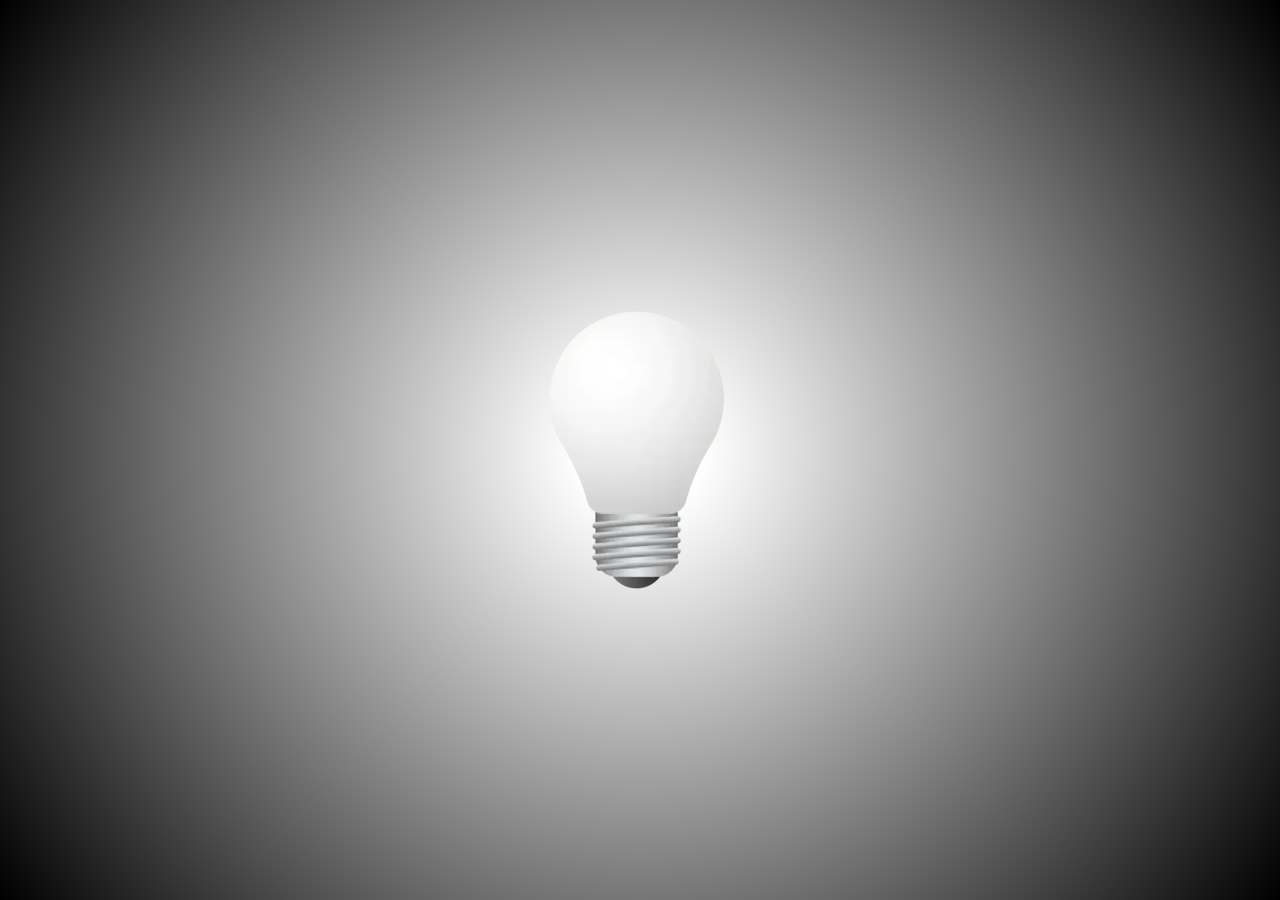
<file: Lampada - Atividade/index.html>
<!DOCTYPE html>
<html lang="pt-BR">
<head>
    <meta charset="UTF-8">
    <meta name="viewport" content="width=device-width, initial-scale=1.0">
    <title>Lâmpada</title>
    <link rel="stylesheet" href="style.css">
    <script src="script.js" defer></script>
</head>
<body>
    <div class="container">
        <img id="lamp" src="assets/lamp_off.png" alt="Lâmpada apagada">     
    </div>
</body>
</html>
</file>
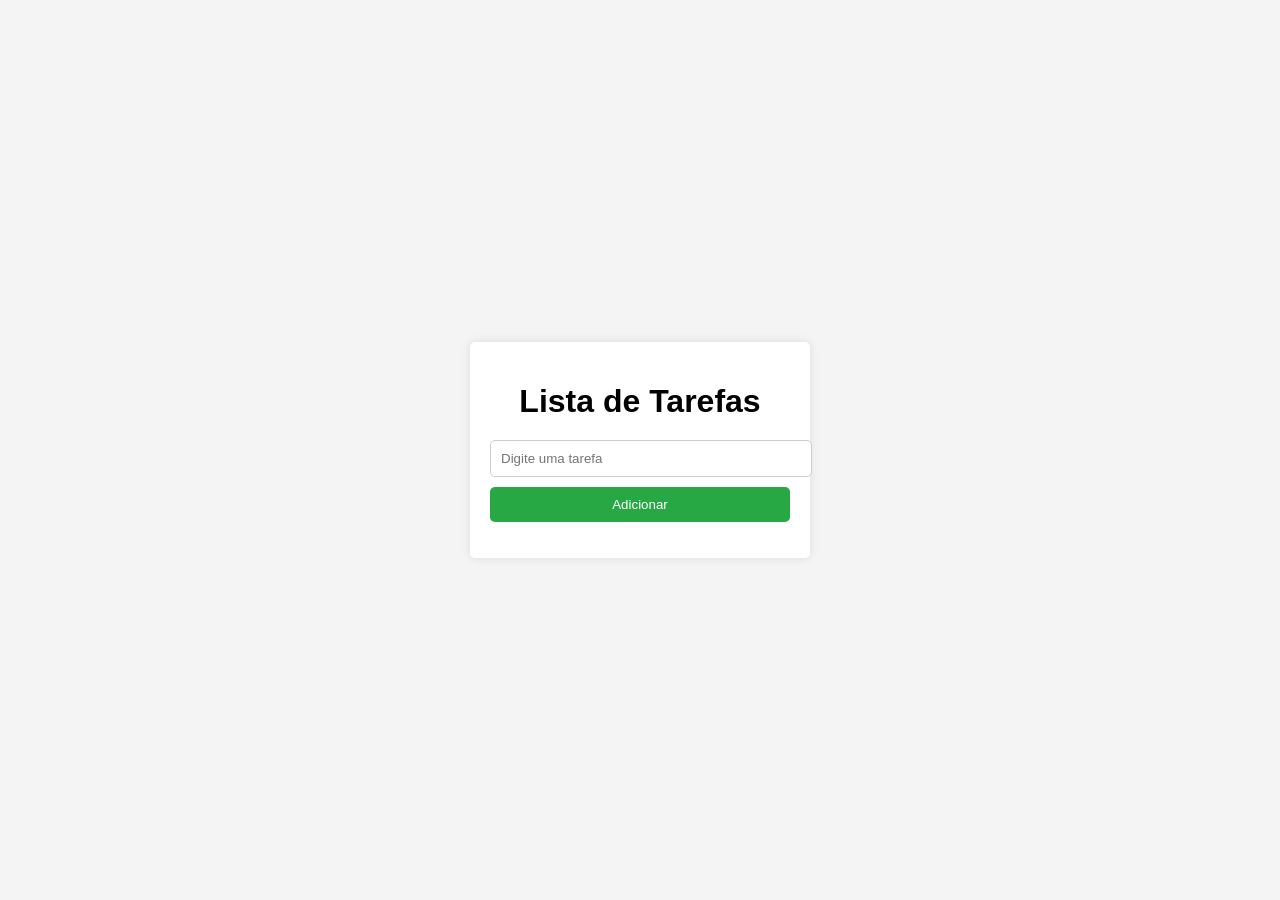
<file: Lista - Atividade/index.html>
<!DOCTYPE html>
<html lang="pt-BR">
<head>
    <meta charset="UTF-8">
    <meta name="viewport" content="width=device-width, initial-scale=1.0">
    <title>Lista de tarefas</title>
    <link rel="stylesheet" href="style.css">
    <script src="script.js" defer></script>
</head>
<body>
    <div class="container">
        <h1>Lista de Tarefas</h1>
        <input type="text" id="taskInput" placeholder="Digite uma tarefa">
        <button id="addTaskButton">Adicionar</button>
        <ul id="taskList"></ul>
    </div>
</body>
</html>
</file>
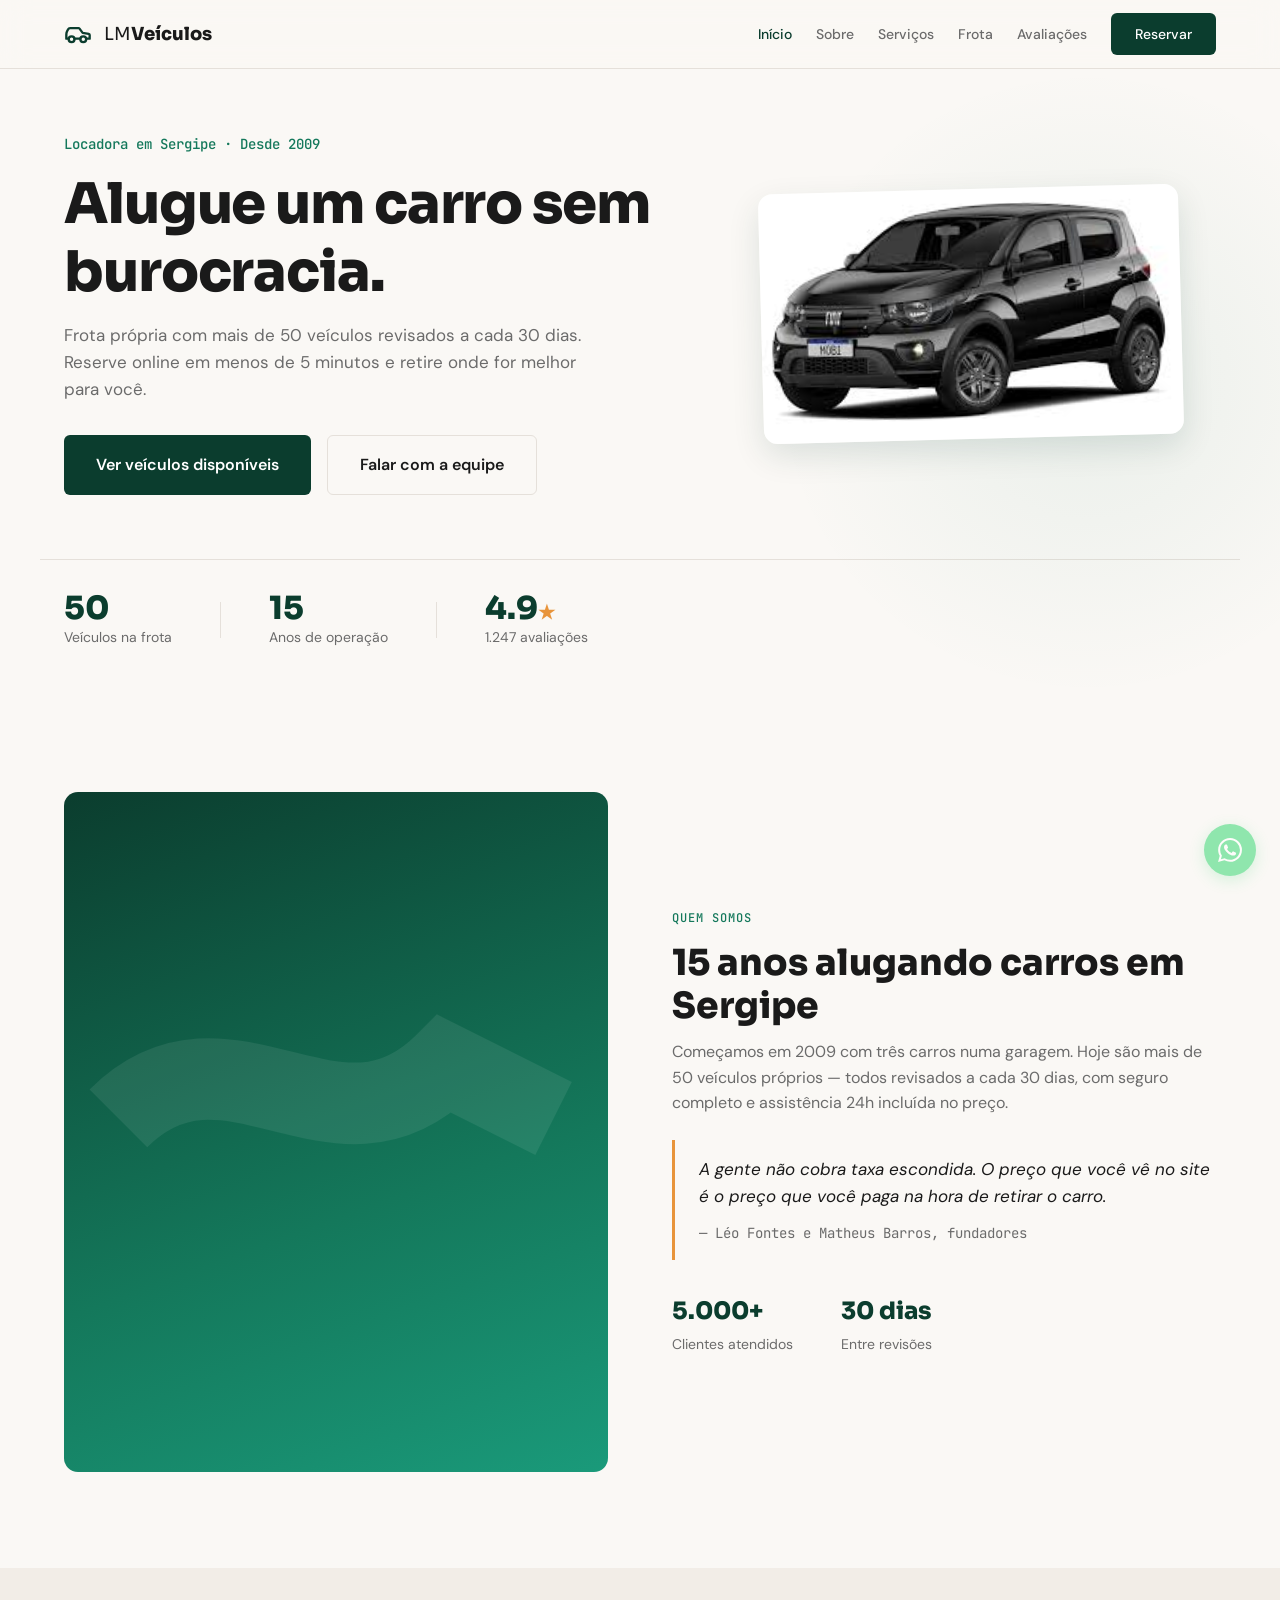
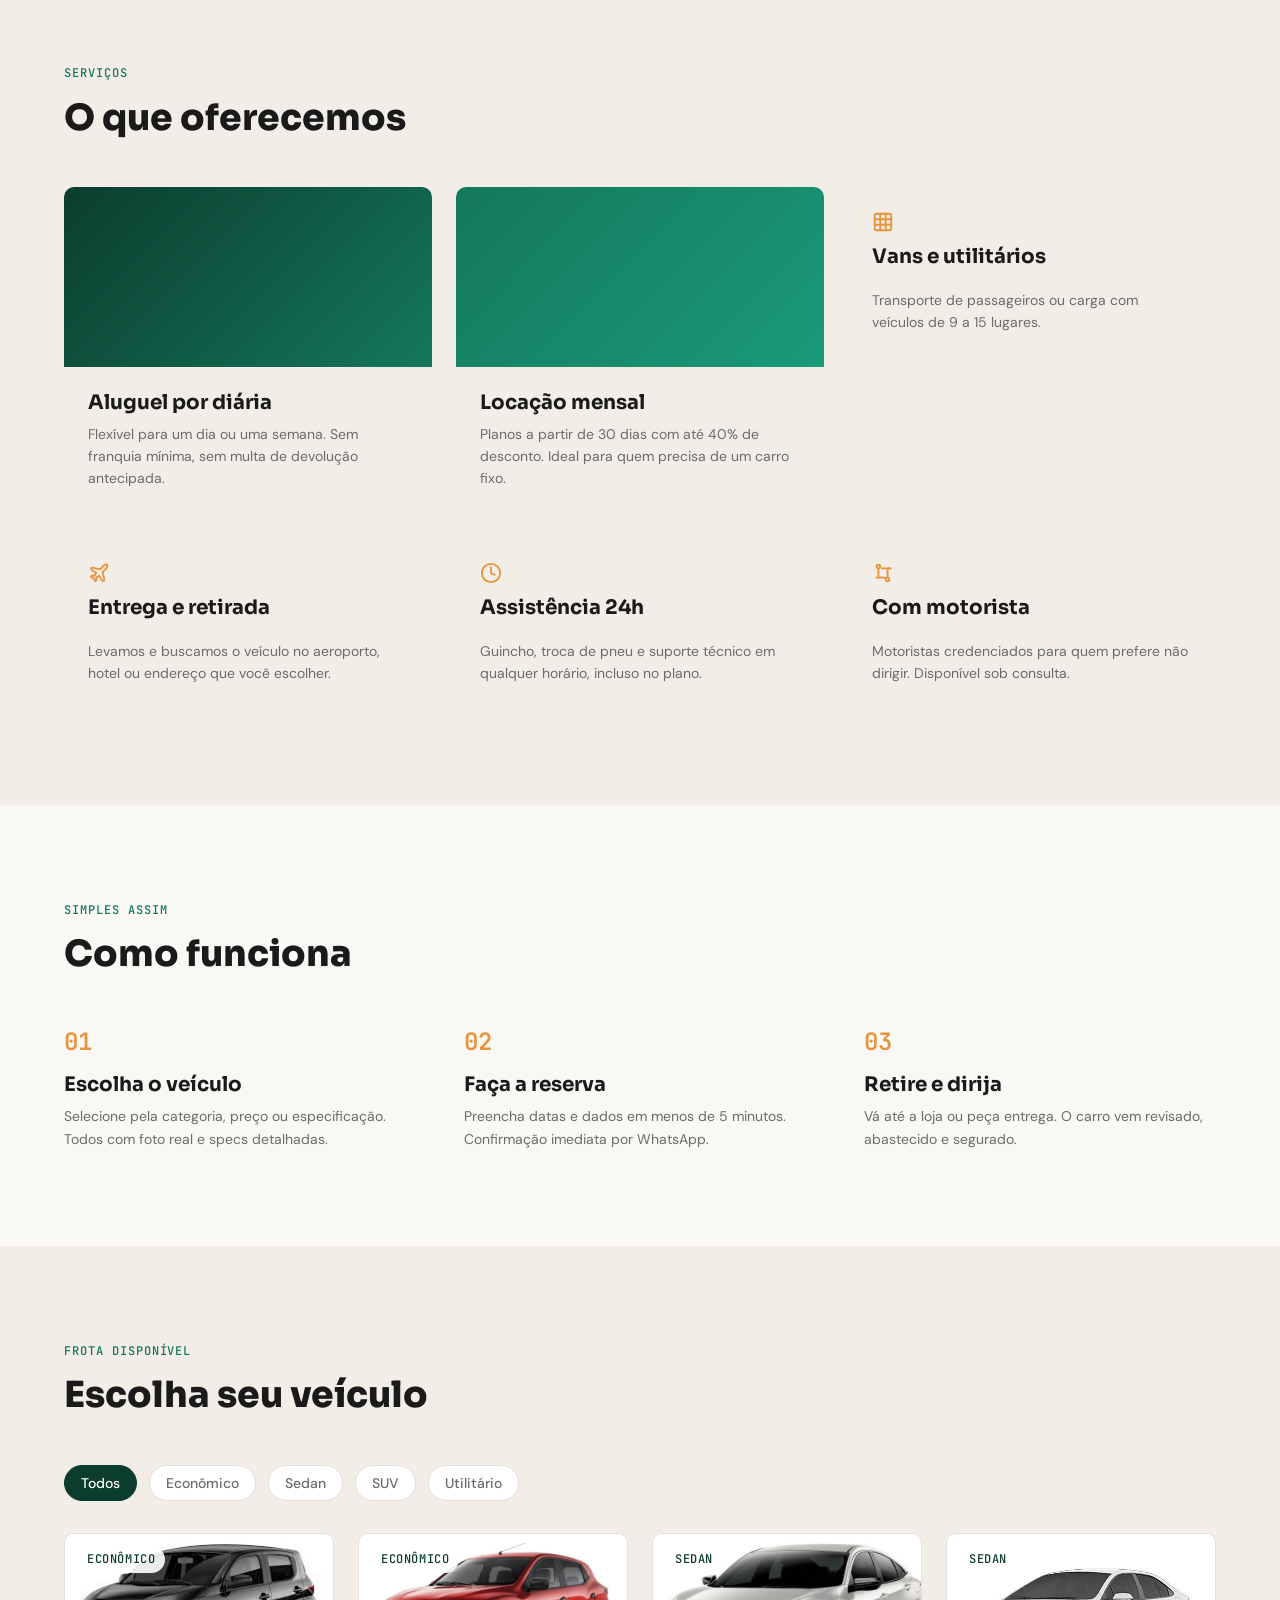
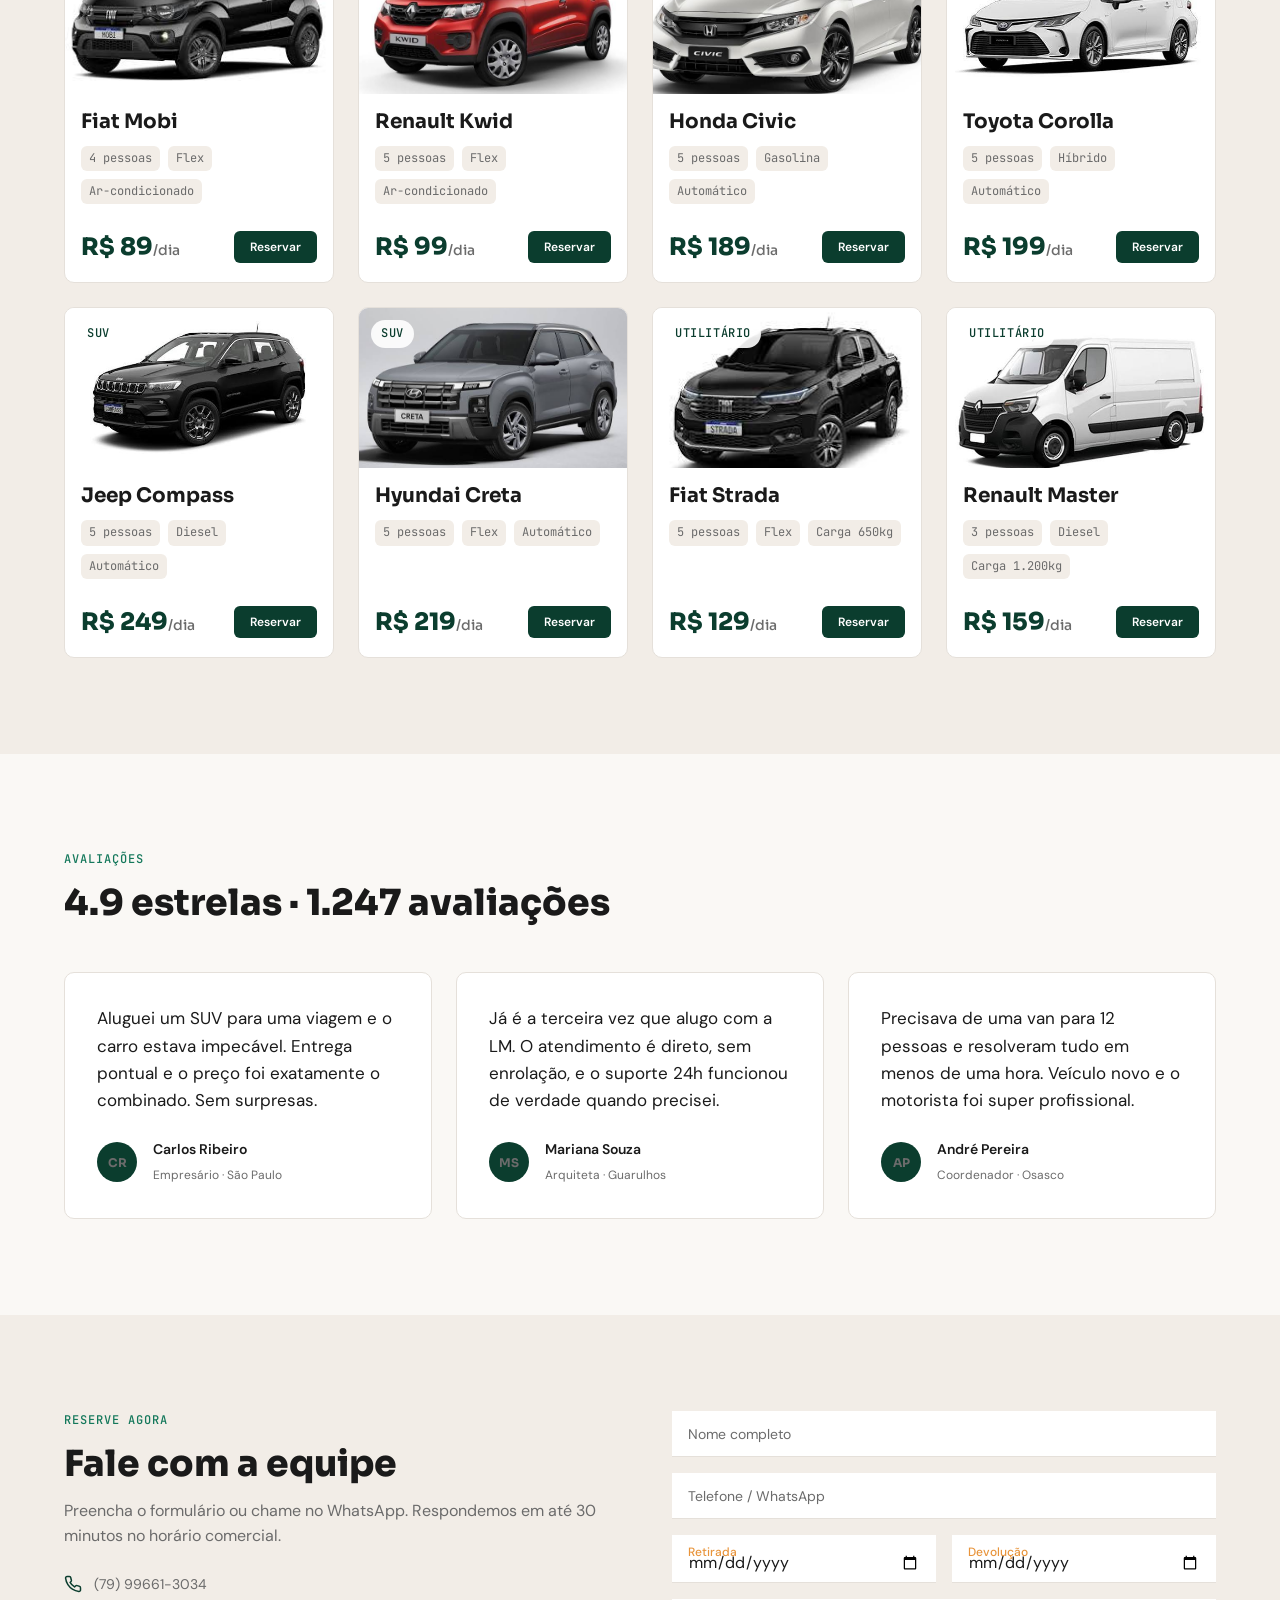
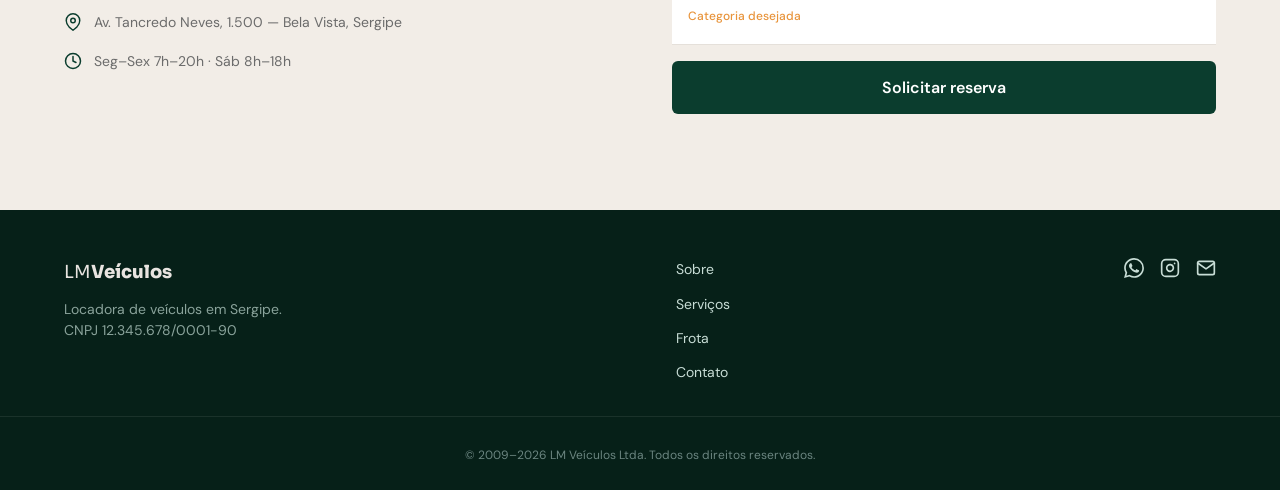
<file: lm veiculos/index.html>
<!DOCTYPE html>
<html lang="pt-BR" data-theme="light">
<head>
  <meta charset="UTF-8" />
  <meta name="viewport" content="width=device-width, initial-scale=1.0" />
  <meta name="description" content="LM Veículos — Locadora de veículos em São Paulo. Frota revisada, preços justos e atendimento direto. Reserve em minutos." />
  <title>LM Veículos — Locadora em Sergipe</title>
  <link rel="preconnect" href="https://fonts.googleapis.com" />
  <link rel="preconnect" href="https://fonts.gstatic.com" crossorigin />
  <link href="https://fonts.googleapis.com/css2?family=Sora:wght@400;600;700;800&family=DM+Sans:wght@400;500;600&family=JetBrains+Mono:wght@500;600&display=swap" rel="stylesheet" />
  <link rel="stylesheet" href="assets/css/tokens.css" />
  <link rel="stylesheet" href="assets/css/base.css" />
  <link rel="stylesheet" href="assets/css/layout.css" />
  <link rel="stylesheet" href="assets/css/components.css" />
</head>
<body>

  <!-- HEADER -->
  <header class="header" id="header">
    <div class="container header__inner">
      <a href="#hero" class="logo" aria-label="LM Veículos">
        <svg class="logo__icon" width="28" height="28" viewBox="0 0 24 24" fill="none" stroke="currentColor" stroke-width="2" stroke-linecap="round" stroke-linejoin="round" aria-hidden="true">
          <path d="M14 16H9m10 0h3v-3.15a1 1 0 0 0-.84-.99L16 11l-2.7-3.6a1 1 0 0 0-.8-.4H5.24a2 2 0 0 0-1.8 1.1l-.8 1.63A6 6 0 0 0 2 12.42V16h2"/>
          <circle cx="6.5" cy="16.5" r="2.5"/>
          <circle cx="16.5" cy="16.5" r="2.5"/>
        </svg>
        <span class="logo__text">LM<strong>Veículos</strong></span>
      </a>

      <nav class="nav" id="nav" aria-label="Navegação principal">
        <button class="nav__toggle" id="navToggle" aria-label="Abrir menu" aria-expanded="false" aria-controls="navList">
          <span></span><span></span><span></span>
        </button>
        <ul class="nav__list" id="navList">
          <li><a href="#hero"        class="nav__link">Início</a></li>
          <li><a href="#sobre"       class="nav__link">Sobre</a></li>
          <li><a href="#servicos"    class="nav__link">Serviços</a></li>
          <li><a href="#frota"       class="nav__link">Frota</a></li>
          <li><a href="#depoimentos" class="nav__link">Avaliações</a></li>
          <li><a href="#contato"     class="nav__link nav__link--cta">Reservar</a></li>
        </ul>
      </nav>
    </div>
  </header>

  <main>

    <!-- HERO -->
    <section class="hero" id="hero">
      <div class="container hero__inner">
        <div class="hero__text reveal">
          <p class="hero__eyebrow">Locadora em Sergipe · Desde 2009</p>
          <h1 class="hero__title">Alugue um carro sem burocracia.</h1>
          <p class="hero__desc">
            Frota própria com mais de 50 veículos revisados a cada 30 dias.
            Reserve online em menos de 5 minutos e retire onde for melhor para você.
          </p>
          <div class="hero__actions">
            <a href="#frota" class="btn btn--primary btn--lg">Ver veículos disponíveis</a>
            <a href="#contato" class="btn btn--outline btn--lg">Falar com a equipe</a>
          </div>
        </div>
        <div class="hero__visual reveal" aria-hidden="true">
          <div class="hero__visual-card">
            <div class="hero__visual-img"></div>
            <div class="hero__visual-info">
              <span class="hero__visual-tag">Disponível agora</span>
              <span class="hero__visual-price">R$ 89/dia</span>
            </div>
          </div>
        </div>
      </div>

      <div class="container hero__stats reveal">
        <div class="hero__stat">
          <span class="hero__stat-num" data-count="50">0</span>
          <span class="hero__stat-label">Veículos na frota</span>
        </div>
        <span class="hero__stat-divider"></span>
        <div class="hero__stat">
          <span class="hero__stat-num" data-count="15">0</span>
          <span class="hero__stat-label">Anos de operação</span>
        </div>
        <span class="hero__stat-divider"></span>
        <div class="hero__stat">
          <span class="hero__stat-num">4.9<small>★</small></span>
          <span class="hero__stat-label">1.247 avaliações</span>
        </div>
      </div>
    </section>

    <!-- SOBRE -->
    <section class="section sobre" id="sobre">
      <div class="container sobre__grid">
        <div class="sobre__img reveal" aria-hidden="true"></div>
        <div class="sobre__text reveal">
          <p class="eyebrow">Quem somos</p>
          <h2 class="section__title">15 anos alugando carros em Sergipe</h2>
          <p class="section__text">
            Começamos em 2009 com três carros numa garagem. Hoje são mais de 50
            veículos próprios — todos revisados a cada 30 dias, com seguro completo
            e assistência 24h incluída no preço.
          </p>
          <blockquote class="sobre__quote">
            A gente não cobra taxa escondida. O preço que você vê no site é o
            preço que você paga na hora de retirar o carro.
            <cite>— Léo Fontes e Matheus Barros, fundadores</cite>
          </blockquote>
          <div class="sobre__metrics">
            <div class="sobre__metric">
              <span class="sobre__metric-num">5.000+</span>
              <span class="sobre__metric-label">Clientes atendidos</span>
            </div>
            <div class="sobre__metric">
              <span class="sobre__metric-num">30 dias</span>
              <span class="sobre__metric-label">Entre revisões</span>
            </div>
          </div>
        </div>
      </div>
    </section>

    <!-- SERVIÇOS -->
    <section class="section section--alt servicos" id="servicos">
      <div class="container">
        <div class="section__head reveal">
          <p class="eyebrow">Serviços</p>
          <h2 class="section__title">O que oferecemos</h2>
        </div>
        <div class="servicos__grid reveal">
          <article class="servico servico--lg">
            <div class="servico__img servico__img--1"></div>
            <div class="servico__body">
              <h3 class="servico__title">Aluguel por diária</h3>
              <p class="servico__text">Flexível para um dia ou uma semana. Sem franquia mínima, sem multa de devolução antecipada.</p>
            </div>
          </article>
          <article class="servico servico--lg">
            <div class="servico__img servico__img--2"></div>
            <div class="servico__body">
              <h3 class="servico__title">Locação mensal</h3>
              <p class="servico__text">Planos a partir de 30 dias com até 40% de desconto. Ideal para quem precisa de um carro fixo.</p>
            </div>
          </article>
          <article class="servico">
            <div class="servico__body servico__body--sm">
              <svg width="22" height="22" viewBox="0 0 24 24" fill="none" stroke="currentColor" stroke-width="2" stroke-linecap="round" stroke-linejoin="round"><rect x="3" y="3" width="18" height="18" rx="2"/><path d="M9 3v18M15 3v18M3 9h18M3 15h18"/></svg>
              <h3 class="servico__title">Vans e utilitários</h3>
              <p class="servico__text">Transporte de passageiros ou carga com veículos de 9 a 15 lugares.</p>
            </div>
          </article>
          <article class="servico">
            <div class="servico__body servico__body--sm">
              <svg width="22" height="22" viewBox="0 0 24 24" fill="none" stroke="currentColor" stroke-width="2" stroke-linecap="round" stroke-linejoin="round"><path d="M17.8 19.2 16 11l3.5-3.5C21 6 21.5 4 21 3c-1-.5-3 0-4.5 1.5L13 8 4.8 6.2c-.5-.1-.9.1-1.1.5l-.3.5c-.2.5-.1 1 .3 1.3L9 12l-2 3H4l-1 1 3 2 2 3 1-1v-3l3-2 3.5 5.3c.3.4.8.5 1.3.3l.5-.2c.4-.3.6-.7.5-1.2z"/></svg>
              <h3 class="servico__title">Entrega e retirada</h3>
              <p class="servico__text">Levamos e buscamos o veículo no aeroporto, hotel ou endereço que você escolher.</p>
            </div>
          </article>
          <article class="servico">
            <div class="servico__body servico__body--sm">
              <svg width="22" height="22" viewBox="0 0 24 24" fill="none" stroke="currentColor" stroke-width="2" stroke-linecap="round" stroke-linejoin="round"><circle cx="12" cy="12" r="10"/><path d="M12 6v6l4 2"/></svg>
              <h3 class="servico__title">Assistência 24h</h3>
              <p class="servico__text">Guincho, troca de pneu e suporte técnico em qualquer horário, incluso no plano.</p>
            </div>
          </article>
          <article class="servico">
            <div class="servico__body servico__body--sm">
              <svg width="22" height="22" viewBox="0 0 24 24" fill="none" stroke="currentColor" stroke-width="2" stroke-linecap="round" stroke-linejoin="round"><path d="M20 7h-9M14 17H5M17 17a2 2 0 1 0 0 4 2 2 0 0 0 0-4zM7 3a2 2 0 1 0 0 4 2 2 0 0 0 0-4z"/><path d="M7 7v10M17 17V7h3"/></svg>
              <h3 class="servico__title">Com motorista</h3>
              <p class="servico__text">Motoristas credenciados para quem prefere não dirigir. Disponível sob consulta.</p>
            </div>
          </article>
        </div>
      </div>
    </section>

    <!-- COMO FUNCIONA -->
    <section class="section como-funciona" id="como-funciona">
      <div class="container">
        <div class="section__head reveal">
          <p class="eyebrow">Simples assim</p>
          <h2 class="section__title">Como funciona</h2>
        </div>
        <div class="passos reveal">
          <div class="passo">
            <span class="passo__num">01</span>
            <h3 class="passo__title">Escolha o veículo</h3>
            <p class="passo__text">Selecione pela categoria, preço ou especificação. Todos com foto real e specs detalhadas.</p>
          </div>
          <div class="passo">
            <span class="passo__num">02</span>
            <h3 class="passo__title">Faça a reserva</h3>
            <p class="passo__text">Preencha datas e dados em menos de 5 minutos. Confirmação imediata por WhatsApp.</p>
          </div>
          <div class="passo">
            <span class="passo__num">03</span>
            <h3 class="passo__title">Retire e dirija</h3>
            <p class="passo__text">Vá até a loja ou peça entrega. O carro vem revisado, abastecido e segurado.</p>
          </div>
        </div>
      </div>
    </section>

    <!-- FROTA -->
    <section class="section section--alt frota" id="frota">
      <div class="container">
        <div class="section__head reveal">
          <p class="eyebrow">Frota disponível</p>
          <h2 class="section__title">Escolha seu veículo</h2>
        </div>
        <div class="frota__filtros reveal" id="frotaFiltros">
          <button class="chip chip--active" data-filter="todos">Todos</button>
          <button class="chip" data-filter="economico">Econômico</button>
          <button class="chip" data-filter="sedan">Sedan</button>
          <button class="chip" data-filter="suv">SUV</button>
          <button class="chip" data-filter="utilitario">Utilitário</button>
        </div>
        <div class="frota__grid reveal" id="frotaGrid">

          <article class="card veiculo" data-categoria="economico">
            <div class="veiculo__img veiculo__img--1"><span class="veiculo__tag">Econômico</span></div>
            <div class="veiculo__body">
              <h3 class="veiculo__name">Fiat Mobi</h3>
              <div class="veiculo__specs">
                <span>4 pessoas</span><span>Flex</span><span>Ar-condicionado</span>
              </div>
              <div class="veiculo__footer">
                <span class="veiculo__price">R$ 89<span>/dia</span></span>
                <button class="btn btn--primary btn--sm js-reservar" data-veiculo="Fiat Mobi">Reservar</button>
              </div>
            </div>
          </article>

          <article class="card veiculo" data-categoria="economico">
            <div class="veiculo__img veiculo__img--2"><span class="veiculo__tag">Econômico</span></div>
            <div class="veiculo__body">
              <h3 class="veiculo__name">Renault Kwid</h3>
              <div class="veiculo__specs">
                <span>5 pessoas</span><span>Flex</span><span>Ar-condicionado</span>
              </div>
              <div class="veiculo__footer">
                <span class="veiculo__price">R$ 99<span>/dia</span></span>
                <button class="btn btn--primary btn--sm js-reservar" data-veiculo="Renault Kwid">Reservar</button>
              </div>
            </div>
          </article>

          <article class="card veiculo" data-categoria="sedan">
            <div class="veiculo__img veiculo__img--3"><span class="veiculo__tag">Sedan</span></div>
            <div class="veiculo__body">
              <h3 class="veiculo__name">Honda Civic</h3>
              <div class="veiculo__specs">
                <span>5 pessoas</span><span>Gasolina</span><span>Automático</span>
              </div>
              <div class="veiculo__footer">
                <span class="veiculo__price">R$ 189<span>/dia</span></span>
                <button class="btn btn--primary btn--sm js-reservar" data-veiculo="Honda Civic">Reservar</button>
              </div>
            </div>
          </article>

          <article class="card veiculo" data-categoria="sedan">
            <div class="veiculo__img veiculo__img--4"><span class="veiculo__tag">Sedan</span></div>
            <div class="veiculo__body">
              <h3 class="veiculo__name">Toyota Corolla</h3>
              <div class="veiculo__specs">
                <span>5 pessoas</span><span>Híbrido</span><span>Automático</span>
              </div>
              <div class="veiculo__footer">
                <span class="veiculo__price">R$ 199<span>/dia</span></span>
                <button class="btn btn--primary btn--sm js-reservar" data-veiculo="Toyota Corolla">Reservar</button>
              </div>
            </div>
          </article>

          <article class="card veiculo" data-categoria="suv">
            <div class="veiculo__img veiculo__img--5"><span class="veiculo__tag">SUV</span></div>
            <div class="veiculo__body">
              <h3 class="veiculo__name">Jeep Compass</h3>
              <div class="veiculo__specs">
                <span>5 pessoas</span><span>Diesel</span><span>Automático</span>
              </div>
              <div class="veiculo__footer">
                <span class="veiculo__price">R$ 249<span>/dia</span></span>
                <button class="btn btn--primary btn--sm js-reservar" data-veiculo="Jeep Compass">Reservar</button>
              </div>
            </div>
          </article>

          <article class="card veiculo" data-categoria="suv">
            <div class="veiculo__img veiculo__img--6"><span class="veiculo__tag">SUV</span></div>
            <div class="veiculo__body">
              <h3 class="veiculo__name">Hyundai Creta</h3>
              <div class="veiculo__specs">
                <span>5 pessoas</span><span>Flex</span><span>Automático</span>
              </div>
              <div class="veiculo__footer">
                <span class="veiculo__price">R$ 219<span>/dia</span></span>
                <button class="btn btn--primary btn--sm js-reservar" data-veiculo="Hyundai Creta">Reservar</button>
              </div>
            </div>
          </article>

          <article class="card veiculo" data-categoria="utilitario">
            <div class="veiculo__img veiculo__img--7"><span class="veiculo__tag">Utilitário</span></div>
            <div class="veiculo__body">
              <h3 class="veiculo__name">Fiat Strada</h3>
              <div class="veiculo__specs">
                <span>5 pessoas</span><span>Flex</span><span>Carga 650kg</span>
              </div>
              <div class="veiculo__footer">
                <span class="veiculo__price">R$ 129<span>/dia</span></span>
                <button class="btn btn--primary btn--sm js-reservar" data-veiculo="Fiat Strada">Reservar</button>
              </div>
            </div>
          </article>

          <article class="card veiculo" data-categoria="utilitario">
            <div class="veiculo__img veiculo__img--8"><span class="veiculo__tag">Utilitário</span></div>
            <div class="veiculo__body">
              <h3 class="veiculo__name">Renault Master</h3>
              <div class="veiculo__specs">
                <span>3 pessoas</span><span>Diesel</span><span>Carga 1.200kg</span>
              </div>
              <div class="veiculo__footer">
                <span class="veiculo__price">R$ 159<span>/dia</span></span>
                <button class="btn btn--primary btn--sm js-reservar" data-veiculo="Renault Master">Reservar</button>
              </div>
            </div>
          </article>
        </div>
        <p class="frota__empty" id="frotaEmpty" hidden>Nenhum veículo nesta categoria no momento.</p>
      </div>
    </section>

    <!-- DEPOIMENTOS -->
    <section class="section depoimentos" id="depoimentos">
      <div class="container">
        <div class="section__head reveal">
          <p class="eyebrow">Avaliações</p>
          <h2 class="section__title">4.9 estrelas · 1.247 avaliações</h2>
        </div>
        <div class="depoimentos__grid reveal">
          <article class="depoimento">
            <p class="depoimento__text">Aluguei um SUV para uma viagem e o carro estava impecável. Entrega pontual e o preço foi exatamente o combinado. Sem surpresas.</p>
            <div class="depoimento__author">
              <span class="depoimento__avatar">CR</span>
              <div><strong>Carlos Ribeiro</strong><span>Empresário · São Paulo</span></div>
            </div>
          </article>
          <article class="depoimento">
            <p class="depoimento__text">Já é a terceira vez que alugo com a LM. O atendimento é direto, sem enrolação, e o suporte 24h funcionou de verdade quando precisei.</p>
            <div class="depoimento__author">
              <span class="depoimento__avatar">MS</span>
              <div><strong>Mariana Souza</strong><span>Arquiteta · Guarulhos</span></div>
            </div>
          </article>
          <article class="depoimento">
            <p class="depoimento__text">Precisava de uma van para 12 pessoas e resolveram tudo em menos de uma hora. Veículo novo e o motorista foi super profissional.</p>
            <div class="depoimento__author">
              <span class="depoimento__avatar">AP</span>
              <div><strong>André Pereira</strong><span>Coordenador · Osasco</span></div>
            </div>
          </article>
        </div>
      </div>
    </section>

    <!-- CONTATO -->
    <section class="section section--alt contato" id="contato">
      <div class="container contato__grid">
        <div class="contato__info reveal">
          <p class="eyebrow">Reserve agora</p>
          <h2 class="section__title">Fale com a equipe</h2>
          <p class="section__text">Preencha o formulário ou chame no WhatsApp. Respondemos em até 30 minutos no horário comercial.</p>
          <div class="contato__detalhes">
            <a href="#" class="contato__item">
              <svg width="18" height="18" viewBox="0 0 24 24" fill="none" stroke="currentColor" stroke-width="2" stroke-linecap="round" stroke-linejoin="round"><path d="M22 16.92v3a2 2 0 0 1-2.18 2 19.79 19.79 0 0 1-8.63-3.07 19.5 19.5 0 0 1-6-6 19.79 19.79 0 0 1-3.07-8.67A2 2 0 0 1 4.11 2h3a2 2 0 0 1 2 1.72c.127.96.361 1.903.7 2.81a2 2 0 0 1-.45 2.11L8.09 9.91a16 16 0 0 0 6 6l1.27-1.27a2 2 0 0 1 2.11-.45c.907.339 1.85.573 2.81.7A2 2 0 0 1 22 16.92z"/></svg>
              (79) 99661-3034
            </a>
            <a href="#" class="contato__item">
              <svg width="18" height="18" viewBox="0 0 24 24" fill="none" stroke="currentColor" stroke-width="2" stroke-linecap="round" stroke-linejoin="round"><path d="M21 10c0 7-9 13-9 13s-9-6-9-13a9 9 0 0 1 18 0z"/><circle cx="12" cy="10" r="3"/></svg>
              Av. Tancredo Neves, 1.500 — Bela Vista, Sergipe
            </a>
            <span class="contato__item">
              <svg width="18" height="18" viewBox="0 0 24 24" fill="none" stroke="currentColor" stroke-width="2" stroke-linecap="round" stroke-linejoin="round"><circle cx="12" cy="12" r="10"/><path d="M12 6v6l4 2"/></svg>
              Seg–Sex 7h–20h · Sáb 8h–18h
            </span>
          </div>
        </div>
        <form class="form contato__form reveal" id="formContato" novalidate>
          <div class="form__group">
            <input type="text" id="nome" class="form__input" placeholder=" " required />
            <label for="nome" class="form__label">Nome completo</label>
          </div>
          <div class="form__group">
            <input type="tel" id="telefone" class="form__input" placeholder=" " required />
            <label for="telefone" class="form__label">Telefone / WhatsApp</label>
          </div>
          <div class="form__row">
            <div class="form__group">
              <input type="date" id="dataRetirada" class="form__input" placeholder=" " required />
              <label for="dataRetirada" class="form__label">Retirada</label>
            </div>
            <div class="form__group">
              <input type="date" id="dataDevolucao" class="form__input" placeholder=" " required />
              <label for="dataDevolucao" class="form__label">Devolução</label>
            </div>
          </div>
          <div class="form__group">
            <select id="categoria" class="form__input form__input--select" required>
              <option value="" disabled selected></option>
              <option value="economico">Econômico</option>
              <option value="sedan">Sedan</option>
              <option value="suv">SUV</option>
              <option value="utilitario">Utilitário</option>
            </select>
            <label for="categoria" class="form__label">Categoria desejada</label>
          </div>
          <button type="submit" class="btn btn--primary btn--block btn--lg">Solicitar reserva</button>
          <p class="form__feedback" id="formFeedback" hidden>Recebemos sua solicitação. Entraremos em contato em até 30 minutos.</p>
        </form>
      </div>
    </section>
  </main>

  <!-- FOOTER -->
  <footer class="footer">
    <div class="container footer__inner">
      <div class="footer__brand">
        <span class="logo__text logo__text--light">LM<strong>Veículos</strong></span>
        <p class="footer__copy">Locadora de veículos em Sergipe.<br>CNPJ 12.345.678/0001-90</p>
      </div>
      <div class="footer__links">
        <a href="#sobre">Sobre</a>
        <a href="#servicos">Serviços</a>
        <a href="#frota">Frota</a>
        <a href="#contato">Contato</a>
      </div>
      <div class="footer__social">
        <a href="#" aria-label="WhatsApp"><svg width="20" height="20" viewBox="0 0 24 24" fill="currentColor"><path d="M17.472 14.382c-.297-.149-1.758-.867-2.03-.967-.273-.099-.471-.148-.67.15-.197.297-.767.966-.94 1.164-.173.199-.347.223-.644.075-.297-.15-1.255-.463-2.39-1.475-.883-.788-1.48-1.761-1.653-2.059-.173-.297-.018-.458.13-.606.134-.133.298-.347.446-.52.149-.174.198-.298.298-.497.099-.198.05-.371-.025-.52-.075-.149-.669-1.612-.916-2.207-.242-.579-.487-.5-.669-.51l-.57-.01c-.198 0-.52.074-.792.372-.272.297-1.04 1.016-1.04 2.479 0 1.462 1.065 2.875 1.213 3.074.149.198 2.096 3.2 5.077 4.487.709.306 1.262.489 1.694.625.712.227 1.36.195 1.872.118.571-.085 1.758-.719 2.006-1.413.248-.694.248-1.289.173-1.413-.074-.124-.272-.198-.57-.347m-5.421 7.403h-.004a9.87 9.87 0 0 1-5.031-1.378l-.361-.214-3.741.982.998-3.648-.235-.374a9.86 9.86 0 0 1-1.51-5.26c.002-5.45 4.436-9.884 9.888-9.884 2.64 0 5.122 1.03 6.988 2.898a9.825 9.825 0 0 1 2.893 6.994c-.003 5.45-4.437 9.884-9.885 9.884m8.413-18.297A11.815 11.815 0 0 0 12.05 0C5.495 0 .16 5.335.157 11.892c0 2.096.547 4.142 1.588 5.945L.057 24l6.305-1.654a11.882 11.882 0 0 0 5.683 1.448h.005c6.554 0 11.89-5.335 11.893-11.893a11.821 11.821 0 0 0-3.48-8.413Z"/></svg></a>
        <a href="#" aria-label="Instagram"><svg width="20" height="20" viewBox="0 0 24 24" fill="none" stroke="currentColor" stroke-width="2" stroke-linecap="round" stroke-linejoin="round"><rect x="2" y="2" width="20" height="20" rx="5"/><path d="M16 11.37A4 4 0 1 1 12.63 8 4 4 0 0 1 16 11.37z"/><line x1="17.5" y1="6.5" x2="17.5" y2="6.5"/></svg></a>
        <a href="#" aria-label="E-mail"><svg width="20" height="20" viewBox="0 0 24 24" fill="none" stroke="currentColor" stroke-width="2" stroke-linecap="round" stroke-linejoin="round"><path d="M4 4h16c1.1 0 2 .9 2 2v12c0 1.1-.9 2-2 2H4c-1.1 0-2-.9-2-2V6c0-1.1.9-2 2-2z"/><polyline points="22,6 12,13 2,6"/></svg></a>
      </div>
    </div>
    <div class="footer__bottom">
      <span>© 2009–2026 LM Veículos Ltda. Todos os direitos reservados.</span>
    </div>
  </footer>

  <!-- WHATSAPP FLOAT -->
  <a href="#" class="whatsapp-float" aria-label="Falar no WhatsApp" id="whatsappFloat">
    <svg width="24" height="24" viewBox="0 0 24 24" fill="currentColor"><path d="M17.472 14.382c-.297-.149-1.758-.867-2.03-.967-.273-.099-.471-.148-.67.15-.197.297-.767.966-.94 1.164-.173.199-.347.223-.644.075-.297-.15-1.255-.463-2.39-1.475-.883-.788-1.48-1.761-1.653-2.059-.173-.297-.018-.458.13-.606.134-.133.298-.347.446-.52.149-.174.198-.298.298-.497.099-.198.05-.371-.025-.52-.075-.149-.669-1.612-.916-2.207-.242-.579-.487-.5-.669-.51l-.57-.01c-.198 0-.52.074-.792.372-.272.297-1.04 1.016-1.04 2.479 0 1.462 1.065 2.875 1.213 3.074.149.198 2.096 3.2 5.077 4.487.709.306 1.262.489 1.694.625.712.227 1.36.195 1.872.118.571-.085 1.758-.719 2.006-1.413.248-.694.248-1.289.173-1.413-.074-.124-.272-.198-.57-.347m-5.421 7.403h-.004a9.87 9.87 0 0 1-5.031-1.378l-.361-.214-3.741.982.998-3.648-.235-.374a9.86 9.86 0 0 1-1.51-5.26c.002-5.45 4.436-9.884 9.888-9.884 2.64 0 5.122 1.03 6.988 2.898a9.825 9.825 0 0 1 2.893 6.994c-.003 5.45-4.437 9.884-9.885 9.884m8.413-18.297A11.815 11.815 0 0 0 12.05 0C5.495 0 .16 5.335.157 11.892c0 2.096.547 4.142 1.588 5.945L.057 24l6.305-1.654a11.882 11.882 0 0 0 5.683 1.448h.005c6.554 0 11.89-5.335 11.893-11.893a11.821 11.821 0 0 0-3.48-8.413Z"/></svg>
  </a>

  <script src="assets/js/main.js"></script>
</body>
</html>
</file>
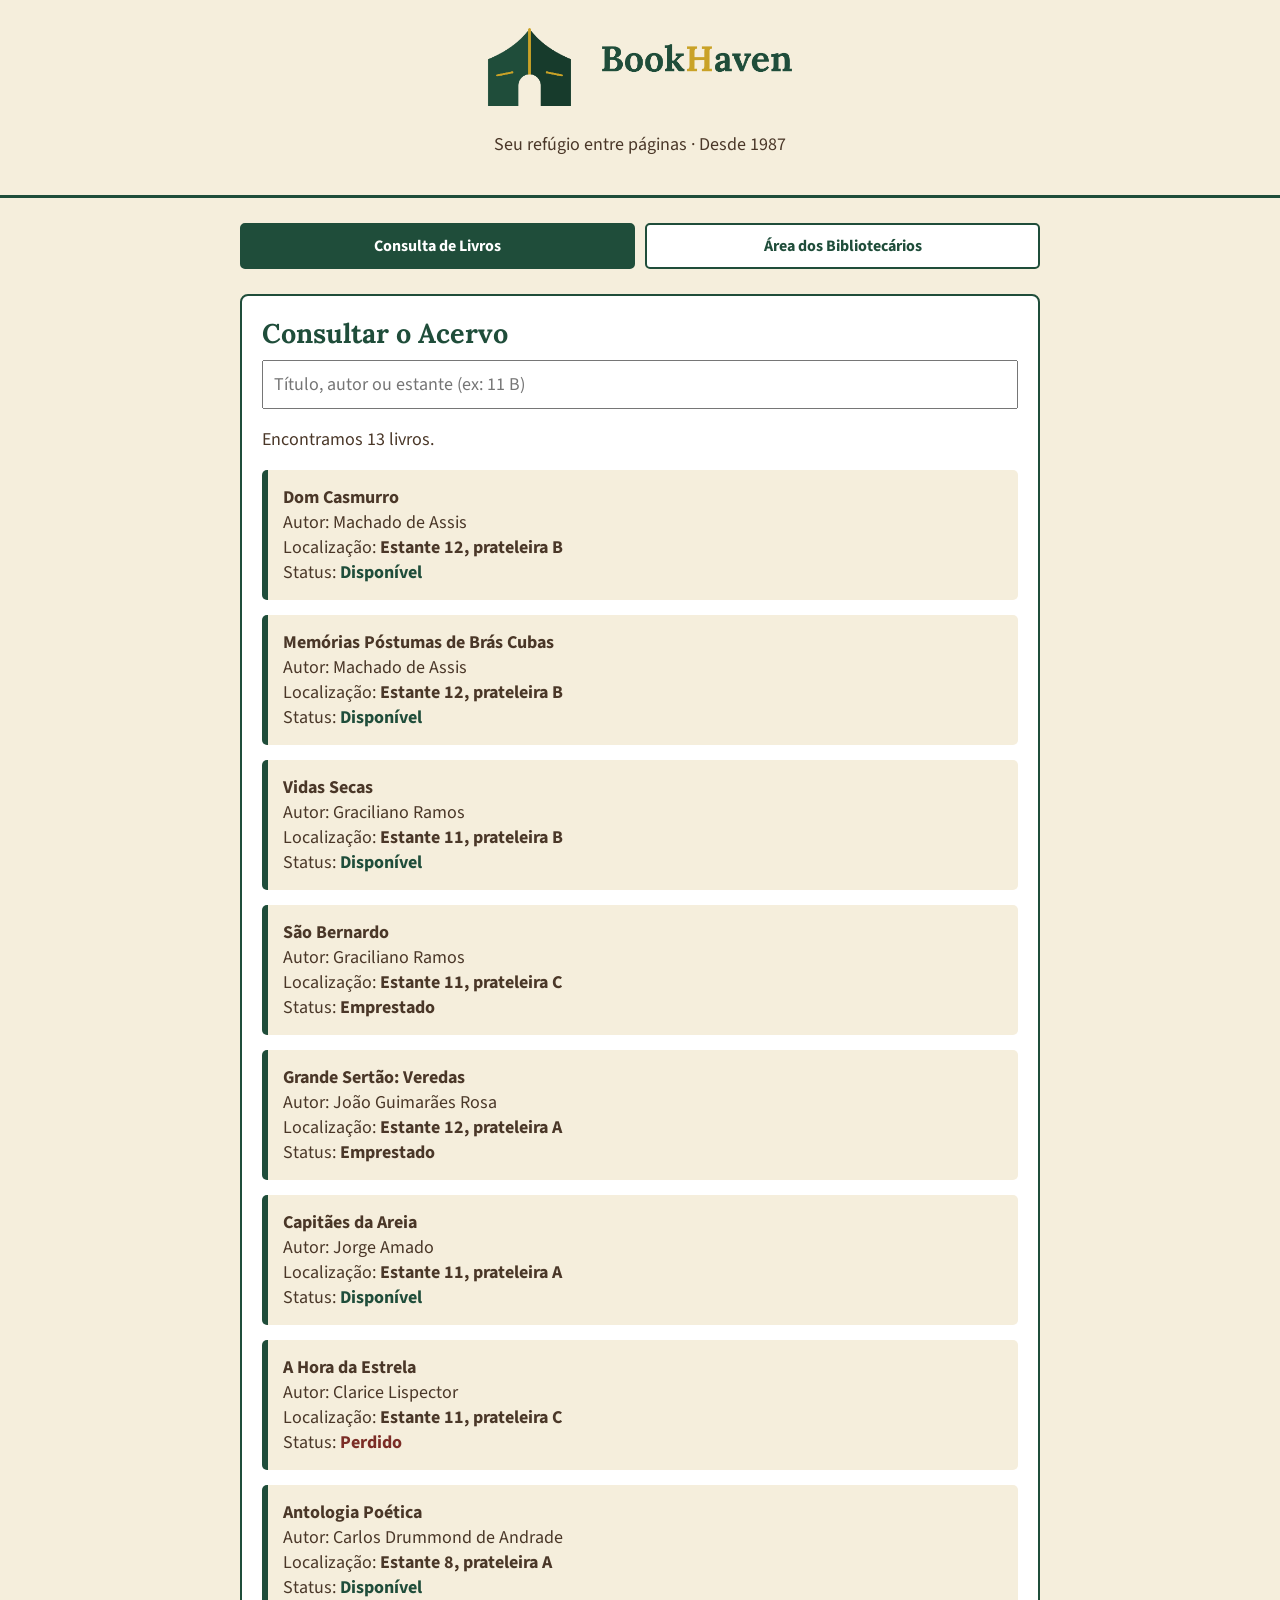
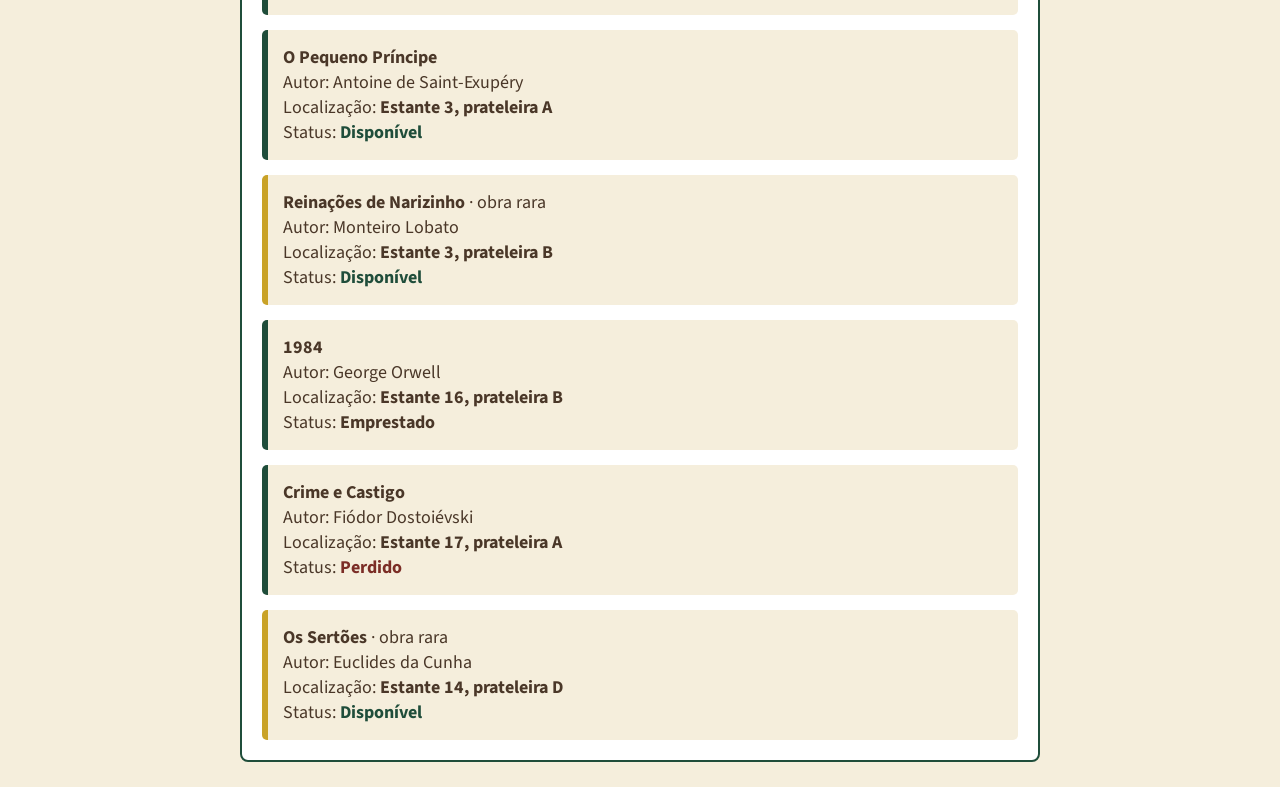
<file: Book-Haven/Book-Haven/Book-Haven/index.html>
<!DOCTYPE html>
<html lang="pt-BR">
<head>
  <meta charset="UTF-8">
  <meta name="viewport" content="width=device-width, initial-scale=1.0">
  <title>BookHaven</title>
  <link href="https://fonts.googleapis.com/css2?family=Lora:wght@700&family=Source+Sans+3:wght@400;700&display=swap" rel="stylesheet">
  <link rel="stylesheet" href="style.css">
</head>
<body>
  <header>
    <h1><img src="logo.png" alt="BookHaven" class="logo"></h1>
    <p>Seu refúgio entre páginas · Desde 1987</p>
  </header>

  <main>
    <nav class="abas">
      <button id="aba-leitor" class="ativa" onclick="mostrarAba('leitor')">Consulta de Livros</button>
      <button id="aba-bibliotecario" onclick="mostrarAba('bibliotecario')">Área dos Bibliotecários</button>
    </nav>

    <section id="tela-leitor" class="caixa">
      <h2>Consultar o Acervo</h2>
      <input id="busca-leitor" oninput="desenhar()" placeholder="Título, autor ou estante (ex: 11 B)">
      <p id="aviso-leitor" aria-live="polite"></p>
      <div id="lista-leitor"></div>
    </section>

    <section id="tela-bibliotecario" hidden>
      <p class="perdidos">Exemplares perdidos: <strong id="total-perdidos">0</strong></p>

      <div class="caixa">
        <h2>Cadastrar / Editar Livro</h2>
        <input id="titulo" placeholder="Título">
        <input id="autor" placeholder="Autor">
        <input id="local" placeholder="Localização (ex: Estante 12, prateleira B)">
        <select id="status">
          <option>Disponível</option>
          <option>Emprestado</option>
          <option>Perdido</option>
        </select>
        <label><input type="checkbox" id="rara"> Obra rara</label>
        <button id="btn-salvar" class="btn-verde" onclick="salvarLivro()">Salvar Livro</button>
        <button id="btn-cancelar" class="btn-dourado" onclick="limparForm()" hidden>Cancelar</button>
        <p id="aviso" aria-live="polite"></p>
      </div>

      <div class="caixa">
        <h2>Gerenciar Acervo</h2>
        <input id="busca-bibliotecario" oninput="desenhar()" placeholder="Título, autor ou estante (ex: 11 B)">
        <div id="lista-bibliotecario"></div>
      </div>
    </section>
  </main>

  <script src="script.js"></script>
</body>
</html>
</file>
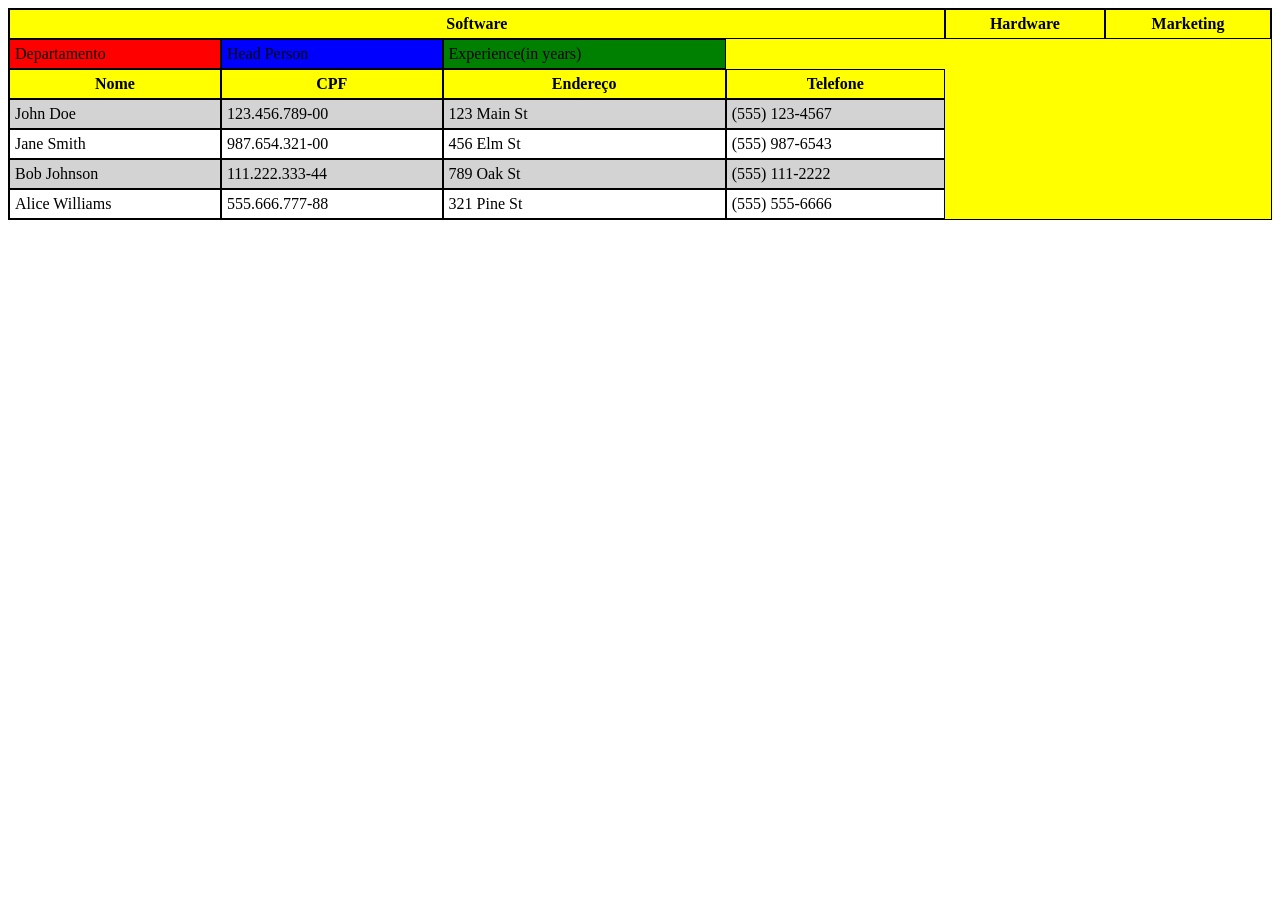
<file: unit/html basico/aulahtml5/index.html>
<!DOCTYPE html>
<html lang="pt-BR">
<head>
    <meta charset="UTF-8">
    <meta name="viewport" content="width=device-width, initial-scale=1.0">
     <meta http-equiv="refresh" content=";url=https://www.google.com">
    <title>Atividade</title>
    
</head>
   <div> 
    
    
    <table border="1" bgcolor="yellow" cellpadding="5" cellspacing="0" bordercolor="black" width="100%">
        <tr>
            <th colspan="5">Software</th>
            <th colspan="5"> Hardware </th>
            <th colspan="5">Marketing</th>
        </tr>
        <tr>
            <td rowspan="1" bgcolor="red">Departamento</td>
            <td rowspan="1" bgcolor="blue">Head Person</td>
            <td rowspan="1" bgcolor="green">Experience(in years)</td>
        </tr>
        <tr>
            <th>Nome</th>
            <th>CPF</th>
            <th>Endereço</th>
            <th>Telefone</th>
        </tr>

        <tr bgcolor="lightgrey">
            <td>John Doe</td>
            <td>123.456.789-00</td>
            <td>123 Main St</td>
            <td>(555) 123-4567</td>
        </tr>

        
        <tr bgcolor="white">
            <td>Jane Smith</td>
            <td>987.654.321-00</td>
            <td>456 Elm St</td>
            <td>(555) 987-6543</td>
        </tr>

        <tr bgcolor="lightgrey">
            <td>Bob Johnson</td>
            <td>111.222.333-44</td>
            <td>789 Oak St</td>
            <td>(555) 111-2222</td>
        </tr>

        <tr bgcolor="white">
            <td>Alice Williams</td>
            <td>555.666.777-88</td>
            <td>321 Pine St</td>
            <td>(555) 555-6666</td>
        </tr>
  </table>
</div>
    </body>
</html>
</file>
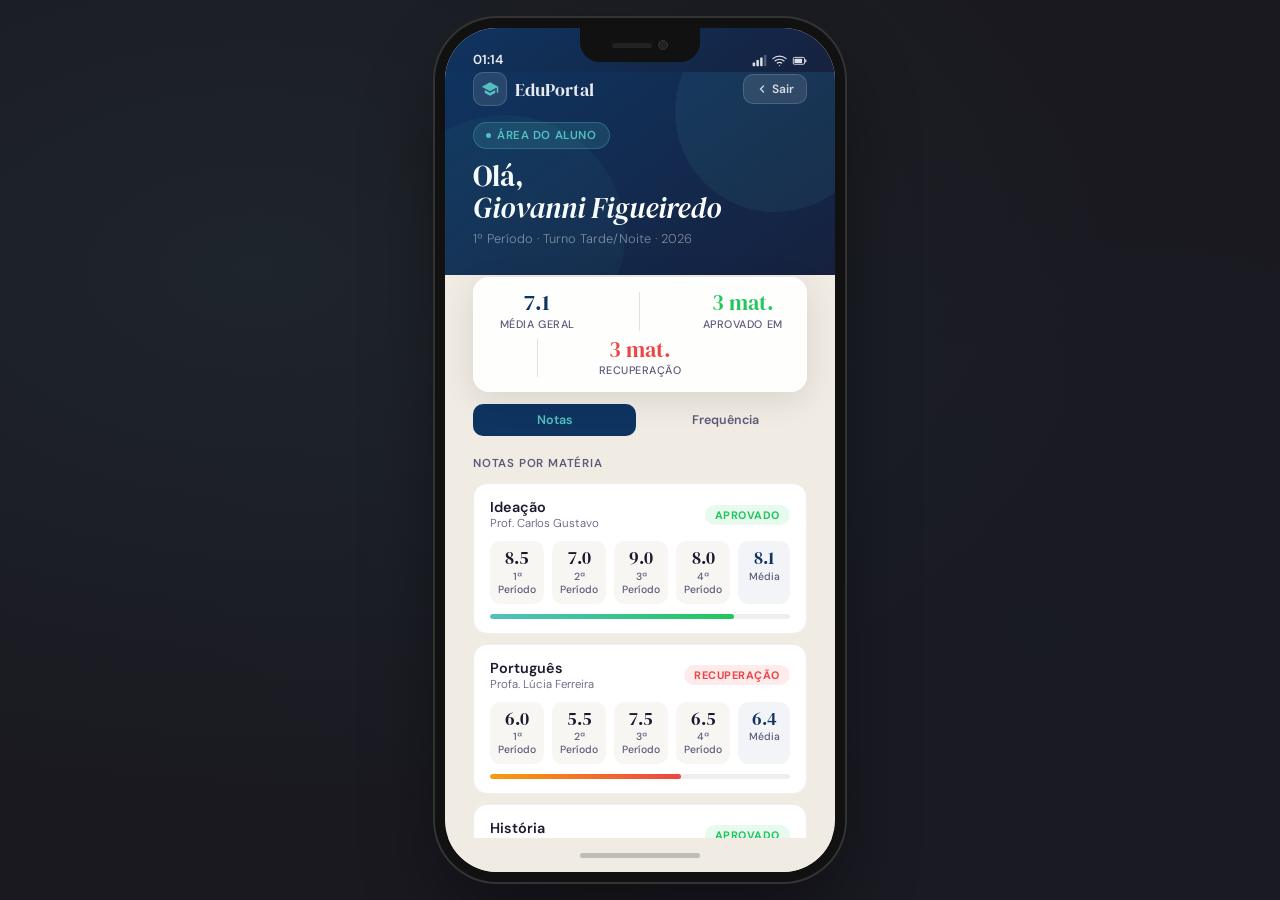
<file: versao mobile/aluno.html>
<!DOCTYPE html>
<html lang="pt-BR">
<head>
  <meta charset="UTF-8"/>
  <meta name="viewport" content="width=device-width, initial-scale=1.0, maximum-scale=1.0, user-scalable=no"/>
  <title>EduPortal — Aluno</title>
  <link href="https://fonts.googleapis.com/css2?family=DM+Serif+Display:ital@0;1&family=DM+Sans:wght@300;400;500;600&display=swap" rel="stylesheet"/>
  <link rel="stylesheet" href="style-aluno.css">
</head>
<body>

<div class="phone-shell">
  <div class="side-btn-r"></div>
  <div class="side-btn-l" style="top:148px;height:36px"></div>
  <div class="side-btn-l" style="top:198px;height:60px"></div>
  <div class="side-btn-l" style="top:272px;height:60px"></div>
  <div class="notch"><div class="notch-mic"></div><div class="notch-cam"></div></div>

  <div class="status-bar">
    <span class="status-time">9:41</span>
    <div class="status-icons">
      <svg viewBox="0 0 24 24"><rect x="1" y="15" width="4" height="6" rx="1"/><rect x="7" y="11" width="4" height="10" rx="1"/><rect x="13" y="7" width="4" height="14" rx="1"/><rect x="19" y="3" width="4" height="18" rx="1" opacity=".3"/></svg>
      <svg viewBox="0 0 24 24"><path d="M5 12.55a11 11 0 0 1 14.08 0M1.42 9a16 16 0 0 1 21.16 0M8.53 16.11a6 6 0 0 1 6.95 0" stroke="rgba(255,255,255,.85)" stroke-width="2" stroke-linecap="round" fill="none"/><circle cx="12" cy="20" r="1" fill="rgba(255,255,255,.85)"/></svg>
      <svg viewBox="0 0 24 24"><rect x="2" y="7" width="18" height="11" rx="2" stroke="rgba(255,255,255,.85)" stroke-width="1.5" fill="none"/><line x1="22" y1="11" x2="22" y2="14" stroke="rgba(255,255,255,.85)" stroke-width="2" stroke-linecap="round"/><rect x="4" y="9" width="12" height="7" rx="1" fill="rgba(255,255,255,.85)"/></svg>
    </div>
  </div>

  <div class="screen">
    <div class="hero">
      <div class="logo-row">
        <div class="logo-icon">
          <svg viewBox="0 0 24 24"><path d="M12 3L1 9l11 6 9-4.91V17h2V9L12 3zM5 13.18v4L12 21l7-3.82v-4L12 17l-7-3.82z"/></svg>
        </div>
        <span class="logo-name">EduPortal</span>
        <a href="login-mobile.html" class="back-btn">
          <svg viewBox="0 0 24 24" stroke-width="2.5" stroke-linecap="round"><polyline points="15 18 9 12 15 6"/></svg>
          Sair
        </a>
      </div>
      <div class="hero-badge"><div class="hero-badge-dot"></div><span>Área do Aluno</span></div>
      <div class="hero-title">Olá,<br/><em id="studentName">Giovanni Figueiredo</em></div>
      <div class="hero-sub">1º Período · Turno Tarde/Noite · 2026</div>
    </div>

    <div class="summary-bar">
      <div class="summary-card">
        <div class="summary-item neutral">
          <div class="val" id="sumVal1">—</div>
          <div class="lbl" id="sumLbl1">Média Geral</div>
        </div>
        <div class="sep"></div>
        <div class="summary-item ok">
          <div class="val" id="sumVal2">—</div>
          <div class="lbl" id="sumLbl2">Aprovado em</div>
        </div>
        <div class="sep"></div>
        <div class="summary-item fail">
          <div class="val" id="sumVal3">—</div>
          <div class="lbl" id="sumLbl3">Recuperação</div>
        </div>
      </div>
    </div>

    <div class="tab-bar">
      <button class="view-tab active" onclick="switchView('grades',this)">Notas</button>
      <button class="view-tab" onclick="switchView('frequencia',this)">Frequência</button>
    </div>

    <div class="content-scroll" id="mainScroll">
      <div id="gradesView">
        <div class="section-title">Notas por Matéria</div>
        <div id="subjectList"></div>
      </div>
      <div id="frequenciaView" style="display:none"></div>
    </div>

    <div class="home-indicator"><div class="home-bar"></div></div>
  </div>
</div>

<script>
  /* ================= CONFIG ================= */
  const PASS_GRADE = 7;    // média mínima
  const MIN_FREQ   = 75;   // frequência mínima exigida (%)

  /* ================= DADOS ================= */
  const defaultSubjects = [
    { id: 1, name: 'Ideação',    teacher: 'Prof. Carlos Gustavo',  grades: [8.5, 7.0, 9.0, 8.0] },
    { id: 2, name: 'Português',  teacher: 'Profa. Lúcia Ferreira', grades: [6.0, 5.5, 7.5, 6.5] },
    { id: 3, name: 'História',   teacher: 'Prof. Roberto Alves',   grades: [9.0, 8.5, 9.5, 9.0] },
    { id: 4, name: 'Biologia',   teacher: 'Profa. Sandra Lima',    grades: [5.0, 4.5, 6.0, 5.5] },
    { id: 5, name: 'Física',     teacher: 'Prof. André Costa',     grades: [7.5, 8.0, 7.0, 8.5] },
    { id: 6, name: 'Química',    teacher: 'Profa. Márcia Souza',   grades: [6.5, 7.0, 5.5, 6.0] }
  ];

  /* Total de aulas e presenças por disciplina (mock) */
  const defaultAttendance = {
    1: { total: 40, presencas: 38 },  // 95,0%  → Normal
    2: { total: 40, presencas: 32 },  // 80,0%  → Atenção
    3: { total: 36, presencas: 24 },  // 66,7%  → Risco
    4: { total: 30, presencas: 30 },  // 100%   → Normal
    5: { total: 34, presencas: 28 },  // 82,4%  → Atenção
    6: { total: 0,  presencas: 0  }   // Sem registros
  };

  function getSubjects() {
    try { const s = localStorage.getItem('eduportal_subjects'); return s ? JSON.parse(s) : defaultSubjects; }
    catch (e) { return defaultSubjects; }
  }
  function getAttendance() {
    try { const s = localStorage.getItem('eduportal_attendance'); return s ? JSON.parse(s) : defaultAttendance; }
    catch (e) { return defaultAttendance; }
  }
  function avg(arr) {
    const valid = arr.filter(n => n !== null && n !== undefined && n !== '');
    if (!valid.length) return null;
    return valid.reduce((a, b) => a + parseFloat(b), 0) / valid.length;
  }

  /* ================= FREQUÊNCIA · HELPERS ================= */
  function freqPct(a) {
    if (!a || !a.total) return null;
    return (a.presencas / a.total) * 100;
  }
  function freqSit(p) {
    if (p === null) return 'vazio';
    if (p >= 85) return 'normal';
    if (p >= MIN_FREQ) return 'alerta';
    return 'risco';
  }
  const SIT_LABEL = { normal: 'Normal', alerta: 'Atenção', risco: 'Risco', vazio: 'Sem registros' };
  const SIT_PILL  = { normal: 'approved', alerta: 'pending', risco: 'failed', vazio: 'empty' };
  const SIT_BAR   = { normal: 'ok', alerta: 'warn', risco: 'risk', vazio: 'zero' };

  const MESES = ['Janeiro','Fevereiro','Março','Abril','Maio','Junho','Julho','Agosto','Setembro','Outubro','Novembro','Dezembro'];
  const DIAS  = ['Dom','Seg','Ter','Qua','Qui','Sex','Sáb'];

  /* Gera as aulas (dias úteis) e marca as faltas de forma determinística */
  function buildAulas(a) {
    if (!a || !a.total) return [];
    const faltas = Math.max(0, a.total - a.presencas);
    const setFalta = new Set();

    if (faltas > 0) {
      const passo = Math.max(1, Math.floor(a.total / faltas));
      let marcadas = 0;
      for (let i = a.total - 1; i >= 0 && marcadas < faltas; i -= passo) { setFalta.add(i); marcadas++; }
      let i = 0;
      while (marcadas < faltas && i < a.total) { if (!setFalta.has(i)) { setFalta.add(i); marcadas++; } i++; }
    }

    const out = [];
    const dt = new Date(2026, 1, 2); // 02/02/2026
    for (let i = 0; i < a.total; i++) {
      while (dt.getDay() === 0 || dt.getDay() === 6) dt.setDate(dt.getDate() + 1);
      out.push({ data: new Date(dt), presente: !setFalta.has(i) });
      dt.setDate(dt.getDate() + 1);
    }
    return out;
  }

  /* ================= RESUMO ================= */
  function updateSummaryGrades() {
    document.getElementById('sumLbl1').textContent = 'Média Geral';
    document.getElementById('sumLbl2').textContent = 'Aprovado em';
    document.getElementById('sumLbl3').textContent = 'Recuperação';
  }
  function updateSummaryFreq() {
    const subjects = getSubjects();
    const att = getAttendance();
    let tot = 0, pres = 0;
    subjects.forEach(s => { const a = att[s.id]; if (a && a.total > 0) { tot += a.total; pres += a.presencas; } });
    const geral = tot ? (pres / tot) * 100 : null;

    document.getElementById('sumVal1').textContent = geral === null ? '—' : Math.round(geral) + '%';
    document.getElementById('sumVal2').textContent = pres;
    document.getElementById('sumVal3').textContent = tot - pres;
    document.getElementById('sumLbl1').textContent = 'Frequência Geral';
    document.getElementById('sumLbl2').textContent = 'Presenças';
    document.getElementById('sumLbl3').textContent = 'Faltas';
  }

  /* ================= NOTAS ================= */
  function renderSubjects() {
    const subjects = getSubjects();
    const list = document.getElementById('subjectList');
    list.innerHTML = '';

    let totalAvg = 0, approvedCount = 0, failedCount = 0, count = 0;
    const labels = ['1ª Período', '2ª Período', '3ª Período', '4ª Período'];

    subjects.forEach((sub, i) => {
      const average = avg(sub.grades);
      const hasFull = sub.grades.every(g => g !== null && g !== '');
      let status = 'pending', statusLabel = 'Em andamento';

      if (hasFull && average !== null) {
        if (average >= PASS_GRADE) { status = 'approved'; statusLabel = 'Aprovado'; approvedCount++; }
        else { status = 'failed'; statusLabel = 'Recuperação'; failedCount++; }
        totalAvg += average; count++;
      }

      const pct = average !== null ? Math.min(100, (average / 10) * 100) : 0;
      const barClass = average !== null && average >= PASS_GRADE ? 'ok' : 'warn';

      const gradesHTML = sub.grades.map((g, gi) => `
        <div class="grade-box">
          <div class="g-val">${g !== null && g !== '' ? parseFloat(g).toFixed(1) : '—'}</div>
          <div class="g-lbl">${labels[gi]}</div>
        </div>`).join('');

      const card = document.createElement('div');
      card.className = 'subject-card';
      card.style.animationDelay = (i * 0.06) + 's';
      card.innerHTML = `
        <div class="subject-top">
          <div>
            <div class="subject-name">${sub.name}</div>
            <div class="subject-teacher">${sub.teacher}</div>
          </div>
          <div class="status-pill ${status}">${statusLabel}</div>
        </div>
        <div class="grades-row">
          ${gradesHTML}
          <div class="grade-box highlight">
            <div class="g-val">${average !== null ? average.toFixed(1) : '—'}</div>
            <div class="g-lbl">Média</div>
          </div>
        </div>
        <div class="progress-wrap">
          <div class="progress-bar ${barClass}" style="width:${pct}%"></div>
        </div>`;
      list.appendChild(card);
    });

    document.getElementById('sumVal1').textContent = count ? (totalAvg / count).toFixed(1) : '—';
    document.getElementById('sumVal2').textContent = approvedCount + ' mat.';
    document.getElementById('sumVal3').textContent = failedCount + ' mat.';
  }

  /* ================= LISTA DE FREQUÊNCIA ================= */
  function renderFrequencia() {
    const subjects = getSubjects();
    const att = getAttendance();
    const view = document.getElementById('frequenciaView');

    let html = `<div class="section-title">Frequência por Matéria</div>`;

    subjects.forEach((sub, i) => {
      const a = att[sub.id] || { total: 0, presencas: 0 };
      const p = freqPct(a);
      const sit = freqSit(p);
      const faltas = Math.max(0, a.total - a.presencas);
      const pctTxt = p === null ? '—' : p.toFixed(1).replace('.', ',') + '%';

      html += `
        <div class="subject-card" style="animation-delay:${(i * 0.06)}s" onclick="openFreq(${sub.id})">
          <div class="subject-top">
            <div>
              <div class="subject-name">${sub.name}</div>
              <div class="subject-teacher">${sub.teacher}</div>
            </div>
            <div class="status-pill ${SIT_PILL[sit]}">${SIT_LABEL[sit]}</div>
          </div>
          <div class="grades-row">
            <div class="grade-box"><div class="g-val">${a.total}</div><div class="g-lbl">Aulas</div></div>
            <div class="grade-box"><div class="g-val">${a.presencas}</div><div class="g-lbl">Presenças</div></div>
            <div class="grade-box"><div class="g-val">${faltas}</div><div class="g-lbl">Faltas</div></div>
            <div class="grade-box highlight"><div class="g-val">${pctTxt}</div><div class="g-lbl">Frequência</div></div>
          </div>
          <div class="progress-wrap"><div class="progress-bar ${SIT_BAR[sit]}" style="width:${p === null ? 0 : p}%"></div></div>
        </div>`;
    });

    view.innerHTML = html;
    updateSummaryFreq();
  }

  /* ================= DETALHAMENTO DA DISCIPLINA ================= */
  function openFreq(id) {
    const subjects = getSubjects();
    const att = getAttendance();
    const sub = subjects.find(s => s.id === id);
    if (!sub) return;

    const a = att[id] || { total: 0, presencas: 0 };
    const p = freqPct(a);
    const sit = freqSit(p);
    const faltas = Math.max(0, a.total - a.presencas);
    const pctTxt = p === null ? '—' : p.toFixed(1).replace('.', ',') + '%';
    const view = document.getElementById('frequenciaView');

    let html = `
      <button class="freq-back" onclick="renderFrequencia()">
        <svg viewBox="0 0 24 24" stroke-width="2.5" stroke-linecap="round" stroke-linejoin="round"><polyline points="15 18 9 12 15 6"/></svg>
        Voltar
      </button>

      <div class="subject-card">
        <div class="subject-top">
          <div>
            <div class="subject-name">${sub.name}</div>
            <div class="subject-teacher">${sub.teacher}</div>
          </div>
          <div class="status-pill ${SIT_PILL[sit]}">${SIT_LABEL[sit]}</div>
        </div>
        <div class="grades-row">
          <div class="grade-box"><div class="g-val">${a.total}</div><div class="g-lbl">Aulas</div></div>
          <div class="grade-box"><div class="g-val">${a.presencas}</div><div class="g-lbl">Presenças</div></div>
          <div class="grade-box"><div class="g-val">${faltas}</div><div class="g-lbl">Faltas</div></div>
          <div class="grade-box highlight"><div class="g-val">${pctTxt}</div><div class="g-lbl">Frequência</div></div>
        </div>
        <div class="progress-wrap"><div class="progress-bar ${SIT_BAR[sit]}" style="width:${p === null ? 0 : p}%"></div></div>
      </div>`;

    if (sit === 'risco') {
      html += `<div class="freq-alert risco">
        <svg viewBox="0 0 24 24" stroke-width="2" stroke-linecap="round" stroke-linejoin="round"><path d="M10.29 3.86L1.82 18a2 2 0 0 0 1.71 3h16.94a2 2 0 0 0 1.71-3L13.71 3.86a2 2 0 0 0-3.42 0z"/><line x1="12" y1="9" x2="12" y2="13"/><line x1="12" y1="17" x2="12.01" y2="17"/></svg>
        Frequência abaixo do mínimo exigido (${MIN_FREQ}%).
      </div>`;
    } else if (sit === 'alerta') {
      html += `<div class="freq-alert alerta">
        <svg viewBox="0 0 24 24" stroke-width="2" stroke-linecap="round" stroke-linejoin="round"><circle cx="12" cy="12" r="10"/><line x1="12" y1="8" x2="12" y2="12"/><line x1="12" y1="16" x2="12.01" y2="16"/></svg>
        Frequência próxima do limite mínimo de ${MIN_FREQ}%.
      </div>`;
    }

    const aulas = buildAulas(a);

    if (!aulas.length) {
      html += `<div class="empty-state">
        <svg viewBox="0 0 24 24" stroke-width="1.6" stroke-linecap="round" stroke-linejoin="round">
          <rect x="3" y="4" width="18" height="18" rx="2"/><line x1="16" y1="2" x2="16" y2="6"/><line x1="8" y1="2" x2="8" y2="6"/><line x1="3" y1="10" x2="21" y2="10"/>
        </svg>
        <h3>Nenhum registro de frequência disponível</h3>
        <p>Esta disciplina ainda não possui aulas ou faltas registradas.</p>
      </div>`;
    } else {
      html += `<div class="section-title">Detalhamento das Aulas</div>`;

      const grupos = {};
      aulas.forEach(x => {
        const k = x.data.getFullYear() + '-' + String(x.data.getMonth()).padStart(2, '0');
        (grupos[k] = grupos[k] || []).push(x);
      });

      html += Object.keys(grupos).sort().map(k => {
        const [ano, mes] = k.split('-');
        const itens = grupos[k].map(x => {
          const dia = String(x.data.getDate()).padStart(2, '0');
          const m = String(x.data.getMonth() + 1).padStart(2, '0');
          return `<div class="aula-item">
            <div class="aula-date"><b>${dia}/${m}</b><span>${DIAS[x.data.getDay()]}</span></div>
            <div class="aula-info">
              <b>Aula de ${sub.name}</b>
              <span>${x.presente ? 'Presença confirmada' : 'Falta registrada'}</span>
            </div>
            <span class="aula-status ${x.presente ? 'presente' : 'falta'}">${x.presente ? 'Presente' : 'Falta'}</span>
          </div>`;
        }).join('');
        return `<div class="aulas-group"><div class="aulas-month">${MESES[Number(mes)]} de ${ano}</div>${itens}</div>`;
      }).join('');
    }

    view.innerHTML = html;
    document.getElementById('mainScroll').scrollTop = 0;
  }

  /* ================= TROCA DE ABA ================= */
  function switchView(view, btn) {
    document.querySelectorAll('.view-tab').forEach(t => t.classList.remove('active'));
    btn.classList.add('active');

    document.getElementById('gradesView').style.display     = view === 'grades'     ? 'block' : 'none';
    document.getElementById('frequenciaView').style.display = view === 'frequencia' ? 'block' : 'none';

    if (view === 'grades') { updateSummaryGrades(); renderSubjects(); }
    else { renderFrequencia(); }

    document.getElementById('mainScroll').scrollTop = 0;
  }

  /* ================= RELÓGIO ================= */
  function updateClock() {
    const now = new Date();
    document.querySelector('.status-time').textContent =
      now.getHours().toString().padStart(2, '0') + ':' + now.getMinutes().toString().padStart(2, '0');
  }

  /* ================= INIT ================= */
  updateClock(); setInterval(updateClock, 10000);
  updateSummaryGrades();
  renderSubjects();
</script>
</body>
</html>
</file>
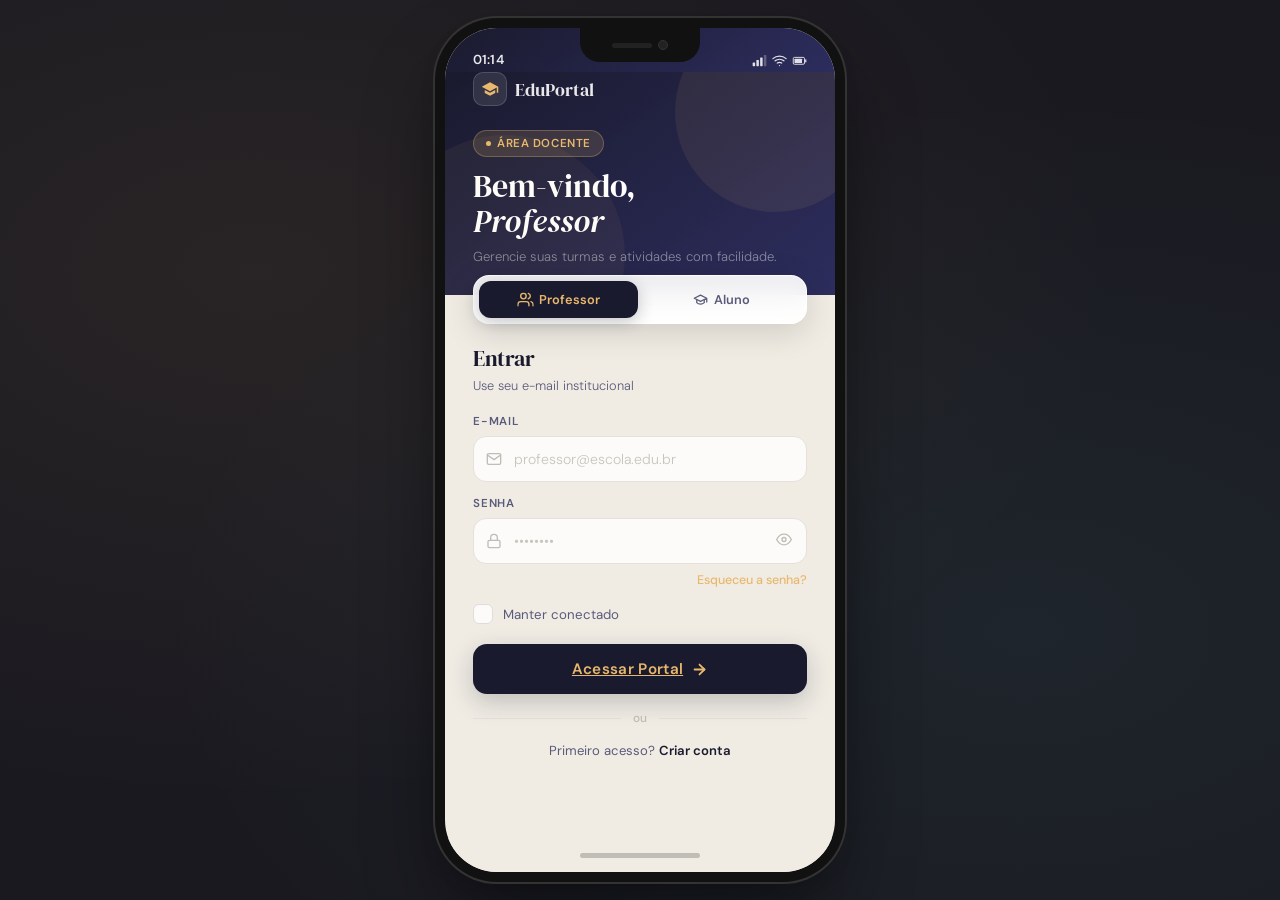
<file: versao mobile/login-mobile.html>
<!DOCTYPE html>
<html lang="pt-BR">
<head>
  <meta charset="UTF-8"/>
  <meta name="viewport" content="width=device-width, initial-scale=1.0, maximum-scale=1.0, user-scalable=no"/>
  <title>EduPortal — Login</title>
  <link href="https://fonts.googleapis.com/css2?family=DM+Serif+Display:ital@0;1&family=DM+Sans:wght@300;400;500;600&display=swap" rel="stylesheet"/>
  <link rel="stylesheet" href="loginstyle.css">
</head>
<body>

<div class="phone-shell">
  <div class="side-btn-r"></div>
  <div class="side-btn-l" style="top:148px;height:36px"></div>
  <div class="side-btn-l" style="top:198px;height:60px"></div>
  <div class="side-btn-l" style="top:272px;height:60px"></div>

  <div class="notch">
    <div class="notch-mic"></div>
    <div class="notch-cam"></div>
  </div>

  <div class="status-bar" id="statusBar" style="background: linear-gradient(145deg,#1a1a2e,#2d2d5e);">
    <span class="status-time">9:41</span>
    <div class="status-icons">
      <svg viewBox="0 0 24 24"><rect x="1" y="15" width="4" height="6" rx="1"/><rect x="7" y="11" width="4" height="10" rx="1"/><rect x="13" y="7" width="4" height="14" rx="1"/><rect x="19" y="3" width="4" height="18" rx="1" opacity=".3"/></svg>
      <svg viewBox="0 0 24 24"><path d="M5 12.55a11 11 0 0 1 14.08 0M1.42 9a16 16 0 0 1 21.16 0M8.53 16.11a6 6 0 0 1 6.95 0" stroke="rgba(255,255,255,.85)" stroke-width="2" stroke-linecap="round" fill="none"/><circle cx="12" cy="20" r="1" fill="rgba(255,255,255,.85)"/></svg>
      <svg viewBox="0 0 24 24"><rect x="2" y="7" width="18" height="11" rx="2" ry="2" stroke="rgba(255,255,255,.85)" stroke-width="1.5" fill="none"/><line x1="22" y1="11" x2="22" y2="14" stroke="rgba(255,255,255,.85)" stroke-width="2" stroke-linecap="round"/><rect x="4" y="9" width="12" height="7" rx="1" fill="rgba(255,255,255,.85)"/></svg>
    </div>
  </div>

  <div class="screen">
    <div class="hero teacher" id="hero">
      <div class="logo-row">
        <div class="logo-icon">
          <svg viewBox="0 0 24 24"><path d="M12 3L1 9l11 6 9-4.91V17h2V9L12 3zM5 13.18v4L12 21l7-3.82v-4L12 17l-7-3.82z"/></svg>
        </div>
        <span class="logo-name">EduPortal</span>
      </div>
      <div class="hero-badge" id="heroBadge">
        <div class="hero-badge-dot"></div>
        <span id="badgeLabel">Área Docente</span>
      </div>
      <div class="hero-title" id="heroTitle">Bem-vindo,<br/><em>Professor</em></div>
      <div class="hero-sub" id="heroSub">Gerencie suas turmas e atividades com facilidade.</div>
    </div>

    <div class="tab-pill-wrap">
      <div class="tab-pill">
        <button class="tab-btn active" data-role="teacher" onclick="switchRole('teacher')">
          <svg viewBox="0 0 24 24" fill="none" stroke="currentColor" stroke-width="2" stroke-linecap="round" stroke-linejoin="round">
            <path d="M17 21v-2a4 4 0 0 0-4-4H5a4 4 0 0 0-4 4v2"/><circle cx="9" cy="7" r="4"/>
            <path d="M23 21v-2a4 4 0 0 0-3-3.87"/><path d="M16 3.13a4 4 0 0 1 0 7.75"/>
          </svg>
          Professor
        </button>
        <button class="tab-btn" data-role="student" onclick="switchRole('student')">
          <svg viewBox="0 0 24 24" fill="none" stroke="currentColor" stroke-width="2" stroke-linecap="round" stroke-linejoin="round">
            <path d="M22 10v6M2 10l10-5 10 5-10 5z"/><path d="M6 12v5c3 3 9 3 12 0v-5"/>
          </svg>
          Aluno
        </button>
      </div>
    </div>

    <div class="form-scroll">
      <div class="form-panel active" data-type="login" data-role="teacher">
        <div class="form-heading">Entrar</div>
        <div class="form-hint">Use seu e-mail institucional</div>

        <div class="field">
          <label>E-mail</label>
          <div class="input-wrap">
            <svg class="ico" viewBox="0 0 24 24" stroke-width="2" stroke-linecap="round" stroke-linejoin="round">
              <path d="M4 4h16c1.1 0 2 .9 2 2v12c0 1.1-.9 2-2 2H4c-1.1 0-2-.9-2-2V6c0-1.1.9-2 2-2z"/><polyline points="22,6 12,13 2,6"/>
            </svg>
            <input type="email" placeholder="professor@escola.edu.br"/>
          </div>
        </div>

        <div class="field">
          <label>Senha</label>
          <div class="input-wrap">
            <svg class="ico" viewBox="0 0 24 24" stroke-width="2" stroke-linecap="round" stroke-linejoin="round">
              <rect x="3" y="11" width="18" height="11" rx="2"/><path d="M7 11V7a5 5 0 0 1 10 0v4"/>
            </svg>
            <input type="password" id="pwT" placeholder="••••••••"/>
            <button class="toggle-pw" onclick="togglePw('pwT',this)" type="button">
              <svg viewBox="0 0 24 24" stroke-width="2" stroke-linecap="round" stroke-linejoin="round">
                <path d="M1 12s4-8 11-8 11 8 11 8-4 8-11 8-11-8-11-8z"/><circle cx="12" cy="12" r="3"/>
              </svg>
            </button>
          </div>
        </div>

        <div class="row-forgot"><a href="#" onclick="event.preventDefault(); toggleView('forgot')">Esqueceu a senha?</a></div>

        <label class="remember">
          <input type="checkbox" id="remT">
          <span class="check-box">
            <svg viewBox="0 0 12 12" fill="none" stroke="#fff" stroke-width="2.5" stroke-linecap="round">
              <polyline points="2,6 5,9 10,3"/>
            </svg>
          </span>
          <span class="remember-text">Manter conectado</span>
        </label>

        <a href="professor.html" class="btn-login">
          Acessar Portal
          <svg viewBox="0 0 24 24" stroke-width="2.5" stroke-linecap="round" stroke-linejoin="round"><line x1="5" y1="12" x2="19" y2="12"/><polyline points="12 5 19 12 12 19"/></svg>
        </a>

        <div class="divider"><span>ou</span></div>
        <div class="register-link">Primeiro acesso? <a href="#" onclick="event.preventDefault(); toggleView('register')">Criar conta</a></div>
      </div>

      <div class="form-panel" data-type="login" data-role="student">
        <div class="form-heading">Entrar</div>
        <div class="form-hint">Use sua matrícula ou e-mail</div>

        <div class="field">
          <label>Matrícula / E-mail</label>
          <div class="input-wrap">
            <svg class="ico" viewBox="0 0 24 24" stroke-width="2" stroke-linecap="round" stroke-linejoin="round">
              <path d="M20 21v-2a4 4 0 0 0-4-4H8a4 4 0 0 0-4 4v2"/><circle cx="12" cy="7" r="4"/>
            </svg>
            <input type="text" placeholder="2024001 ou aluno@escola.edu.br"/>
          </div>
        </div>

        <div class="field">
          <label>Senha</label>
          <div class="input-wrap">
            <svg class="ico" viewBox="0 0 24 24" stroke-width="2" stroke-linecap="round" stroke-linejoin="round">
              <rect x="3" y="11" width="18" height="11" rx="2"/><path d="M7 11V7a5 5 0 0 1 10 0v4"/>
            </svg>
            <input type="password" id="pwS" placeholder="••••••••"/>
            <button class="toggle-pw" onclick="togglePw('pwS',this)" type="button">
              <svg viewBox="0 0 24 24" stroke-width="2" stroke-linecap="round" stroke-linejoin="round">
                <path d="M1 12s4-8 11-8 11 8 11 8-4 8-11 8-11-8-11-8z"/><circle cx="12" cy="12" r="3"/>
              </svg>
            </button>
          </div>
        </div>

        <div class="row-forgot"><a href="#" onclick="event.preventDefault(); toggleView('forgot')">Esqueceu a senha?</a></div>

        <label class="remember">
          <input type="checkbox" id="remS">
          <span class="check-box">
            <svg viewBox="0 0 12 12" fill="none" stroke="#fff" stroke-width="2.5" stroke-linecap="round">
              <polyline points="2,6 5,9 10,3"/>
            </svg>
          </span>
          <span class="remember-text">Manter conectado</span>
        </label>

        <a href="aluno.html" class="btn-login">
          Acessar Portal
          <svg viewBox="0 0 24 24" stroke-width="2.5" stroke-linecap="round" stroke-linejoin="round"><line x1="5" y1="12" x2="19" y2="12"/><polyline points="12 5 19 12 12 19"/></svg>
        </a>

        <div class="divider"><span>ou</span></div>
        <div class="register-link">Primeiro acesso? <a href="#" onclick="event.preventDefault(); toggleView('register')">Criar conta</a></div>
      </div>

      <div class="form-panel" data-type="register" data-role="teacher">
        <div class="form-heading">Cadastro Docente</div>
        <div class="form-hint">Crie sua conta institucional</div>

        <div class="field">
          <label>Nome Completo</label>
          <div class="input-wrap">
            <svg class="ico" viewBox="0 0 24 24" stroke-width="2" stroke-linecap="round" stroke-linejoin="round"><path d="M20 21v-2a4 4 0 0 0-4-4H8a4 4 0 0 0-4 4v2"/><circle cx="12" cy="7" r="4"/></svg>
            <input type="text" id="nameT" placeholder="Como devemos te chamar?" oninput="validateAndCreateAccount('T')"/>
          </div>
        </div>

        <div class="field">
          <label>E-mail Institucional</label>
          <div class="input-wrap">
            <svg class="ico" viewBox="0 0 24 24" stroke-width="2" stroke-linecap="round" stroke-linejoin="round"><path d="M4 4h16c1.1 0 2 .9 2 2v12c0 1.1-.9 2-2 2H4c-1.1 0-2-.9-2-2V6c0-1.1.9-2 2-2z"/><polyline points="22,6 12,13 2,6"/></svg>
            <input type="email" id="emailT" placeholder="professor@escola.edu.br" oninput="validateAndCreateAccount('T')"/>
          </div>
        </div>

        <div class="field">
          <label>CPF</label>
          <div class="input-wrap">
            <svg class="ico" viewBox="0 0 24 24" stroke-width="2" stroke-linecap="round" stroke-linejoin="round"><path d="M20 21v-2a4 4 0 0 0-4-4H8a4 4 0 0 0-4 4v2"/><circle cx="12" cy="7" r="4"/></svg>
            <input type="text" id="cpfT" placeholder="000.000.000-00" maxlength="14" oninput="maskCPF(this); validateAndCreateAccount('T')"/>
          </div>
        </div>

        <div class="field">
          <label>Crie uma Senha</label>
          <div class="input-wrap">
            <svg class="ico" viewBox="0 0 24 24" stroke-width="2" stroke-linecap="round" stroke-linejoin="round"><rect x="3" y="11" width="18" height="11" rx="2"/><path d="M7 11V7a5 5 0 0 1 10 0v4"/></svg>
            <input type="password" id="pwRegT" placeholder="Crie uma senha forte" oninput="validatePassword(this.value, 'T'); validateAndCreateAccount('T')"/>
            <button class="toggle-pw" onclick="togglePw('pwRegT',this)" type="button">
              <svg viewBox="0 0 24 24" stroke-width="2" stroke-linecap="round" stroke-linejoin="round"><path d="M1 12s4-8 11-8 11 8 11 8-4 8-11 8-11-8-11-8z"/><circle cx="12" cy="12" r="3"/></svg>
            </button>
          </div>
        </div>

        <ul class="pw-rules">
          <li id="rule-upper-T"><svg viewBox="0 0 24 24"><circle cx="12" cy="12" r="10"/><path d="M9 12l2 2 4-4"/></svg> Letra maiúscula</li>
          <li id="rule-number-T"><svg viewBox="0 0 24 24"><circle cx="12" cy="12" r="10"/><path d="M9 12l2 2 4-4"/></svg> Número</li>
          <li id="rule-special-T"><svg viewBox="0 0 24 24"><circle cx="12" cy="12" r="10"/><path d="M9 12l2 2 4-4"/></svg> Caractere especial</li>
          <li id="rule-length-T"><svg viewBox="0 0 24 24"><circle cx="12" cy="12" r="10"/><path d="M9 12l2 2 4-4"/></svg> 8 caracteres ou mais</li>
          <li id="rule-cpf-T"><svg viewBox="0 0 24 24"><circle cx="12" cy="12" r="10"/><path d="M9 12l2 2 4-4"/></svg> CPF válido (11 dígitos)</li>
        </ul>

        <button id="btnRegT" class="btn-login" disabled style="opacity: 0.5; pointer-events: none;" onclick="createAccount('T')">
          Concluir Cadastro
          <svg viewBox="0 0 24 24" stroke-width="2.5" stroke-linecap="round" stroke-linejoin="round"><line x1="5" y1="12" x2="19" y2="12"/><polyline points="12 5 19 12 12 19"/></svg>
        </button>

        <div class="divider"><span>ou</span></div>
        <div class="register-link"><a href="#" onclick="event.preventDefault(); toggleView('login')">Voltar para o Login</a></div>
      </div>

      <div class="form-panel" data-type="register" data-role="student">
        <div class="form-heading">Cadastro de Aluno</div>
        <div class="form-hint">Use sua matrícula escolar</div>

        <div class="field">
          <label>Nome Completo</label>
          <div class="input-wrap">
            <svg class="ico" viewBox="0 0 24 24" stroke-width="2" stroke-linecap="round" stroke-linejoin="round"><path d="M20 21v-2a4 4 0 0 0-4-4H8a4 4 0 0 0-4 4v2"/><circle cx="12" cy="7" r="4"/></svg>
            <input type="text" id="nameS" placeholder="Nome completo" oninput="validateAndCreateAccount('S')"/>
          </div>
        </div>

        <div class="field">
          <label>Matrícula</label>
          <div class="input-wrap">
            <svg class="ico" viewBox="0 0 24 24" stroke-width="2" stroke-linecap="round" stroke-linejoin="round"><path d="M4 4h16c1.1 0 2 .9 2 2v12c0 1.1-.9 2-2 2H4c-1.1 0-2-.9-2-2V6c0-1.1.9-2 2-2z"/><polyline points="22,6 12,13 2,6"/></svg>
            <input type="text" id="matriculaS" placeholder="Ex: 2024001" oninput="validateAndCreateAccount('S')"/>
          </div>
        </div>

        <div class="field">
          <label>CPF</label>
          <div class="input-wrap">
            <svg class="ico" viewBox="0 0 24 24" stroke-width="2" stroke-linecap="round" stroke-linejoin="round"><path d="M20 21v-2a4 4 0 0 0-4-4H8a4 4 0 0 0-4 4v2"/><circle cx="12" cy="7" r="4"/></svg>
            <input type="text" id="cpfS" placeholder="000.000.000-00" maxlength="14" oninput="maskCPF(this); validateAndCreateAccount('S')"/>
          </div>
        </div>

        <div class="field">
          <label>Crie uma Senha</label>
          <div class="input-wrap">
            <svg class="ico" viewBox="0 0 24 24" stroke-width="2" stroke-linecap="round" stroke-linejoin="round"><rect x="3" y="11" width="18" height="11" rx="2"/><path d="M7 11V7a5 5 0 0 1 10 0v4"/></svg>
            <input type="password" id="pwRegS" placeholder="Crie uma senha forte" oninput="validatePassword(this.value, 'S'); validateAndCreateAccount('S')"/>
            <button class="toggle-pw" onclick="togglePw('pwRegS',this)" type="button">
              <svg viewBox="0 0 24 24" stroke-width="2" stroke-linecap="round" stroke-linejoin="round"><path d="M1 12s4-8 11-8 11 8 11 8-4 8-11 8-11-8-11-8z"/><circle cx="12" cy="12" r="3"/></svg>
            </button>
          </div>
        </div>

        <ul class="pw-rules">
          <li id="rule-upper-S"><svg viewBox="0 0 24 24"><circle cx="12" cy="12" r="10"/><path d="M9 12l2 2 4-4"/></svg> Letra maiúscula</li>
          <li id="rule-number-S"><svg viewBox="0 0 24 24"><circle cx="12" cy="12" r="10"/><path d="M9 12l2 2 4-4"/></svg> Número</li>
          <li id="rule-special-S"><svg viewBox="0 0 24 24"><circle cx="12" cy="12" r="10"/><path d="M9 12l2 2 4-4"/></svg> Caractere especial</li>
          <li id="rule-length-S"><svg viewBox="0 0 24 24"><circle cx="12" cy="12" r="10"/><path d="M9 12l2 2 4-4"/></svg> 8 caracteres ou mais</li>
          <li id="rule-cpf-S"><svg viewBox="0 0 24 24"><circle cx="12" cy="12" r="10"/><path d="M9 12l2 2 4-4"/></svg> CPF válido (11 dígitos)</li>
        </ul>

        <button id="btnRegS" class="btn-login" disabled style="opacity: 0.5; pointer-events: none;" onclick="createAccount('S')">
          Concluir Cadastro
          <svg viewBox="0 0 24 24" stroke-width="2.5" stroke-linecap="round" stroke-linejoin="round"><line x1="5" y1="12" x2="19" y2="12"/><polyline points="12 5 19 12 12 19"/></svg>
        </button>

        <div class="divider"><span>ou</span></div>
        <div class="register-link"><a href="#" onclick="event.preventDefault(); toggleView('login')">Voltar para o Login</a></div>
      </div>

      <div class="form-panel" data-type="forgot" id="forgotPanel">
        <div class="form-heading">Recuperar Senha</div>
        <div class="form-hint">Enviaremos um link de recuperação.</div>

        <div class="field">
          <label>E-mail Cadastrado</label>
          <div class="input-wrap">
            <svg class="ico" viewBox="0 0 24 24" stroke-width="2" stroke-linecap="round" stroke-linejoin="round">
              <path d="M4 4h16c1.1 0 2 .9 2 2v12c0 1.1-.9 2-2 2H4c-1.1 0-2-.9-2-2V6c0-1.1.9-2 2-2z"/><polyline points="22,6 12,13 2,6"/>
            </svg>
            <input type="email" placeholder="seu@email.com" oninput="validateForgotEmail(this.value)"/>
          </div>
        </div>

        <button id="btnForgot" class="btn-login" disabled style="opacity: 0.5; pointer-events: none;">
          Enviar Link de Acesso
          <svg viewBox="0 0 24 24" stroke-width="2.5" stroke-linecap="round" stroke-linejoin="round"><line x1="22" y1="2" x2="11" y2="13"/><polygon points="22 2 15 22 11 13 2 9 22 2"/></svg>
        </button>

        <div class="divider"><span>ou</span></div>
        <div class="register-link"><a href="#" onclick="event.preventDefault(); toggleView('login')">Voltar para o Login</a></div>
      </div>
    </div>

    <div class="home-indicator"><div class="home-bar"></div></div>
  </div>
</div>

<script>
  let currentRole = 'teacher';
  let currentView = 'login';

  const heroData = {
    teacher: {
      badgeLabel: 'Área Docente',
      bgClass: 'teacher',
      statusBg: 'linear-gradient(145deg,#1a1a2e,#2d2d5e)',
      login: { title: 'Bem-vindo,<br/><em>Professor</em>', sub: 'Gerencie suas turmas e atividades com facilidade.' },
      register: { title: 'Criar Conta,<br/><em>Professor</em>', sub: 'Configure seu acesso institucional para docentes.' },
      forgot: { title: 'Recuperar<br/><em>Senha</em>', sub: 'Informe seu e-mail para recuperar o acesso docente.' }
    },
    student: {
      badgeLabel: 'Área do Aluno',
      bgClass: 'student',
      statusBg: 'linear-gradient(145deg,#0f3460,#16213e)',
      login: { title: 'Olá,<br/><em>Estudante</em>', sub: 'Veja suas aulas, notas e atividades em um só lugar.' },
      register: { title: 'Criar Conta,<br/><em>Aluno</em>', sub: 'Configure seu acesso ao portal discente.' },
      forgot: { title: 'Recuperar<br/><em>Senha</em>', sub: 'Informe seu e-mail para recuperar o acesso discente.' }
    }
  };

  function updateUI() {
    const tabWrap = document.querySelector('.tab-pill-wrap');
    tabWrap.style.display = (currentView === 'login') ? 'block' : 'none';

    document.querySelectorAll('.tab-btn').forEach(b => b.classList.remove('active'));
    const activeTab = document.querySelector(`.tab-btn[data-role="${currentRole}"]`);
    if (activeTab) activeTab.classList.add('active');

    document.querySelectorAll('.form-panel').forEach(p => p.classList.remove('active'));

    if (currentView === 'forgot') {
      const forgotPanel = document.getElementById('forgotPanel');
      forgotPanel.setAttribute('data-role', currentRole);
      forgotPanel.classList.add('active');
    } else {
      const targetPanel = document.querySelector(`.form-panel[data-type="${currentView}"][data-role="${currentRole}"]`);
      if (targetPanel) targetPanel.classList.add('active');
    }

    const d = heroData[currentRole];
    const hero = document.getElementById('hero');
    hero.className = 'hero ' + d.bgClass;
    document.getElementById('badgeLabel').textContent = d.badgeLabel;
    document.getElementById('statusBar').style.background = d.statusBg;
    document.getElementById('heroTitle').innerHTML = d[currentView].title;
    document.getElementById('heroSub').textContent = d[currentView].sub;

    document.querySelector('.form-scroll').scrollTo({ top: 0, behavior: 'smooth' });
  }

  function switchRole(role) {
    currentRole = role;
    updateUI();
  }

  function toggleView(viewName) {
    currentView = viewName;
    updateUI();
  }

  // Função de máscara para CPF
  function maskCPF(input) {
    let value = input.value.replace(/\D/g, '');
    value = value.substring(0, 11);

    if (value.length > 3) {
      value = value.replace(/^(\d{3})(\d)/, '$1.$2');
    }
    if (value.length > 6) {
      value = value.replace(/^(\d{3})\.(\d{3})(\d)/, '$1.$2.$3');
    }
    if (value.length > 9) {
      value = value.replace(/^(\d{3})\.(\d{3})\.(\d{3})(\d)/, '$1.$2.$3-$4');
    }

    input.value = value;
  }

  function validatePassword(val, roleSuffix) {
    const hasUpper = /[A-Z]/.test(val);
    const hasNumber = /[0-9]/.test(val);
    const hasSpecial = /[!@#$%^&*(),.?":{}|<>]/.test(val);
    const hasLength = val.length >= 8;

    const upperEl = document.getElementById(`rule-upper-${roleSuffix}`);
    const numberEl = document.getElementById(`rule-number-${roleSuffix}`);
    const specialEl = document.getElementById(`rule-special-${roleSuffix}`);
    const lengthEl = document.getElementById(`rule-length-${roleSuffix}`);

    if (upperEl) upperEl.classList.toggle('valid', hasUpper);
    if (numberEl) numberEl.classList.toggle('valid', hasNumber);
    if (specialEl) specialEl.classList.toggle('valid', hasSpecial);
    if (lengthEl) lengthEl.classList.toggle('valid', hasLength);

    validateAndCreateAccount(roleSuffix);
  }

  function validateCPF(cpf) {
    const cleanCPF = cpf.replace(/\D/g, '');
    return cleanCPF.length === 11 && /^\d{11}$/.test(cleanCPF);
  }

  function validateAndCreateAccount(roleSuffix) {
    const isTeacher = roleSuffix === 'T';
    const prefix = isTeacher ? 'T' : 'S';

    const name = document.getElementById(`name${prefix}`)?.value.trim();
    const emailOrMatricula = document.getElementById(isTeacher ? 'emailT' : 'matriculaS')?.value.trim();
    const cpf = document.getElementById(`cpf${prefix}`)?.value.trim();
    const password = document.getElementById(`pwReg${prefix}`)?.value;

    const nameValid = !!name && name.length >= 2;
    const emailOrMatriculaValid = !!emailOrMatricula && (isTeacher ? /^[^\s@]+@[^\s@]+\.[^\s@]+$/.test(emailOrMatricula) : emailOrMatricula.length >= 7);
    const cpfValid = validateCPF(cpf);
    const passwordValid = !!password && password.length >= 8;

    const cpfRuleEl = document.getElementById(`rule-cpf-${prefix}`);
    if (cpfRuleEl) cpfRuleEl.classList.toggle('valid', cpfValid);

    const btnSubmit = document.getElementById(`btnReg${prefix}`);
    const allValid = nameValid && emailOrMatriculaValid && cpfValid && passwordValid;

    if (btnSubmit) {
      if (allValid) {
        btnSubmit.style.opacity = '1';
        btnSubmit.style.pointerEvents = 'auto';
        btnSubmit.disabled = false;
      } else {
        btnSubmit.style.opacity = '0.5';
        btnSubmit.style.pointerEvents = 'none';
        btnSubmit.disabled = true;
      }
    }

    return allValid;
  }

  function createAccount(roleSuffix) {
    if (!validateAndCreateAccount(roleSuffix)) {
      alert('Por favor, preencha todos os campos corretamente.');
      return;
    }

    const isTeacher = roleSuffix === 'T';
    const prefix = isTeacher ? 'T' : 'S';

    const name = document.getElementById(`name${prefix}`)?.value.trim();
    const emailOrMatricula = document.getElementById(isTeacher ? 'emailT' : 'matriculaS')?.value.trim();
    const cpf = document.getElementById(`cpf${prefix}`)?.value.trim();
    const password = document.getElementById(`pwReg${prefix}`)?.value;

    const userData = {
      role: isTeacher ? 'professor' : 'aluno',
      name: name,
      identifier: emailOrMatricula,
      cpf: cpf,
      password: password
    };

    localStorage.setItem(`user_${roleSuffix}`, JSON.stringify(userData));

    alert(`Cadastro realizado com sucesso para ${name}! Você será redirecionado para o portal.`);
    window.location.href = isTeacher ? 'professor.html' : 'aluno.html';

    document.querySelector(`.form-panel[data-role="${roleSuffix === 'T' ? 'teacher' : 'student'}"] [data-type="register"]`).reset();
    toggleView('login');
  }

  function validateForgotEmail(val) {
    const btnForgot = document.getElementById('btnForgot');
    const isValidEmail = /^[^\s@]+@[^\s@]+\.[^\s@]+$/.test(val);

    if (isValidEmail) {
      btnForgot.style.opacity = '1';
      btnForgot.style.pointerEvents = 'auto';
      btnForgot.disabled = false;
    } else {
      btnForgot.style.opacity = '0.5';
      btnForgot.style.pointerEvents = 'none';
      btnForgot.disabled = true;
    }
  }

  function togglePw(id, btn) {
    const input = document.getElementById(id);
    const isHidden = input.type === 'password';
    input.type = isHidden ? 'text' : 'password';
    btn.querySelector('svg').style.opacity = isHidden ? '0.4' : '1';
  }

  function updateClock() {
    const now = new Date();
    const h = now.getHours().toString().padStart(2,'0');
    const m = now.getMinutes().toString().padStart(2,'0');
    document.querySelector('.status-time').textContent = h + ':' + m;
  }

  updateClock();
  setInterval(updateClock, 10000);

  document.addEventListener('DOMContentLoaded', function() {
    updateUI();
  });
</script>
</body>
</html>
</file>
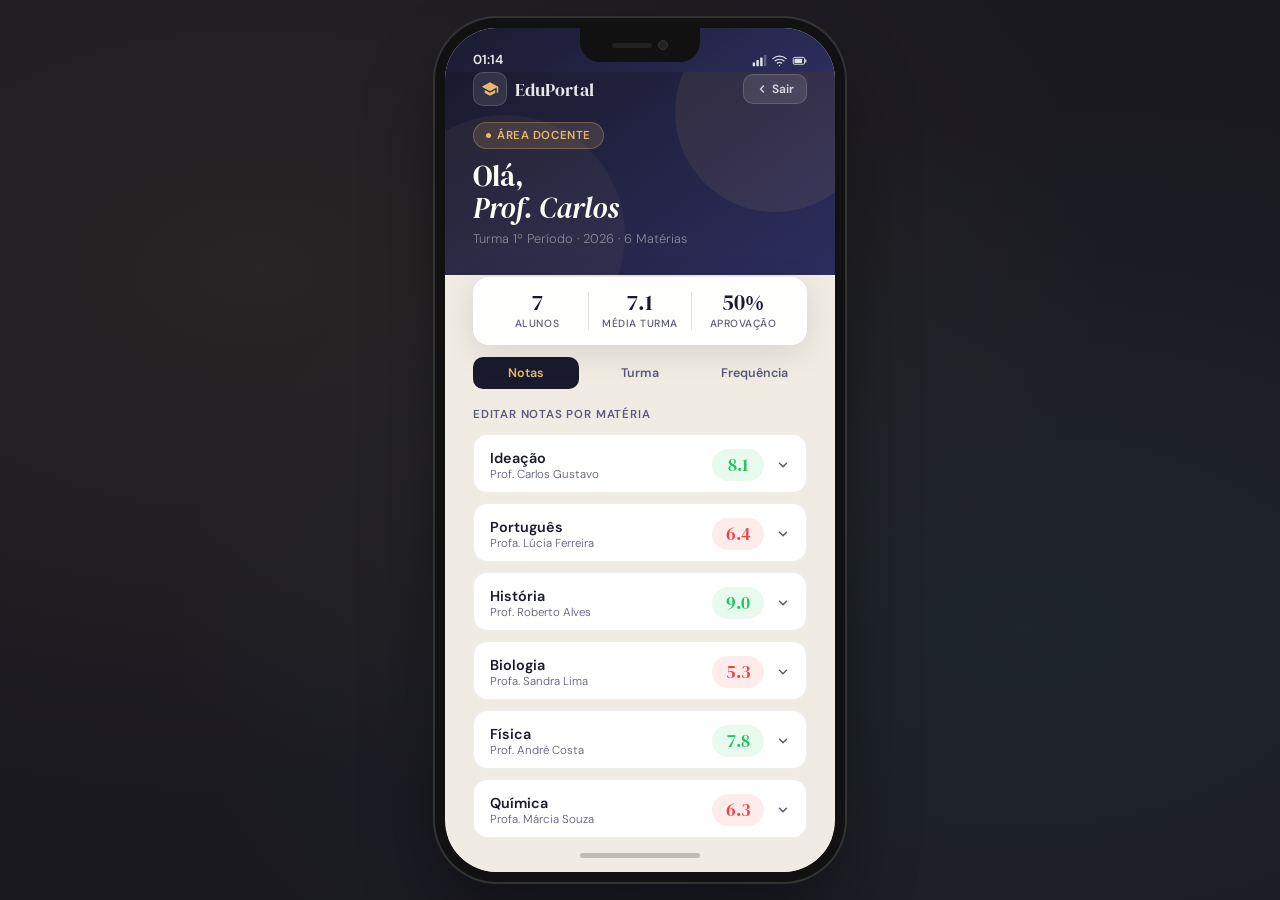
<file: versao mobile/professor.html>
<!DOCTYPE html>
<html lang="pt-BR">
<head>
  <meta charset="UTF-8"/>
  <meta name="viewport" content="width=device-width, initial-scale=1.0, maximum-scale=1.0, user-scalable=no"/>
  <title>EduPortal — Professor</title>
  <link href="https://fonts.googleapis.com/css2?family=DM+Serif+Display:ital@0;1&family=DM+Sans:wght@300;400;500;600&display=swap" rel="stylesheet"/>
  <link rel="stylesheet" href="style-professor.css">
</head>
<body>
<div class="phone-shell">
  <div class="side-btn-r"></div>
  <div class="side-btn-l" style="top:148px;height:36px"></div>
  <div class="side-btn-l" style="top:198px;height:60px"></div>
  <div class="side-btn-l" style="top:272px;height:60px"></div>
  <div class="notch"><div class="notch-mic"></div><div class="notch-cam"></div></div>
  <div class="status-bar">
    <span class="status-time">9:41</span>
    <div class="status-icons">
      <svg viewBox="0 0 24 24"><rect x="1" y="15" width="4" height="6" rx="1"/><rect x="7" y="11" width="4" height="10" rx="1"/><rect x="13" y="7" width="4" height="14" rx="1"/><rect x="19" y="3" width="4" height="18" rx="1" opacity=".3"/></svg>
      <svg viewBox="0 0 24 24"><path d="M5 12.55a11 11 0 0 1 14.08 0M1.42 9a16 16 0 0 1 21.16 0M8.53 16.11a6 6 0 0 1 6.95 0" stroke="rgba(255,255,255,.85)" stroke-width="2" stroke-linecap="round" fill="none"/><circle cx="12" cy="20" r="1" fill="rgba(255,255,255,.85)"/></svg>
      <svg viewBox="0 0 24 24"><rect x="2" y="7" width="18" height="11" rx="2" stroke="rgba(255,255,255,.85)" stroke-width="1.5" fill="none"/><line x1="22" y1="11" x2="22" y2="14" stroke="rgba(255,255,255,.85)" stroke-width="2" stroke-linecap="round"/><rect x="4" y="9" width="12" height="7" rx="1" fill="rgba(255,255,255,.85)"/></svg>
    </div>
  </div>
  <div class="screen">
    <div class="hero">
      <div class="logo-row">
        <div class="logo-icon">
          <svg viewBox="0 0 24 24"><path d="M12 3L1 9l11 6 9-4.91V17h2V9L12 3zM5 13.18v4L12 21l7-3.82v-4L12 17l-7-3.82z"/></svg>
        </div>
        <span class="logo-name">EduPortal</span>
        <a href="login-mobile.html" class="back-btn">
          <svg viewBox="0 0 24 24" stroke-width="2.5" stroke-linecap="round"><polyline points="15 18 9 12 15 6"/></svg>
          Sair
        </a>
      </div>
      <div class="hero-badge"><div class="hero-badge-dot"></div><span>Área Docente</span></div>
      <div class="hero-title">Olá,<br/><em id="teacherName">Prof. Carlos</em></div>
      <div class="hero-sub">Turma 1º Período · 2026 · 6 Matérias</div>
    </div>
    <div class="stats-bar">
      <div class="stats-card">
        <div class="stat-item">
          <div class="val" id="statStudents">—</div>
          <div class="lbl" id="statLbl1">Alunos</div>
        </div>
        <div class="stat-sep"></div>
        <div class="stat-item">
          <div class="val" id="statClassAvg">—</div>
          <div class="lbl" id="statLbl2">Média Turma</div>
        </div>
        <div class="stat-sep"></div>
        <div class="stat-item">
          <div class="val" id="statApproval">—</div>
          <div class="lbl" id="statLbl3">Aprovação</div>
        </div>
      </div>
    </div>
    <div class="tab-bar">
      <button class="view-tab active" onclick="switchView('grades',this)">Notas</button>
      <button class="view-tab" onclick="switchView('overview',this)">Turma</button>
      <button class="view-tab" onclick="switchView('frequencia',this)">Frequência</button>
    </div>
    <div class="content-scroll" id="mainScroll">
      <div id="gradesView"></div>
      <div id="overviewView" style="display:none"></div>
      <div id="frequenciaView" style="display:none"></div>
    </div>
    <div class="home-indicator"><div class="home-bar"></div></div>
  </div>
  <div class="toast" id="toast">✓ Notas salvas com sucesso!</div>
</div>
<script>
  /* ================= CONFIG ================= */
  const PASS_GRADE = 7;
  const MIN_FREQ   = 75;

  /* ================= DADOS ================= */
  const defaultSubjects = [
    { id:1, name:'Ideação',    teacher:'Prof. Carlos Gustavo',  grades:[8.5,7.0,9.0,8.0] },
    { id:2, name:'Português',  teacher:'Profa. Lúcia Ferreira', grades:[6.0,5.5,7.5,6.5] },
    { id:3, name:'História',   teacher:'Prof. Roberto Alves',   grades:[9.0,8.5,9.5,9.0] },
    { id:4, name:'Biologia',   teacher:'Profa. Sandra Lima',    grades:[5.0,4.5,6.0,5.5] },
    { id:5, name:'Física',     teacher:'Prof. André Costa',     grades:[7.5,8.0,7.0,8.5] },
    { id:6, name:'Química',    teacher:'Profa. Márcia Souza',   grades:[6.5,7.0,5.5,6.0] }
  ];

  /* Frequência de referência da turma por matéria */
  const defaultAttendance = {
    1: { total: 40, presencas: 38 },
    2: { total: 40, presencas: 32 },
    3: { total: 36, presencas: 24 },
    4: { total: 30, presencas: 27 },
    5: { total: 34, presencas: 30 },
    6: { total: 32, presencas: 20 }
  };

  const students = [
    { name:'Atabisio Henry',      color:'#0f3460' },
    { name:'Bruno Leal',          color:'#7c3aed' },
    { name:'Rafael Moura',        color:'#b45309' },
    { name:'Athon Fernandes',     color:'#0e7490' },
    { name:'Giovanni Figueiredo', color:'#be185d' },
    { name:'Maria Clara Freitas', color:'#7C3A8A' },
    { name:'João Guilherme',      color:'#23557D' }
  ];

  function getSubjects() {
    try { const s=localStorage.getItem('eduportal_subjects'); return s?JSON.parse(s):defaultSubjects; }
    catch(e){ return defaultSubjects; }
  }
  function saveSubjects(subjects) {
    localStorage.setItem('eduportal_subjects', JSON.stringify(subjects));
  }
  function avg(arr) {
    const valid = arr.filter(n => n!==null && n!==undefined && n!=='');
    if (!valid.length) return null;
    return valid.reduce((a,b)=>a+parseFloat(b),0)/valid.length;
  }

  /* ================= FREQUÊNCIA · HELPERS ================= */
  function freqPct(a) {
    if (!a || !a.total) return null;
    return (a.presencas / a.total) * 100;
  }
  function freqSit(p) {
    if (p === null) return 'vazio';
    if (p >= 85) return 'normal';
    if (p >= MIN_FREQ) return 'alerta';
    return 'risco';
  }
  const SIT_PILL = { normal: 'ok', alerta: 'alerta', risco: 'risco', vazio: 'empty' };

  /* Frequência individual por aluno (determinística, derivada da turma) */
  function attForStudent(idx, sub) {
    const b = defaultAttendance[sub.id] || { total:0, presencas:0 };
    if (!b.total) return { total:0, presencas:0, faltas:0, pct:null };
    const faltasBase = b.total - b.presencas;
    const delta = (idx % 3) - 1;                    // -1, 0, +1
    const faltas = Math.max(0, Math.min(b.total, faltasBase + delta));
    const presencas = b.total - faltas;
    return { total: b.total, presencas, faltas, pct: (presencas / b.total) * 100 };
  }

  /* ================= STATS BAR ================= */
  function updateStatsBar(view) {
    const subjects = getSubjects();
    document.getElementById('statStudents').textContent = students.length;
    document.getElementById('statLbl1').textContent = 'Alunos';

    if (view === 'frequencia') {
      document.getElementById('statLbl2').textContent = 'Freq. Média';
      document.getElementById('statLbl3').textContent = 'Em Risco';

      let tot = 0, pres = 0, risco = 0;
      subjects.forEach(s => {
        const b = defaultAttendance[s.id];
        if (b && b.total > 0) { tot += b.total; pres += b.presencas; }
        const p = (b && b.total) ? (b.presencas / b.total) * 100 : null;
        if (p !== null && p < MIN_FREQ) risco++;
      });
      const media = tot ? (pres / tot) * 100 : null;
      document.getElementById('statClassAvg').textContent = media === null ? '—' : Math.round(media) + '%';
      document.getElementById('statApproval').textContent = risco + ' mat.';
      return;
    }

    document.getElementById('statLbl2').textContent = 'Média Turma';
    document.getElementById('statLbl3').textContent = 'Aprovação';

    let total=0, count=0, approved=0;
    subjects.forEach(s => {
      const a = avg(s.grades);
      if (a!==null) { total+=a; count++; if (a>=PASS_GRADE) approved++; }
    });
    const classAvg = count ? total/count : null;
    document.getElementById('statClassAvg').textContent = classAvg!==null ? classAvg.toFixed(1) : '—';
    document.getElementById('statApproval').textContent = (count ? Math.round((approved/count)*100) : 0) + '%';
  }

  /* ================= NOTAS ================= */
  function renderGrades() {
    const subjects = getSubjects();
    const view = document.getElementById('gradesView');
    view.innerHTML = '<div class="section-title">Editar Notas por Matéria</div>';
    const labels = ['1º Período','2º Período','3º Período','4º Período'];

    subjects.forEach((sub, i) => {
      const average = avg(sub.grades);
      const pillClass = average===null ? 'neutral' : (average>=PASS_GRADE ? 'ok' : 'warn');
      const pillText  = average===null ? '—' : average.toFixed(1);

      const gradesInputs = sub.grades.map((g,gi) => `
        <div class="grade-field">
          <label>${labels[gi]}</label>
          <input type="number" min="0" max="10" step="0.1"
            value="${g!==null&&g!=='' ? parseFloat(g).toFixed(1) : ''}"
            placeholder="0.0" data-subject="${sub.id}" data-idx="${gi}"/>
        </div>`).join('');

      const card = document.createElement('div');
      card.className = 'subject-card';
      card.style.animationDelay = (i*0.06)+'s';
      card.innerHTML = `
        <div class="card-header" onclick="toggleCard(this)">
          <div>
            <div class="subject-name">${sub.name}</div>
            <div class="subject-teacher">${sub.teacher}</div>
          </div>
          <div style="display:flex;align-items:center;gap:6px;">
            <div class="avg-pill ${pillClass}">${pillText}</div>
            <svg class="chevron" viewBox="0 0 24 24" stroke-width="2.5" stroke-linecap="round"><polyline points="6 9 12 15 18 9"/></svg>
          </div>
        </div>
        <div class="card-body">
          <div class="grades-grid">${gradesInputs}</div>
          <button class="save-btn" onclick="saveGrades(${sub.id},this)">
            <svg viewBox="0 0 24 24" stroke-width="2" stroke-linecap="round"><polyline points="20 6 9 17 4 12"/></svg>
            Salvar Notas
          </button>
        </div>`;
      view.appendChild(card);
    });
  }

  /* ================= VISÃO DA TURMA ================= */
  function renderOverview() {
    const subjects = getSubjects();
    const view = document.getElementById('overviewView');

    let total=0,count=0,approvedSubs=0;
    subjects.forEach(s=>{const a=avg(s.grades);if(a!==null){total+=a;count++;if(a>=PASS_GRADE)approvedSubs++;}});
    const classAvg = count?total/count:null;
    const pct = classAvg!==null?Math.min(100,(classAvg/10)*100):0;
    const circumference = 2*Math.PI*23;
    const dashOffset = circumference - (circumference*(pct/100));

    view.innerHTML = `
      <div class="section-title">Visão Geral da Turma</div>
      <div class="class-avg-banner">
        <div>
          <div class="label">Média Geral da Turma</div>
          <div class="big">${classAvg!==null?classAvg.toFixed(2):'—'}</div>
          <div class="sub">${approvedSubs} de ${subjects.length} matérias acima da média</div>
        </div>
        <div class="avg-ring">
          <svg viewBox="0 0 56 56">
            <circle cx="28" cy="28" r="23" fill="none" stroke="rgba(232,184,109,0.15)" stroke-width="4"/>
            <circle cx="28" cy="28" r="23" fill="none" stroke="#e8b86d" stroke-width="4"
              stroke-dasharray="${circumference}" stroke-dashoffset="${dashOffset}" stroke-linecap="round"/>
          </svg>
          <div class="avg-ring-val">${classAvg!==null?Math.round(pct)+'%':'—'}</div>
        </div>
      </div>
      <div class="section-title">Alunos da Turma</div>`;

    students.forEach((stu,i)=>{
      const initials = stu.name.split(' ').map(n=>n[0]).join('').slice(0,2);
      const stuAvgs = subjects.map(sub => {
        const a = avg(sub.grades);
        if (a===null) return null;
        return Math.max(0,Math.min(10,a+((i-2)*0.3)));
      });
      const stuGlobal = stuAvgs.filter(a=>a!==null);
      const stuAvg = stuGlobal.length ? stuGlobal.reduce((a,b)=>a+b,0)/stuGlobal.length : null;
      const pillClass = stuAvg===null?'neutral':(stuAvg>=PASS_GRADE?'ok':'warn');

      const row = document.createElement('div');
      row.className = 'student-row';
      row.style.animationDelay=(i*0.07)+'s';
      row.innerHTML = `
        <div class="student-avatar" style="background:${stu.color}">${initials}</div>
        <div class="student-info">
          <div class="student-name">${stu.name}</div>
          <div class="student-meta">${stuAvg!==null?(stuAvg>=PASS_GRADE?'✓ Aprovado(a)':'⚠ Recuperação'):'Parcial'}</div>
        </div>
        <div class="student-avg ${pillClass}">${stuAvg!==null?stuAvg.toFixed(1):'—'}</div>`;
      view.appendChild(row);
    });
  }

  /* ================= FREQUÊNCIA ================= */
  function attendanceStudentsHTML(sub) {
    const b = defaultAttendance[sub.id] || { total:0, presencas:0 };

    if (!b.total) {
      return `<div class="empty-state" style="padding:22px 14px;">
        <p>Nenhum registro de frequência disponível.</p>
      </div>`;
    }

    return students.map((stu,i) => {
      const a = attForStudent(i, sub);
      const s = freqSit(a.pct);
      const initials = stu.name.split(' ').map(n=>n[0]).join('').slice(0,2);
      return `
        <div class="att-student">
          <div class="student-avatar" style="background:${stu.color}">${initials}</div>
          <div class="att-info">
            <div class="att-name">${stu.name}</div>
            <div class="att-meta">${a.faltas} falta${a.faltas===1?'':'s'} de ${a.total} aulas</div>
          </div>
          <div class="att-pill ${SIT_PILL[s]}">${a.pct===null?'—':Math.round(a.pct)+'%'}</div>
        </div>`;
    }).join('');
  }

  function renderFrequencia() {
    const subjects = getSubjects();
    const view = document.getElementById('frequenciaView');

    let tot=0, pres=0;
    subjects.forEach(s => {
      const b = defaultAttendance[s.id];
      if (b && b.total>0) { tot += b.total; pres += b.presencas; }
    });
    const classPct = tot ? (pres/tot)*100 : null;
    const circumference = 2*Math.PI*23;
    const dashOffset = circumference - (circumference*((classPct||0)/100));

    let html = `
      <div class="section-title">Frequência da Turma</div>
      <div class="class-avg-banner">
        <div>
          <div class="label">Frequência Média da Turma</div>
          <div class="big">${classPct===null?'—':classPct.toFixed(1).replace('.',',')+'%'}</div>
          <div class="sub">Mínimo exigido: ${MIN_FREQ}%</div>
        </div>
        <div class="avg-ring">
          <svg viewBox="0 0 56 56">
            <circle cx="28" cy="28" r="23" fill="none" stroke="rgba(232,184,109,0.15)" stroke-width="4"/>
            <circle cx="28" cy="28" r="23" fill="none" stroke="#e8b86d" stroke-width="4"
              stroke-dasharray="${circumference}" stroke-dashoffset="${dashOffset}" stroke-linecap="round"/>
          </svg>
          <div class="avg-ring-val">${classPct===null?'—':Math.round(classPct)+'%'}</div>
        </div>
      </div>
      <div class="freq-legend">
        <span><i class="ok"></i> Normal ≥ 85%</span>
        <span><i class="alerta"></i> Atenção 75–84%</span>
        <span><i class="risco"></i> Risco &lt; 75%</span>
      </div>
      <div class="section-title">Frequência por Matéria</div>`;

    subjects.forEach((sub,i) => {
      const b = defaultAttendance[sub.id] || { total:0, presencas:0 };
      const p = freqPct(b);
      const s = freqSit(p);

      html += `
        <div class="subject-card" style="animation-delay:${(i*0.06)}s">
          <div class="card-header" onclick="toggleCard(this)">
            <div>
              <div class="subject-name">${sub.name}</div>
              <div class="subject-teacher">${b.total} aulas · ${b.presencas} presenças</div>
            </div>
            <div style="display:flex;align-items:center;gap:6px;">
              <div class="status-pill ${SIT_PILL[s]}">${p===null?'Sem registros':Math.round(p)+'%'}</div>
              <svg class="chevron" viewBox="0 0 24 24" stroke-width="2.5" stroke-linecap="round"><polyline points="6 9 12 15 18 9"/></svg>
            </div>
          </div>
          <div class="card-body">
            ${attendanceStudentsHTML(sub)}
          </div>
        </div>`;
    });

    view.innerHTML = html;
  }

  /* ================= AÇÕES ================= */
  function toggleCard(header) {
    header.classList.toggle('open');
    header.nextElementSibling.classList.toggle('open');
  }

  function saveGrades(subjectId, btn) {
    const subjects = getSubjects();
    const sub = subjects.find(s=>s.id===subjectId);
    if (!sub) return;

    document.querySelectorAll(`[data-subject="${subjectId}"]`).forEach(inp => {
      const idx = parseInt(inp.dataset.idx);
      const val = inp.value.trim();
      sub.grades[idx] = val==='' ? null : Math.max(0,Math.min(10,parseFloat(val)));
    });
    saveSubjects(subjects);

    const card = btn.closest('.subject-card');
    const a = avg(sub.grades);
    const pill = card.querySelector('.avg-pill');
    pill.className = 'avg-pill ' + (a===null?'neutral':(a>=PASS_GRADE?'ok':'warn'));
    pill.textContent = a!==null?a.toFixed(1):'—';

    btn.classList.add('saved');
    btn.textContent = '✓ Salvo!';
    setTimeout(()=>{
      btn.classList.remove('saved');
      btn.innerHTML='<svg viewBox="0 0 24 24" stroke-width="2" stroke-linecap="round" stroke="currentColor" fill="none"><polyline points="20 6 9 17 4 12"/></svg> Salvar Notas';
    },2000);

    updateStatsBar('grades');
    renderOverview();

    const toast = document.getElementById('toast');
    toast.classList.add('show');
    setTimeout(()=>toast.classList.remove('show'),2200);
  }

  function switchView(view, btn) {
    document.querySelectorAll('.view-tab').forEach(t=>t.classList.remove('active'));
    btn.classList.add('active');

    document.getElementById('gradesView').style.display     = view==='grades'     ? 'block' : 'none';
    document.getElementById('overviewView').style.display   = view==='overview'   ? 'block' : 'none';
    document.getElementById('frequenciaView').style.display = view==='frequencia' ? 'block' : 'none';

    if (view === 'frequencia') renderFrequencia();
    updateStatsBar(view);

    document.getElementById('mainScroll').scrollTop = 0;
  }

  /* ================= RELÓGIO ================= */
  function updateClock() {
    const now = new Date();
    document.querySelector('.status-time').textContent =
      now.getHours().toString().padStart(2,'0')+':'+now.getMinutes().toString().padStart(2,'0');
  }
  updateClock(); setInterval(updateClock,10000);

  /* ================= INIT ================= */
  updateStatsBar('grades');
  renderGrades();
  renderOverview();
</script>
</body>
</html>
</file>
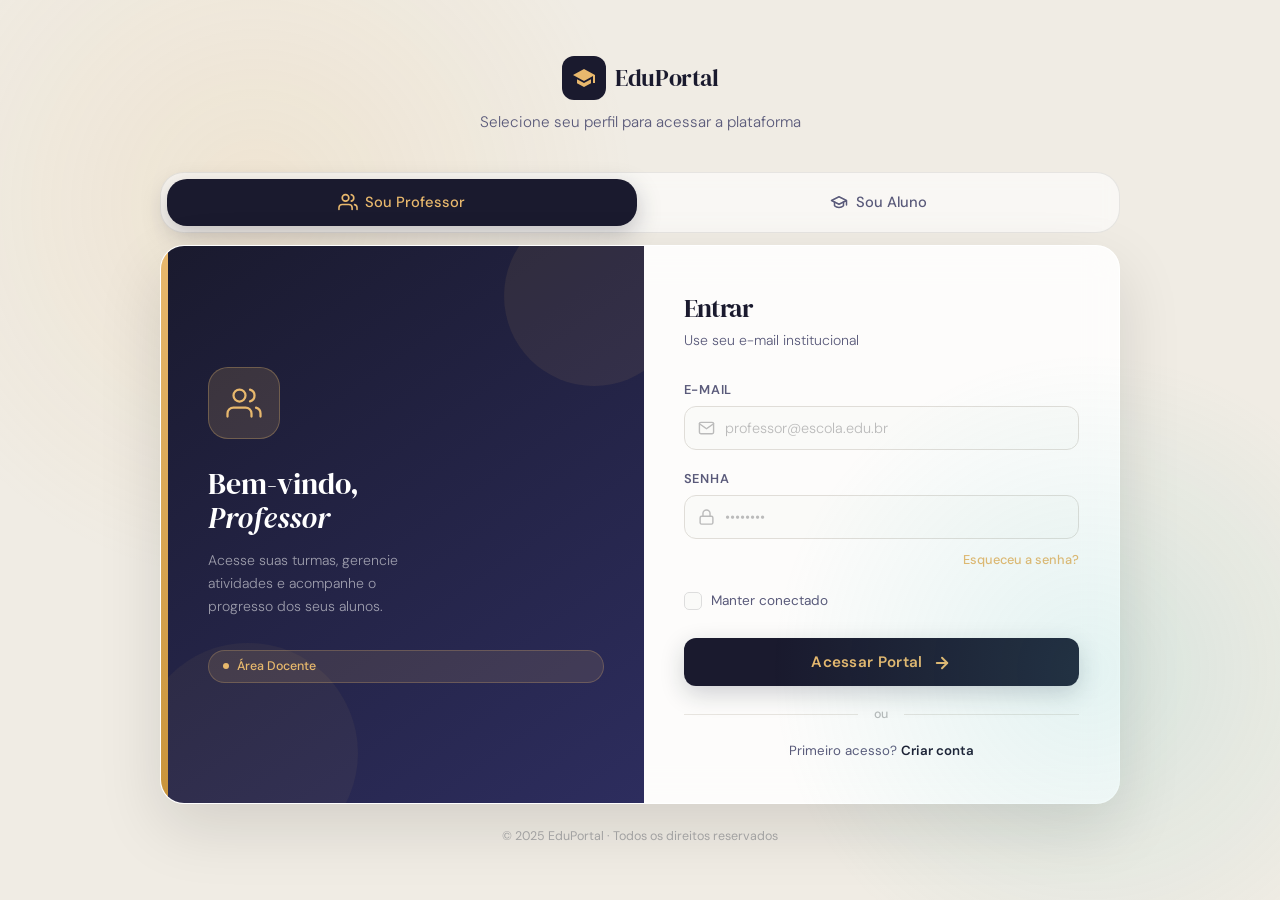
<file: versao-web/login.html>
<!DOCTYPE html>
<html lang="pt-BR">
<head>
  <meta charset="UTF-8" />
  <meta name="viewport" content="width=device-width, initial-scale=1.0"/>
  <title>Portal Educacional — Login</title>
  <link rel="stylesheet" href="loginstyle.css">
  <link href="https://fonts.googleapis.com/css2?family=DM+Serif+Display:ital@0;1&family=DM+Sans:wght@300;400;500;600&display=swap" rel="stylesheet"/>
  
</head>
<body>

<div class="wrapper">
  <!-- Header -->
  <div class="header">
    <div class="logo">
      <div class="logo-icon">
        <svg viewBox="0 0 24 24" xmlns="http://www.w3.org/2000/svg">
          <path d="M12 3L1 9l11 6 9-4.91V17h2V9L12 3zM5 13.18v4L12 21l7-3.82v-4L12 17l-7-3.82z"/>
        </svg>
      </div>
      <span class="logo-text">EduPortal</span>
    </div>
    <p>Selecione seu perfil para acessar a plataforma</p>
  </div>

  <!-- Tab selector -->
  <div class="tab-selector">
    <button class="tab-btn active" data-role="teacher" onclick="switchRole('teacher')">
      <svg viewBox="0 0 24 24" fill="none" stroke="currentColor" stroke-width="2" stroke-linecap="round" stroke-linejoin="round">
        <path d="M17 21v-2a4 4 0 0 0-4-4H5a4 4 0 0 0-4 4v2"/><circle cx="9" cy="7" r="4"/>
        <path d="M23 21v-2a4 4 0 0 0-3-3.87"/><path d="M16 3.13a4 4 0 0 1 0 7.75"/>
      </svg>
      Sou Professor
    </button>
    <button class="tab-btn" data-role="student" onclick="switchRole('student')">
      <svg viewBox="0 0 24 24" fill="none" stroke="currentColor" stroke-width="2" stroke-linecap="round" stroke-linejoin="round">
        <path d="M22 10v6M2 10l10-5 10 5-10 5z"/>
        <path d="M6 12v5c3 3 9 3 12 0v-5"/>
      </svg>
      Sou Aluno
    </button>
  </div>

  <!-- Cards -->
  <div class="card-container">

    <!-- Teacher Card -->
    <div class="login-card active" data-role="teacher">
      <div class="card-strip"></div>
      <div class="card-inner">
        <div class="card-visual">
          <div class="visual-icon">
            <svg viewBox="0 0 24 24" fill="none" stroke-width="1.5" stroke-linecap="round" stroke-linejoin="round">
              <path d="M17 21v-2a4 4 0 0 0-4-4H5a4 4 0 0 0-4 4v2"/><circle cx="9" cy="7" r="4"/>
              <path d="M23 21v-2a4 4 0 0 0-3-3.87"/><path d="M16 3.13a4 4 0 0 1 0 7.75"/>
            </svg>
          </div>
          <div class="visual-title">Bem-vindo,<br/><em>Professor</em></div>
          <div class="visual-desc">Acesse suas turmas, gerencie atividades e acompanhe o progresso dos seus alunos.</div>
          <div class="visual-badge"><span></span> Área Docente</div>
        </div>
        <div class="card-form">
          <div class="form-title">Entrar</div>
          <div class="form-subtitle">Use seu e-mail institucional</div>

          <div class="field">
            <label>E-mail</label>
            <div class="input-wrap">
              <svg viewBox="0 0 24 24" fill="none" stroke-width="2" stroke-linecap="round" stroke-linejoin="round">
                <path d="M4 4h16c1.1 0 2 .9 2 2v12c0 1.1-.9 2-2 2H4c-1.1 0-2-.9-2-2V6c0-1.1.9-2 2-2z"/><polyline points="22,6 12,13 2,6"/>
              </svg>
              <input type="email" placeholder="professor@escola.edu.br" />
            </div>
          </div>

          <div class="field">
            <label>Senha</label>
            <div class="input-wrap">
              <svg viewBox="0 0 24 24" fill="none" stroke-width="2" stroke-linecap="round" stroke-linejoin="round">
                <rect x="3" y="11" width="18" height="11" rx="2" ry="2"/><path d="M7 11V7a5 5 0 0 1 10 0v4"/>
              </svg>
              <input type="password" placeholder="••••••••" />
            </div>
          </div>

          <div class="forgot"><a href="#">Esqueceu a senha?</a></div>

          <label class="remember">
            <input type="checkbox" id="rem-t" />
            <div class="check-box" onclick="document.getElementById('rem-t').click()">
              <svg viewBox="0 0 12 12" fill="none" stroke="#fff" stroke-width="2.5" stroke-linecap="round">
                <polyline points="2,6 5,9 10,3"/>
              </svg>
            </div>
            <span onclick="document.getElementById('rem-t').click()">Manter conectado</span>
          </label>

          <button class="btn-login">
            Acessar Portal
            <svg viewBox="0 0 24 24" fill="none" stroke="currentColor" stroke-width="2.5" stroke-linecap="round" stroke-linejoin="round">
              <line x1="5" y1="12" x2="19" y2="12"/><polyline points="12 5 19 12 12 19"/>
            </svg>
          </button>

          <div class="divider"><span>ou</span></div>
          <div class="register-link">Primeiro acesso? <a href="#">Criar conta</a></div>
        </div>
      </div>
    </div>

    <!-- Student Card -->
    <div class="login-card" data-role="student">
      <div class="card-strip"></div>
      <div class="card-inner">
        <div class="card-visual">
          <div class="visual-icon">
            <svg viewBox="0 0 24 24" fill="none" stroke-width="1.5" stroke-linecap="round" stroke-linejoin="round">
              <path d="M22 10v6M2 10l10-5 10 5-10 5z"/>
              <path d="M6 12v5c3 3 9 3 12 0v-5"/>
            </svg>
          </div>
          <div class="visual-title">Olá,<br/><em>Estudante</em></div>
          <div class="visual-desc">Veja suas aulas, entregue atividades e confira suas notas em um só lugar.</div>
          <div class="visual-badge"><span></span> Área do Aluno</div>
        </div>
        <div class="card-form">
          <div class="form-title">Entrar</div>
          <div class="form-subtitle">Use sua matrícula ou e-mail</div>

          <div class="field">
            <label>Matrícula / E-mail</label>
            <div class="input-wrap">
              <svg viewBox="0 0 24 24" fill="none" stroke-width="2" stroke-linecap="round" stroke-linejoin="round">
                <path d="M20 21v-2a4 4 0 0 0-4-4H8a4 4 0 0 0-4 4v2"/><circle cx="12" cy="7" r="4"/>
              </svg>
              <input type="text" placeholder="2024001 ou aluno@escola.edu.br" />
            </div>
          </div>

          <div class="field">
            <label>Senha</label>
            <div class="input-wrap">
              <svg viewBox="0 0 24 24" fill="none" stroke-width="2" stroke-linecap="round" stroke-linejoin="round">
                <rect x="3" y="11" width="18" height="11" rx="2" ry="2"/><path d="M7 11V7a5 5 0 0 1 10 0v4"/>
              </svg>
              <input type="password" placeholder="••••••••" />
            </div>
          </div>

          <div class="forgot"><a href="#">Esqueceu a senha?</a></div>

          <label class="remember">
            <input type="checkbox" id="rem-s" />
            <div class="check-box" onclick="document.getElementById('rem-s').click()">
              <svg viewBox="0 0 12 12" fill="none" stroke="#fff" stroke-width="2.5" stroke-linecap="round">
                <polyline points="2,6 5,9 10,3"/>
              </svg>
            </div>
            <span onclick="document.getElementById('rem-s').click()">Manter conectado</span>
          </label>

          <button class="btn-login">
            Acessar Portal
            <svg viewBox="0 0 24 24" fill="none" stroke="currentColor" stroke-width="2.5" stroke-linecap="round" stroke-linejoin="round">
              <line x1="5" y1="12" x2="19" y2="12"/><polyline points="12 5 19 12 12 19"/>
            </svg>
          </button>

          <div class="divider"><span>ou</span></div>
          <div class="register-link">Primeiro acesso? <a href="#">Criar conta</a></div>
        </div>
      </div>
    </div>

  </div><!-- /card-container -->

  <div class="footer">© 2025 EduPortal · Todos os direitos reservados</div>
</div>

<script>
  function switchRole(role) {
    document.querySelectorAll('.tab-btn').forEach(b => b.classList.remove('active'));
    document.querySelectorAll('.login-card').forEach(c => c.classList.remove('active'));
    document.querySelector(`.tab-btn[data-role="${role}"]`).classList.add('active');
    document.querySelector(`.login-card[data-role="${role}"]`).classList.add('active');
  }
</script>
</body>
</html>
</file>
<file: Lampada - Atividade/style.css>
body {
    background: radial-gradient(circle, white 8%, black 100%);
    display: flex;
    justify-content: center;
    align-items: center;
    height: 100vh;
    margin: 0;
}

.container {
    cursor: pointer;
}
</file>
<file: Lista - Atividade/style.css>
body {
    font-family: Arial, sans-serif;
    background-color: #f4f4f4;
    display: flex;
    justify-content: center;
    align-items: center;
    height: 100vh;
    margin: 0;
}

.container {
    background: #fff;
    padding: 20px;
    border-radius: 5px;
    box-shadow: 0 0 10px rgba(0,0,0,0.1);
    width: 300px;
    text-align: center;
}

h1 {
    margin-bottom: 20px;
}

input {
    padding: 10px;
    width: calc(100%);
    margin-bottom: 10px;
    border: 1px solid #ccc;
    border-radius: 5px;
}

button {
    padding: 10px 15px;
    background: #28a745;
    color: #fff;
    border: none;
    border-radius: 5px;
    cursor: pointer;
    width: 100%;
}

button:hover {
    background: #218838;
}

ul {
    list-style: none;
    padding: 0;
}

li {
    background: #f4f4f4;
    padding: 10px;
    margin-bottom: 10px;
    border-radius: 5px;
    display: flex;
    justify-content: space-between;
    align-items: center;
}

li button {
    background: #dc3545;
    border: none;
    color: #fff;
    padding: 5px 10px;
    border-radius: 5px;
    cursor: pointer;
    width: 30px;
    border-radius: 5px;
}

li button:hover {
    background: #c82333;
}
</file>
<file: lm veiculos/assets/css/tokens.css>
/* ===================== TOKENS ===================== */
:root {
  /* ---- Marca ---- */
  --color-brand:        #0B3D2E;
  --color-brand-light:  #14785B;
  --color-brand-dark:   #062018;

  /* ---- Acento ---- */
  --color-accent:       #E8943B;
  --color-accent-light:  #F5B067;
  --color-accent-dark:   #C97A2A;

  /* ---- Neutros (fundo quente) ---- */
  --color-bg:           #FAF8F5;
  --color-bg-alt:       #F2EDE7;
  --color-surface:     #FFFFFF;
  --color-text:        #1A1A1A;
  --color-text-muted:  #6B6B6B;
  --color-border:      #E5E0DA;

  /* ---- Tipografia ---- */
  --font-display:  'Sora', sans-serif;
  --font-body:     'DM Sans', sans-serif;
  --font-mono:     'JetBrains Mono', monospace;

  /* ---- Escala tipográfica ---- */
  --fs-hero:     clamp(2rem, 5vw, 3.5rem);
  --fs-h2:       clamp(1.5rem, 3vw, 2.25rem);
  --fs-h3:       1.25rem;
  --fs-body:     1rem;
  --fs-sm:       0.875rem;
  --fs-xs:       0.75rem;

  /* ---- Espaçamento ---- */
  --space-xs:   0.5rem;
  --space-sm:   0.75rem;
  --space-md:   1rem;
  --space-lg:   1.5rem;
  --space-xl:   2rem;
  --space-2xl:  3rem;
  --space-3xl:  4rem;
  --space-4xl:  6rem;

  /* ---- Raio ---- */
  --radius-sm:  6px;
  --radius-md:  10px;
  --radius-lg:  14px;
  --radius-pill: 999px;

  /* ---- Sombra ---- */
  --shadow-sm:  0 1px 2px rgba(11,61,46,0.06);
  --shadow-md:  0 4px 12px rgba(11,61,46,0.08);
  --shadow-lg:  0 12px 32px rgba(11,61,46,0.12);

  /* ---- Transições ---- */
  --ease:       cubic-bezier(0.4, 0, 0.2, 1);
  --transition: 250ms var(--ease);
  --transition-slow: 500ms var(--ease);

  /* ---- Layout ---- */
  --container-max: 1200px;
  --header-h: 68px;

  /* ---- z-index ---- */
  --z-header:  100;
  --z-overlay: 200;
  --z-float:   300;
}

/* ---- Tema escuro ---- */
[data-theme="dark"] {
  --color-bg:        #0D1A16;
  --color-bg-alt:    #152622;
  --color-surface:   #1A2D28;
  --color-text:     #E8E4E0;
  --color-text-muted: #9BA8A3;
  --color-border:   #2A3D37;
  --shadow-sm:  0 1px 2px rgba(0,0,0,0.2);
  --shadow-md:  0 4px 12px rgba(0,0,0,0.25);
  --shadow-lg:  0 12px 32px rgba(0,0,0,0.35);
}
</file>
<file: lm veiculos/assets/css/base.css>
/* ===================== RESET ===================== */
*, *::before, *::after { box-sizing: border-box; margin: 0; padding: 0; }

html { scroll-behavior: smooth; -webkit-text-size-adjust: 100%; }

body {
  font-family: var(--font-body);
  font-size: var(--fs-body);
  line-height: 1.6;
  color: var(--color-text);
  background: var(--color-bg);
  -webkit-font-smoothing: antialiased;
  -moz-osx-font-smoothing: grayscale;
}

img { max-width: 100%; display: block; }
a { color: inherit; text-decoration: none; }
button { font-family: inherit; cursor: pointer; border: none; background: none; }
input, select, textarea { font-family: inherit; font-size: inherit; }

/* ---- Foco visível ---- */
:focus-visible {
  outline: 2px solid var(--color-accent);
  outline-offset: 2px;
  border-radius: 2px;
}

/* ---- Tipografia base ---- */
h1, h2, h3, h4 { font-family: var(--font-display); font-weight: 700; line-height: 1.2; }
strong { font-weight: 600; }
small { font-size: 0.75em; }

/* ---- Container ---- */
.container { width: 100%; max-width: var(--container-max); margin: 0 auto; padding: 0 var(--space-lg); }

/* ---- Eyebrow ---- */
.eyebrow {
  font-family: var(--font-mono);
  font-size: var(--fs-xs);
  font-weight: 500;
  color: var(--color-brand-light);
  text-transform: uppercase;
  letter-spacing: 0.08em;
  margin-bottom: var(--space-sm);
}

/* ---- Section head ---- */
.section__head { margin-bottom: var(--space-2xl); }
.section__title {
  font-size: var(--fs-h2);
  font-weight: 800;
  color: var(--color-text);
  margin-bottom: var(--space-sm);
}
.section__text { color: var(--color-text-muted); max-width: 52ch; }
.section__text--center { margin: 0 auto; }

/* ---- Reveal animation ---- */
.reveal {
  opacity: 0;
  transform: translateY(24px);
  transition: opacity 600ms var(--ease), transform 600ms var(--ease);
}
.reveal.is-visible { opacity: 1; transform: none; }
</file>
<file: lm veiculos/assets/css/layout.css>
/* ===================== HEADER ===================== */
.header {
  position: sticky; top: 0; z-index: var(--z-header);
  background: rgba(250,248,245,0.82);
  backdrop-filter: blur(14px); -webkit-backdrop-filter: blur(14px);
  border-bottom: 1px solid var(--color-border);
  transition: background var(--transition), box-shadow var(--transition);
}
.header.is-scrolled { box-shadow: var(--shadow-sm); }

.header__inner {
  display: flex; align-items: center; justify-content: space-between;
  height: var(--header-h);
}

/* ---- Logo ---- */
.logo { display: flex; align-items: center; gap: var(--space-sm); color: var(--color-brand); }
.logo__icon { color: var(--color-brand); flex-shrink: 0; }
.logo__text { font-family: var(--font-display); font-size: 1.125rem; font-weight: 400; color: var(--color-text); }
.logo__text strong { font-weight: 800; }
.logo__text--light { color: var(--color-text); }

/* ---- Nav ---- */
.nav__list { display: flex; align-items: center; gap: var(--space-lg); list-style: none; }
.nav__link {
  font-size: var(--fs-sm); font-weight: 500; color: var(--color-text-muted);
  transition: color var(--transition);
  position: relative;
}
.nav__link::after {
  content: ''; position: absolute; bottom: -4px; left: 0;
  width: 0; height: 2px; background: var(--color-accent);
  transition: width var(--transition);
}
.nav__link:hover { color: var(--color-text); }
.nav__link:hover::after { width: 100%; }
.nav__link--cta {
  background: var(--color-brand); color: #fff;
  padding: var(--space-sm) var(--space-lg);
  border-radius: var(--radius-sm); transition: background var(--transition);
}
.nav__link--cta:hover { background: var(--color-brand-light); }
.nav__link--cta::after { display: none; }

/* ---- Toggle mobile ---- */
.nav__toggle { display: none; width: 28px; height: 22px; flex-direction: column; justify-content: space-between; }
.nav__toggle span { display: block; height: 3px; width: 100%; background: var(--color-text); border-radius: 2px; transition: all var(--transition); }
.nav__toggle.is-open span:nth-child(1) { transform: translateY(9px) rotate(45deg); }
.nav__toggle.is-open span:nth-child(2) { opacity: 0; }
.nav__toggle.is-open span:nth-child(3) { transform: translateY(-9px) rotate(-45deg); }

/* ===================== HERO ===================== */
.hero { padding: var(--space-3xl) 0 var(--space-2xl); position: relative; overflow: hidden; }
.hero::before {
  content: ''; position: absolute; top: 0; right: -10%; width: 50%; height: 100%;
  background: radial-gradient(circle, var(--color-brand-light) 0%, transparent 70%);
  opacity: 0.07; pointer-events: none;
}

.hero__inner {
  display: grid; grid-template-columns: 1.1fr 0.9fr;
  gap: var(--space-3xl); align-items: center;
  position: relative;
}
.hero__eyebrow {
  font-family: var(--font-mono); font-size: var(--fs-sm); font-weight: 500;
  color: var(--color-brand-light); margin-bottom: var(--space-md);
}
.hero__title {
  font-size: var(--fs-hero); font-weight: 800; color: var(--color-text);
  margin-bottom: var(--space-md); letter-spacing: -0.02em;
}
.hero__desc { color: var(--color-text-muted); font-size: 1.0625rem; max-width: 44ch; margin-bottom: var(--space-xl); }
.hero__actions { display: flex; gap: var(--space-md); flex-wrap: wrap; }

/* ---- Hero visual ---- */
.hero__visual { display: flex; justify-content: center; }
.hero__visual-card {
  width: 100%; max-width: 420px;
  background: url('../img/images.jpg') center/cover; max-height: 250px;
  border-radius: var(--radius-lg); overflow: hidden;
  box-shadow: var(--shadow-lg);
  transform: rotate(-1.5deg); transition: transform var(--transition-slow);
}
.hero__visual-card:hover { transform: rotate(0deg); }
.hero__visual-img {background-size: cover; background-position: center;aspect-ratio: 4/3; position: relative;
}
.hero__visual-img::after {
  position: relative; inset: 0;
  background: url('../img/images.jpg') center/cover; content: ''; opacity: 0.2;
  
}
.hero__visual-info {
  display: flex; justify-content: space-between; align-items: center;
  padding: var(--space-lg);
}
.hero__visual-tag {
  font-family: var(--font-mono); font-size: var(--fs-xs);
  color: var(--color-brand-light); text-transform: uppercase; letter-spacing: 0.05em;
}
.hero__visual-price {
  font-family: var(--font-display); font-size: 1.5rem; font-weight: 800;
  color: var(--color-brand);
}

/* ---- Hero stats ---- */
.hero__stats {
  display: flex; align-items: center; gap: var(--space-2xl);
  margin-top: var(--space-3xl); padding-top: var(--space-xl);
  border-top: 1px solid var(--color-border);
}
.hero__stat { display: flex; flex-direction: column; gap: 2px; }
.hero__stat-num {
  font-family: var(--font-display); font-size: 2rem; font-weight: 800;
  color: var(--color-brand); line-height: 1;
}
.hero__stat-num small { color: var(--color-accent); font-size: 0.6em; }
.hero__stat-label { font-size: var(--fs-sm); color: var(--color-text-muted); }
.hero__stat-divider { width: 1px; height: 36px; background: var(--color-border); }

/* ===================== SECTION BASE ===================== */
.section { padding: var(--space-4xl) 0; }
.section--alt { background: var(--color-bg-alt); }

/* ===================== SOBRE ===================== */
.sobre__grid { display: grid; grid-template-columns: 1fr 1fr; gap: var(--space-3xl); align-items: center; }
.sobre__img {
  aspect-ratio: 4/5; border-radius: var(--radius-lg); overflow: hidden;
  background: linear-gradient(160deg, var(--color-brand) 0%, var(--color-brand-light) 60%, #1a9a7a 100%);
  position: relative;
}
.sobre__img::after {
  content: ''; position: absolute; inset: 0;
  background: url("data:image/svg+xml,%3Csvg xmlns='http://www.w3.org/2000/svg' viewBox='0 0 100 125'%3E%3Crect width='100' height='125' fill='none'/%3E%3Cpath d='M10 60 C30 40 50 70 70 50 T90 60' stroke='rgba(255,255,255,0.08)' stroke-width='15' fill='none'/%3E%3C/svg%3E") center/cover;
}

.sobre__quote {
  border-left: 3px solid var(--color-accent);
  padding: var(--space-md) 0 var(--space-md) var(--space-lg);
  margin: var(--space-lg) 0;
  font-style: italic; color: var(--color-text); font-size: 1.0625rem;
}
.sobre__quote cite { display: block; margin-top: var(--space-sm); font-style: normal; font-size: var(--fs-sm); color: var(--color-text-muted); font-family: var(--font-mono); }

.sobre__metrics { display: flex; gap: var(--space-2xl); margin-top: var(--space-xl); }
.sobre__metric { display: flex; flex-direction: column; gap: 2px; }
.sobre__metric-num { font-family: var(--font-display); font-size: 1.5rem; font-weight: 800; color: var(--color-brand); }
.sobre__metric-label { font-size: var(--fs-sm); color: var(--color-text-muted); }

/* ===================== SERVIÇOS ===================== */
.servicos__grid {
  display: grid; grid-template-columns: repeat(3, 1fr); gap: var(--space-lg);
}
.servico--lg { grid-column: span 1; }
.servico__img {
  height: 180px; border-radius: var(--radius-md) var(--radius-md) 0 0;
  background: linear-gradient(135deg, var(--color-brand) 0%, var(--color-brand-light) 100%);
  position: relative;
}
.servico__img--1 { background: linear-gradient(135deg, #0B3D2E 0%, #14785B 100%); }
.servico__img--2 { background: linear-gradient(135deg, #14785B 0%, #1a9a7a 100%); }

.servico__body { padding: var(--space-lg); }
.servico__body--sm { display: flex; flex-direction: column; gap: var(--space-sm); }
.servico__body--sm svg { color: var(--color-accent); }
.servico__title { font-size: var(--fs-h3); font-weight: 700; margin-bottom: var(--space-xs); }
.servico__text { font-size: var(--fs-sm); color: var(--color-text-muted); }

/* ===================== COMO FUNCIONA ===================== */
.passos { display: grid; grid-template-columns: repeat(3, 1fr); gap: var(--space-2xl); }
.passo { position: relative; }
.passo__num {
  font-family: var(--font-mono); font-size: 1.5rem; font-weight: 600;
  color: var(--color-accent); display: block; margin-bottom: var(--space-sm);
}
.passo__title { font-size: var(--fs-h3); margin-bottom: var(--space-xs); }
.passo__text { font-size: var(--fs-sm); color: var(--color-text-muted); }

/* ===================== FROTA ===================== */
.frota__filtros { display: flex; gap: var(--space-sm); flex-wrap: wrap; margin-bottom: var(--space-xl); }
.frota__grid { display: grid; grid-template-columns: repeat(4, 1fr); gap: var(--space-lg); }
.frota__empty { text-align: center; color: var(--color-text-muted); padding: var(--space-2xl) 0; }

/* ===================== DEPOIMENTOS ===================== */
.depoimentos__grid { display: grid; grid-template-columns: repeat(3, 1fr); gap: var(--space-lg); }
.depoimento {
  background: var(--color-surface); border: 1px solid var(--color-border);
  border-radius: var(--radius-md); padding: var(--space-xl);
}
.depoimento__text { font-size: 1.0625rem; line-height: 1.6; margin-bottom: var(--space-lg); color: var(--color-text); }
.depoimento__author { display: flex; align-items: center; gap: var(--space-md); }
.depoimento__avatar {
  width: 40px; height: 40px; border-radius: 50%;
  background: var(--color-brand); color: #fff;
  display: flex; align-items: center; justify-content: center;
  font-family: var(--font-display); font-weight: 700; font-size: var(--fs-sm);
}
.depoimento__author strong { display: block; font-size: var(--fs-sm); }
.depoimento__author span { font-size: var(--fs-xs); color: var(--color-text-muted); }

/* ===================== CONTATO ===================== */
.contato__grid { display: grid; grid-template-columns: 1fr 1fr; gap: var(--space-3xl); align-items: start; }
.contato__detalhes { display: flex; flex-direction: column; gap: var(--space-md); margin-top: var(--space-lg); }
.contato__item {
  display: flex; align-items: center; gap: var(--space-sm);
  font-size: var(--fs-sm); color: var(--color-text-muted); transition: color var(--transition);
}
a.contato__item:hover { color: var(--color-brand); }
.contato__item svg { color: var(--color-brand); flex-shrink: 0; }

/* ===================== FOOTER ===================== */
.footer { background: var(--color-brand-dark); color: #C8DDD6; padding: var(--space-2xl) 0 var(--space-lg); }
.footer__inner { display: flex; justify-content: space-between; align-items: flex-start; gap: var(--space-xl); flex-wrap: wrap; }
.footer__brand { max-width: 300px; }
.logo__text--light { color: #E8E4E0; }
.footer__copy { font-size: var(--fs-sm); margin-top: var(--space-sm); color: #8AA39B; line-height: 1.5; }
.footer__links { display: flex; flex-direction: column; gap: var(--space-sm); }
.footer__links a { font-size: var(--fs-sm); color: #C8DDD6; transition: color var(--transition); }
.footer__links a:hover { color: var(--color-accent-light); }
.footer__social { display: flex; gap: var(--space-md); }
.footer__social a { color: #C8DDD6; transition: color var(--transition); }
.footer__social a:hover { color: var(--color-accent-light); }
.footer__bottom { text-align: center; padding-top: var(--space-lg); margin-top: var(--space-xl); border-top: 1px solid rgba(255,255,255,0.08); }
.footer__bottom span { font-size: var(--fs-xs); color: #6B8580; }

/* ---- WhatsApp float ---- */
.whatsapp-float {
  position: fixed; bottom: var(--space-lg); right: var(--space-lg);
  z-index: var(--z-float);
  width: 52px; height: 52px; border-radius: 50%;
  background: #25D366; color: #fff;
  display: flex; align-items: center; justify-content: center;
  box-shadow: 0 4px 16px rgba(37,211,102,0.35);
  transition: transform var(--transition), box-shadow var(--transition);
}
.whatsapp-float:hover { transform: scale(1.08); box-shadow: 0 6px 24px rgba(37,211,102,0.45); }

/* ===================== RESPONSIVO ===================== */
@media (max-width: 1024px) {
  .frota__grid { grid-template-columns: repeat(3, 1fr); }
}
@media (max-width: 860px) {
  .nav__toggle { display: flex; }
  .nav__list {
    position: fixed; inset: 0; top: var(--header-h);
    background: var(--color-bg); flex-direction: column;
    justify-content: flex-start; align-items: center; gap: var(--space-xl);
    padding-top: var(--space-3xl);
    transform: translateX(100%); transition: transform var(--transition-slow);
  }
  .nav__list.is-open { transform: translateX(0); }
  .nav__link { font-size: 1.125rem; }

  .hero__inner { grid-template-columns: 1fr; gap: var(--space-xl); }
  .hero__visual { order: -1; }
  .hero__visual-card { max-width: 100%; }

  .sobre__grid { grid-template-columns: 1fr; }
  .sobre__img { aspect-ratio: 16/9; max-height: 300px; }

  .servicos__grid { grid-template-columns: repeat(2, 1fr); }
  .servico--lg { grid-column: span 2; }
  .passos { grid-template-columns: 1fr; gap: var(--space-lg); }
  .frota__grid { grid-template-columns: repeat(2, 1fr); }
  .depoimentos__grid { grid-template-columns: 1fr; }
  .contato__grid { grid-template-columns: 1fr; }
  .footer__inner { flex-direction: column; }
}
@media (max-width: 560px) {
  .hero__stats { flex-wrap: wrap; gap: var(--space-lg); }
  .hero__stat-divider { display: none; }
  .hero__actions { flex-direction: column; }
  .hero__actions .btn { width: 100%; }
  .servicos__grid { grid-template-columns: 1fr; }
  .servico--lg { grid-column: span 1; }
  .frota__grid { grid-template-columns: 1fr; }
  .sobre__metrics { flex-direction: column; gap: var(--space-md); }
  .form__row { flex-direction: column; }
}
</file>
<file: lm veiculos/assets/css/components.css>
/* ===================== BUTTONS ===================== */
.btn {
  display: inline-flex; align-items: center; justify-content: center; gap: var(--space-sm);
  font-family: var(--font-body); font-size: var(--fs-sm); font-weight: 600;
  padding: var(--space-sm) var(--space-lg); border-radius: var(--radius-sm);
  transition: all var(--transition); white-space: nowrap; text-align: center;
}
.btn--primary { background: var(--color-brand); color: #fff; }
.btn--primary:hover { background: var(--color-brand-light); transform: translateY(-1px); box-shadow: var(--shadow-md); }
.btn--outline { border: 1px solid var(--color-border); color: var(--color-text); background: transparent; }
.btn--outline:hover { border-color: var(--color-brand); color: var(--color-brand); }
.btn--lg { font-size: var(--fs-body); padding: var(--space-md) var(--space-xl); }
.btn--sm { font-size: var(--fs-xs); padding: var(--space-xs) var(--space-md); }
.btn--block { display: flex; width: 100%; }

/* ===================== CARD ===================== */
.card {
  background: var(--color-surface); border: 1px solid var(--color-border);
  border-radius: var(--radius-md); overflow: hidden;
  transition: box-shadow var(--transition), border-color var(--transition), transform var(--transition);
}
.card:hover { box-shadow: var(--shadow-md); border-color: var(--color-brand-light); transform: translateY(-2px); }

/* ---- Serviço card ---- */
.servico { display: flex; flex-direction: column; }
.servico--lg { flex-direction: column; }

/* ===================== VEÍCULO CARD ===================== */
.veiculo { display: flex; flex-direction: column; }
.veiculo__img {
  height: 160px; position: relative;
  background: linear-gradient(135deg, var(--color-brand) 0%, var(--color-brand-light) 100%);
}
.veiculo__img--1 { background: url('../img/images.jpg') center/cover; }
.veiculo__img--2 { background: url('../img/images\ \(1\).jpg') center/cover; }
.veiculo__img--3 { background: url('../img/images\ \(2\).jpg') center/cover; }
.veiculo__img--4 { background: url('../img/images\ \(3\).jpg') center/cover; }
.veiculo__img--5 { background: url('../img/images\ \(4\).jpg') center/cover; }
.veiculo__img--6 { background: url('../img/images\ \(5\).jpg') center/cover; }
.veiculo__img--7 { background: url('../img/images\ \(6\).jpg') center/cover; }
.veiculo__img--8 { background: url('../img/images\ \(7\).jpg') center/cover; }
.veiculo__tag {
  position: absolute; top: var(--space-sm); left: var(--space-sm);
  font-family: var(--font-mono); font-size: var(--fs-xs); font-weight: 500;
  background: rgba(255,255,255,0.9); color: var(--color-brand);
  padding: 4px 10px; border-radius: var(--radius-pill); text-transform: uppercase; letter-spacing: 0.05em;
}
.veiculo__body { padding: var(--space-md); display: flex; flex-direction: column; gap: var(--space-sm); flex: 1; }
.veiculo__name { font-size: var(--fs-h3); font-weight: 700; }
.veiculo__specs {
  display: flex; flex-wrap: wrap; gap: var(--space-xs);
  font-family: var(--font-mono); font-size: var(--fs-xs); color: var(--color-text-muted);
}
.veiculo__specs span { padding: 3px 8px; background: var(--color-bg-alt); border-radius: var(--radius-sm); }
.veiculo__footer {
  display: flex; justify-content: space-between; align-items: center;
  margin-top: auto; padding-top: var(--space-sm);
}
.veiculo__price {
  font-family: var(--font-display); font-size: 1.5rem; font-weight: 800; color: var(--color-brand);
}
.veiculo__price span { font-size: var(--fs-sm); font-weight: 500; color: var(--color-text-muted); }

/* ===================== CHIPS / FILTROS ===================== */
.chip {
  font-size: var(--fs-sm); font-weight: 500; color: var(--color-text-muted);
  padding: var(--space-xs) var(--space-md); border-radius: var(--radius-pill);
  border: 1px solid var(--color-border); background: var(--color-surface);
  transition: all var(--transition);
}
.chip:hover { border-color: var(--color-brand); color: var(--color-brand); }
.chip--active { background: var(--color-brand); color: #fff; border-color: var(--color-brand); }

/* ===================== FORM ===================== */
.form { display: flex; flex-direction: column; gap: var(--space-md); }
.form__group { position: relative; }
.form__row { display: flex; gap: var(--space-md); }
.form__row .form__group { flex: 1; }

.form__input {
  width: 100%; padding: var(--space-md) var(--space-md) var(--space-xs);
  background: var(--color-surface); border: none; border-bottom: 1.5px solid var(--color-border);
  border-radius: 0; color: var(--color-text);
  transition: border-color var(--transition);
}
.form__input:focus { outline: none; border-bottom-color: var(--color-accent); }
.form__input--select { appearance: none; cursor: pointer; }

.form__label {
  position: absolute; left: var(--space-md); top: 50%;
  transform: translateY(-50%); pointer-events: none;
  font-size: var(--fs-sm); color: var(--color-text-muted);
  transition: all var(--transition); background: transparent;
}
.form__input:focus + .form__label,
.form__input:not(:placeholder-shown) + .form__label,
.form__input--select:valid + .form__label {
  top: 8px; transform: none; font-size: var(--fs-xs); color: var(--color-accent); font-weight: 500;
}
.form__input[type="date"] + .form__label,
.form__input[type="date"]:not(:placeholder-shown) + .form__label {
  top: 8px; transform: none; font-size: var(--fs-xs);
}
.form__feedback {
  background: var(--color-brand); color: #fff; padding: var(--space-md);
  border-radius: var(--radius-sm); font-size: var(--fs-sm); text-align: center;
}
</file>
<file: Book-Haven/Book-Haven/Book-Haven/style.css>
/* Verde #1F4D3A · Bordô #7B2D26 · Dourado #C9A227 · Pergaminho #F5EEDC · Café #4A3728 */

body {
  background: #F5EEDC;
  color: #4A3728;
  font: 18px 'Source Sans 3', Arial, sans-serif;
  margin: 0;
}

header {
  text-align: center;
  border-bottom: 3px solid #1F4D3A;
  padding: 20px;
}

h1, h2 {
  font-family: 'Lora', Georgia, serif;
  color: #1F4D3A;
  margin: 0 0 10px;
}

.logo { display: block; width: 320px; max-width: 100%; margin: 0 auto; }

main {
  max-width: 800px;
  margin: 25px auto;
  padding: 0 15px;
}

.caixa {
  background: #fff;
  border: 2px solid #1F4D3A;
  border-radius: 8px;
  padding: 20px;
  margin-bottom: 25px;
}

input:not([type="checkbox"]), select {
  display: block;
  width: 100%;
  box-sizing: border-box;
  padding: 10px;
  margin: 8px 0;
  font: inherit;
}

button {
  padding: 10px 16px;
  margin: 10px 8px 0 0;
  border: none;
  border-radius: 5px;
  font: bold 16px 'Source Sans 3', Arial, sans-serif;
  cursor: pointer;
}

.btn-verde { background: #1F4D3A; color: #fff; }
.btn-bordo { background: #7B2D26; color: #fff; }
.btn-dourado { background: #C9A227; color: #4A3728; }

.abas { display: flex; gap: 10px; margin-bottom: 25px; }
.abas button { flex: 1; margin: 0; background: #fff; color: #1F4D3A; border: 2px solid #1F4D3A; }
.abas button.ativa { background: #1F4D3A; color: #fff; }

.perdidos {
  border-left: 8px solid #7B2D26;
  background: #fff;
  padding: 14px;
  border-radius: 8px;
}

.cartao {
  background: #F5EEDC;
  border-left: 6px solid #1F4D3A;
  border-radius: 5px;
  padding: 15px;
  margin-top: 15px;
}

.cartao.rara { border-left-color: #C9A227; }

.status { font-weight: bold; }
.status.Disponível { color: #1F4D3A; }
.status.Perdido { color: #7B2D26; }
</file>
<file: versao mobile/style-aluno.css>
*, *::before, *::after { box-sizing: border-box; margin: 0; padding: 0; }
    :root {
      --primary: #0f3460;
      --accent: #53c0c0;
      --gradient: linear-gradient(145deg, #0f3460 0%, #16213e 100%);
      --bg: #f0ece4;
      --text-dark: #1a1a2e;
      --text-mid: #5a5a7a;
      --white: #ffffff;
      --approved: #22c55e;
      --failed: #ef4444;
      --radius: 18px;
    }
    html, body { height: 100%; overflow: hidden; }
    body {
      font-family: 'DM Sans', sans-serif;
      background: #1a1920;
      background-image:
        radial-gradient(ellipse at 20% 30%, rgba(83,192,192,0.07) 0%, transparent 60%),
        radial-gradient(ellipse at 80% 70%, rgba(15,52,96,0.07) 0%, transparent 60%);
      display: flex;
      align-items: center;
      justify-content: center;
    }
    .phone-shell {
      width: 390px;
      height: 844px;
      background: var(--bg);
      border-radius: 52px;
      box-shadow: 0 0 0 10px #111, 0 0 0 12px #333, 0 40px 80px rgba(0,0,0,0.45);
      position: relative;
      overflow: hidden;
      display: flex;
      flex-direction: column;
    }
    .side-btn-r { position: absolute; background: #222; border-radius: 3px; right: -12px; top: 180px; width: 4px; height: 70px; }
    .side-btn-l { position: absolute; background: #222; border-radius: 3px; left: -12px; width: 4px; }
    .notch {
      position: absolute; top: 0; left: 50%; transform: translateX(-50%);
      width: 120px; height: 34px; background: #111; border-radius: 0 0 20px 20px;
      z-index: 100; display: flex; align-items: center; justify-content: center; gap: 6px;
    }
    .notch-cam { width: 10px; height: 10px; border-radius: 50%; background: #222; border: 1.5px solid #333; }
    .notch-mic { width: 40px; height: 5px; border-radius: 4px; background: #222; }
    .status-bar {
      height: 44px; display: flex; align-items: flex-end;
      justify-content: space-between; padding: 0 28px 4px;
      flex-shrink: 0; z-index: 10; position: relative;
      background: var(--gradient);
    }
    .status-time { font-size: 0.82rem; font-weight: 600; color: rgba(255,255,255,0.9); }
    .status-icons { display: flex; align-items: center; gap: 5px; }
    .status-icons svg { width: 15px; height: 15px; fill: rgba(255,255,255,0.85); }
    .screen { flex: 1; overflow: hidden; display: flex; flex-direction: column; }

    /* HERO */
    .hero {
      flex-shrink: 0; padding: 0 28px 28px;
      background: var(--gradient); position: relative; overflow: hidden;
    }
    .hero::before {
      content: ''; position: absolute; top: -60px; right: -40px;
      width: 200px; height: 200px; border-radius: 50%;
      background: var(--accent); opacity: 0.08;
    }
    .hero::after {
      content: ''; position: absolute; bottom: -80px; left: -60px;
      width: 240px; height: 240px; border-radius: 50%;
      background: var(--accent); opacity: 0.05;
    }
    .logo-row { display: flex; align-items: center; gap: 8px; margin-bottom: 16px; position: relative; }
    .logo-icon {
      width: 34px; height: 34px; background: rgba(255,255,255,0.1);
      border-radius: 10px; display: grid; place-items: center;
      border: 1px solid rgba(255,255,255,0.15);
    }
    .logo-icon svg { width: 18px; height: 18px; fill: var(--accent); }
    .logo-name { font-family: 'DM Serif Display', serif; font-size: 1.15rem; color: rgba(255,255,255,0.9); }
    .back-btn {
      margin-left: auto; background: rgba(255,255,255,0.1); border: 1px solid rgba(255,255,255,0.15);
      border-radius: 10px; padding: 6px 12px; color: rgba(255,255,255,0.8);
      font-size: 0.75rem; font-weight: 600; cursor: pointer; text-decoration: none;
      display: flex; align-items: center; gap: 4px;
    }
    .back-btn svg { width: 12px; height: 12px; stroke: currentColor; fill: none; }
    .hero-badge {
      display: inline-flex; align-items: center; gap: 6px;
      padding: 5px 12px; border-radius: 100px; font-size: 0.72rem;
      font-weight: 600; letter-spacing: 0.05em; text-transform: uppercase;
      margin-bottom: 12px; background: rgba(83,192,192,0.15);
      border: 1px solid rgba(83,192,192,0.3); color: var(--accent);
    }
    .hero-badge-dot { width: 5px; height: 5px; border-radius: 50%; background: currentColor; animation: pulse 2s infinite; }
    @keyframes pulse { 0%,100% { opacity:1; transform:scale(1); } 50% { opacity:0.5; transform:scale(0.7); } }
    .hero-title { font-family: 'DM Serif Display', serif; font-size: 1.8rem; line-height: 1.1; color: #fff; margin-bottom: 6px; }
    .hero-title em { font-style: italic; }
    .hero-sub { font-size: 0.8rem; color: rgba(255,255,255,0.45); font-weight: 300; }

    /* SEMESTER SUMMARY */
    .summary-bar {
      flex-shrink: 0; padding: 16px 28px 0; margin-top: -14px; position: relative; z-index: 20;
    }
    .summary-card {
      background: rgba(255,255,255,0.92); backdrop-filter: blur(12px);
      border-radius: 16px; padding: 14px 16px;
      box-shadow: 0 8px 32px rgba(0,0,0,0.1);
      border: 1px solid rgba(255,255,255,0.9);
      display: grid; grid-template-columns: 1fr 1fr 1fr; gap: 8px;
    }
    .summary-item { text-align: center; }
    .summary-item .val {
      font-family: 'DM Serif Display', serif; font-size: 1.4rem;
      line-height: 1; margin-bottom: 2px;
    }
    .summary-item .lbl { font-size: 0.68rem; color: var(--text-mid); font-weight: 500; text-transform: uppercase; letter-spacing: 0.05em; }
    .summary-item.ok .val { color: var(--approved); }
    .summary-item.fail .val { color: var(--failed); }
    .summary-item.neutral .val { color: var(--primary); }
    .sep { width: 1px; background: #e4e0da; align-self: stretch; margin: 0 auto; }

    /* SCROLL */
    .content-scroll {
      flex: 1; overflow-y: auto; padding: 16px 28px 32px;
      scrollbar-width: none;
    }
    .content-scroll::-webkit-scrollbar { display: none; }

    .section-title {
      font-size: 0.72rem; font-weight: 600; letter-spacing: 0.07em;
      text-transform: uppercase; color: var(--text-mid); margin-bottom: 12px; margin-top: 4px;
    }

    /* SUBJECT CARD */
    .subject-card {
      background: #fff; border-radius: 14px; padding: 14px 16px;
      margin-bottom: 10px; border: 1.5px solid #eee;
      animation: cardIn 0.4s cubic-bezier(0.34,1.2,0.64,1) both;
      transition: box-shadow 0.2s;
    }
    .subject-card:hover { box-shadow: 0 4px 16px rgba(0,0,0,0.08); }
    @keyframes cardIn { from { opacity:0; transform:translateY(12px); } to { opacity:1; transform:translateY(0); } }

    .subject-top { display: flex; align-items: center; justify-content: space-between; margin-bottom: 10px; }
    .subject-name { font-weight: 600; font-size: 0.9rem; color: var(--text-dark); }
    .subject-teacher { font-size: 0.72rem; color: var(--text-mid); font-weight: 300; }
    .status-pill {
      font-size: 0.68rem; font-weight: 700; letter-spacing: 0.05em;
      text-transform: uppercase; padding: 3px 10px; border-radius: 100px;
    }
    .status-pill.approved { background: rgba(34,197,94,0.1); color: var(--approved); }
    .status-pill.failed { background: rgba(239,68,68,0.1); color: var(--failed); }
    .status-pill.pending { background: rgba(245,158,11,0.1); color: #f59e0b; }

    .grades-row { display: flex; gap: 8px; margin-bottom: 10px; }
    .grade-box { flex: 1; background: #f8f6f2; border-radius: 10px; padding: 8px; text-align: center; }
    .grade-box .g-val {
      font-family: 'DM Serif Display', serif; font-size: 1.15rem;
      color: var(--text-dark); line-height: 1;
    }
    .grade-box .g-lbl { font-size: 0.65rem; color: var(--text-mid); font-weight: 500; margin-top: 2px; }
    .grade-box.highlight { background: rgba(15,52,96,0.05); }
    .grade-box.highlight .g-val { color: var(--primary); }

    /* Progress bar */
    .progress-wrap { height: 5px; background: #eee; border-radius: 3px; overflow: hidden; }
    .progress-bar { height: 100%; border-radius: 3px; transition: width 0.8s cubic-bezier(0.34,1.2,0.64,1); }
    .progress-bar.ok { background: linear-gradient(90deg, #53c0c0, #22c55e); }
    .progress-bar.warn { background: linear-gradient(90deg, #f59e0b, #ef4444); }

    /* Home indicator */
    .home-indicator {
      flex-shrink: 0; height: 34px; display: flex;
      align-items: center; justify-content: center; background: var(--bg);
    }
    .home-bar { width: 120px; height: 5px; background: rgba(0,0,0,0.2); border-radius: 3px; }

    /* ================= TABS (Notas / Frequência) ================= */
.tab-bar {
  flex-shrink: 0;
  padding: 12px 28px 0;
  display: flex;
  gap: 8px;
}
.view-tab {
  flex: 1; padding: 8px; border: none; border-radius: 10px; cursor: pointer;
  font-family: 'DM Sans', sans-serif; font-size: 0.78rem; font-weight: 600;
  background: transparent; color: var(--text-mid); transition: all 0.25s;
}
.view-tab.active { background: var(--primary); color: var(--accent); }

/* ================= FREQUÊNCIA ================= */
.status-pill.empty { background: rgba(90,90,122,0.1); color: var(--text-mid); }

.progress-bar.risk { background: linear-gradient(90deg, #ef4444, #b91c1c); }
.progress-bar.zero { background: #d9d5cf; }

.freq-back {
  display: inline-flex; align-items: center; gap: 6px;
  background: none; border: none; cursor: pointer; padding: 0;
  font-family: 'DM Sans', sans-serif; font-size: 0.8rem; font-weight: 600;
  color: var(--primary); margin-bottom: 12px;
}
.freq-back svg { width: 14px; height: 14px; stroke: currentColor; fill: none; }

.freq-alert {
  display: flex; align-items: center; gap: 8px;
  border-radius: 12px; padding: 10px 14px; margin-bottom: 12px;
  font-size: 0.78rem; font-weight: 500; line-height: 1.35;
}
.freq-alert svg { width: 16px; height: 16px; stroke: currentColor; fill: none; flex-shrink: 0; }
.freq-alert.alerta { background: rgba(245,158,11,0.1); color: #b45309; }
.freq-alert.risco  { background: rgba(239,68,68,0.1);  color: var(--failed); }
.freq-alert.ok     { background: rgba(34,197,94,0.1);  color: var(--approved); }

.aulas-group { margin-bottom: 16px; }
.aulas-month {
  font-size: 0.68rem; font-weight: 600; letter-spacing: 0.07em;
  text-transform: uppercase; color: var(--text-mid); margin-bottom: 8px;
}
.aula-item {
  display: flex; align-items: center; gap: 12px;
  background: #fff; border: 1.5px solid #eee; border-radius: 12px;
  padding: 10px 14px; margin-bottom: 8px;
  animation: cardIn 0.4s cubic-bezier(0.34,1.2,0.64,1) both;
}
.aula-date { width: 44px; flex-shrink: 0; text-align: center; }
.aula-date b { display: block; font-size: 0.85rem; font-weight: 700; color: var(--text-dark); }
.aula-date span { font-size: 0.6rem; color: var(--text-mid); text-transform: uppercase; }
.aula-info { flex: 1; min-width: 0; }
.aula-info b { display: block; font-size: 0.82rem; font-weight: 600; color: var(--text-dark); }
.aula-info span { font-size: 0.7rem; color: var(--text-mid); font-weight: 300; }
.aula-status {
  font-size: 0.65rem; font-weight: 700; letter-spacing: 0.04em;
  text-transform: uppercase; padding: 3px 9px; border-radius: 100px; flex-shrink: 0;
}
.aula-status.presente { background: rgba(34,197,94,0.1); color: var(--approved); }
.aula-status.falta    { background: rgba(239,68,68,0.1);  color: var(--failed); }

.empty-state {
  text-align: center; padding: 36px 20px;
  background: #fff; border: 1.5px dashed #ddd; border-radius: 14px;
}
.empty-state svg { width: 38px; height: 38px; stroke: #c0bdb8; fill: none; margin-bottom: 10px; }
.empty-state h3 {
  font-family: 'DM Serif Display', serif; font-size: 0.98rem;
  color: var(--text-dark); margin-bottom: 6px;
}
.empty-state p { font-size: 0.78rem; color: var(--text-mid); font-weight: 300; line-height: 1.5; }
</file>
<file: versao mobile/loginstyle.css>
*, *::before, *::after { box-sizing: border-box; margin: 0; padding: 0; }

    :root {
      --teacher-primary: #1a1a2e;
      --teacher-accent: #e8b86d;
      --teacher-gradient: linear-gradient(145deg, #1a1a2e 0%, #2d2d5e 100%);
      --student-primary: #0f3460;
      --student-accent: #53c0c0;
      --student-gradient: linear-gradient(145deg, #0f3460 0%, #16213e 100%);
      --bg: #f0ece4;
      --text-dark: #1a1a2e;
      --text-mid: #5a5a7a;
      --white: #ffffff;
      --radius: 18px;
    }

    html, body {
      height: 100%;
      overflow: hidden;
    }

    body {
      font-family: 'DM Sans', sans-serif;
      background: var(--bg);
      display: flex;
      align-items: center;
      justify-content: center;
    }

    .phone-shell {
      width: 390px;
      height: 844px;
      background: var(--bg);
      border-radius: 52px;
      box-shadow:
        0 0 0 10px #111,
        0 0 0 12px #333,
        0 40px 80px rgba(0,0,0,0.45),
        0 8px 24px rgba(0,0,0,0.2);
      position: relative;
      overflow: hidden;
      display: flex;
      flex-direction: column;
    }

    .notch {
      position: absolute;
      top: 0; left: 50%;
      transform: translateX(-50%);
      width: 120px; height: 34px;
      background: #111;
      border-radius: 0 0 20px 20px;
      z-index: 100;
      display: flex;
      align-items: center;
      justify-content: center;
      gap: 6px;
    }
    .notch-cam {
      width: 10px; height: 10px;
      border-radius: 50%;
      background: #222;
      border: 1.5px solid #333;
    }
    .notch-mic {
      width: 40px; height: 5px;
      border-radius: 4px;
      background: #222;
    }

    .status-bar {
      height: 44px;
      display: flex;
      align-items: flex-end;
      justify-content: space-between;
      padding: 0 28px 4px;
      flex-shrink: 0;
      z-index: 10;
      position: relative;
    }
    .status-time {
      font-size: 0.82rem;
      font-weight: 600;
      color: rgba(255,255,255,0.9);
      letter-spacing: 0.01em;
    }
    .status-icons {
      display: flex;
      align-items: center;
      gap: 5px;
    }
    .status-icons svg {
      width: 15px; height: 15px;
      fill: rgba(255,255,255,0.85);
    }

    .screen {
      flex: 1;
      overflow: hidden;
      display: flex;
      flex-direction: column;
      position: relative;
    }

    .hero {
      flex-shrink: 0;
      padding: 0 28px 28px;
      position: relative;
      transition: background 0.5s ease;
      overflow: hidden;
    }

    .hero.teacher { background: var(--teacher-gradient); }
    .hero.student { background: var(--student-gradient); }

    .hero::before {
      content: '';
      position: absolute;
      top: -60px; right: -40px;
      width: 200px; height: 200px;
      border-radius: 50%;
      opacity: 0.08;
      transition: background 0.5s;
    }
    .hero.teacher::before { background: var(--teacher-accent); }
    .hero.student::before { background: var(--student-accent); }

    .hero::after {
      content: '';
      position: absolute;
      bottom: -80px; left: -60px;
      width: 240px; height: 240px;
      border-radius: 50%;
      opacity: 0.05;
      transition: background 0.5s;
    }
    .hero.teacher::after { background: var(--teacher-accent); }
    .hero.student::after { background: var(--student-accent); }

    .logo-row {
      display: flex;
      align-items: center;
      gap: 8px;
      margin-bottom: 24px;
      position: relative;
    }
    .logo-icon {
      width: 34px; height: 34px;
      background: rgba(255,255,255,0.1);
      border-radius: 10px;
      display: grid; place-items: center;
      border: 1px solid rgba(255,255,255,0.15);
    }
    .logo-icon svg { width: 18px; height: 18px; }
    .hero.teacher .logo-icon svg { fill: var(--teacher-accent); }
    .hero.student .logo-icon svg { fill: var(--student-accent); }
    .logo-name {
      font-family: 'DM Serif Display', serif;
      font-size: 1.15rem;
      color: rgba(255,255,255,0.9);
    }

    .hero-badge {
      display: inline-flex;
      align-items: center;
      gap: 6px;
      padding: 5px 12px;
      border-radius: 100px;
      font-size: 0.72rem;
      font-weight: 600;
      letter-spacing: 0.05em;
      text-transform: uppercase;
      margin-bottom: 12px;
      transition: all 0.4s;
    }
    .hero.teacher .hero-badge {
      background: rgba(232,184,109,0.15);
      border: 1px solid rgba(232,184,109,0.3);
      color: var(--teacher-accent);
    }
    .hero.student .hero-badge {
      background: rgba(83,192,192,0.15);
      border: 1px solid rgba(83,192,192,0.3);
      color: var(--student-accent);
    }
    .hero-badge-dot {
      width: 5px; height: 5px;
      border-radius: 50%;
      background: currentColor;
      animation: pulse 2s infinite;
    }
    @keyframes pulse {
      0%, 100% { opacity: 1; transform: scale(1); }
      50% { opacity: 0.5; transform: scale(0.7); }
    }

    .hero-title {
      font-family: 'DM Serif Display', serif;
      font-size: 2rem;
      line-height: 1.1;
      color: #fff;
      margin-bottom: 8px;
      position: relative;
    }
    .hero-title em { font-style: italic; }
    .hero-sub {
      font-size: 0.82rem;
      color: rgba(255,255,255,0.45);
      font-weight: 300;
      line-height: 1.5;
    }

    .tab-pill-wrap {
      padding: 0 28px;
      margin-top: -20px;
      position: relative;
      z-index: 20;
      flex-shrink: 0;
    }
    .tab-pill {
      background: rgba(255,255,255,0.92);
      backdrop-filter: blur(12px);
      border-radius: 16px;
      padding: 5px;
      display: flex;
      gap: 4px;
      box-shadow: 0 8px 32px rgba(0,0,0,0.14);
      border: 1px solid rgba(255,255,255,0.9);
    }
    .tab-btn {
      flex: 1;
      padding: 10px;
      border: none;
      border-radius: 12px;
      cursor: pointer;
      font-family: 'DM Sans', sans-serif;
      font-size: 0.8rem;
      font-weight: 600;
      display: flex;
      align-items: center;
      justify-content: center;
      gap: 6px;
      background: transparent;
      color: var(--text-mid);
      transition: all 0.3s cubic-bezier(0.34, 1.56, 0.64, 1);
      white-space: nowrap;
    }
    .tab-btn svg { width: 15px; height: 15px; transition: transform 0.3s; flex-shrink: 0; }
    .tab-btn.active svg { transform: scale(1.1); }

    .tab-btn.active[data-role="teacher"] {
      background: var(--teacher-primary);
      color: var(--teacher-accent);
      box-shadow: 0 4px 16px rgba(26,26,46,0.25);
    }
    .tab-btn.active[data-role="student"] {
      background: var(--student-primary);
      color: var(--student-accent);
      box-shadow: 0 4px 16px rgba(15,52,96,0.25);
    }

    .form-scroll {
      flex: 1;
      overflow-y: auto;
      padding: 20px 28px 32px;
      -webkit-overflow-scrolling: touch;
      scrollbar-width: none;
    }
    .form-scroll::-webkit-scrollbar { display: none; }

    .form-panel { display: none; animation: formIn 0.4s cubic-bezier(0.34, 1.2, 0.64, 1) both; }
    .form-panel.active { display: block; }
    @keyframes formIn {
      from { opacity: 0; transform: translateY(16px); }
      to   { opacity: 1; transform: translateY(0); }
    }

    .form-heading {
      font-family: 'DM Serif Display', serif;
      font-size: 1.35rem;
      color: var(--text-dark);
      margin-bottom: 4px;
      letter-spacing: -0.02em;
    }
    .form-hint {
      font-size: 0.8rem;
      color: var(--text-mid);
      font-weight: 300;
      margin-bottom: 20px;
    }

    .field { margin-bottom: 14px; }
    .field label {
      display: block;
      font-size: 0.72rem;
      font-weight: 600;
      letter-spacing: 0.07em;
      text-transform: uppercase;
      color: var(--text-mid);
      margin-bottom: 7px;
    }
    .input-wrap { position: relative; }
    .input-wrap .ico {
      position: absolute;
      left: 13px; top: 50%;
      transform: translateY(-50%);
      width: 16px; height: 16px;
      stroke: #c0bdb8;
      pointer-events: none;
      transition: stroke 0.2s;
      fill: none;
    }
    .input-wrap input {
      width: 100%;
      padding: 13px 13px 13px 40px;
      border: 1.5px solid #e4e0da;
      border-radius: 13px;
      font-family: 'DM Sans', sans-serif;
      font-size: 0.88rem;
      color: var(--text-dark);
      background: rgba(255,255,255,0.8);
      outline: none;
      transition: border-color 0.25s, box-shadow 0.25s, background 0.25s;
      -webkit-appearance: none;
    }
    .input-wrap input::placeholder { color: #c8c4be; font-weight: 300; }

    .form-panel[data-role="teacher"] .input-wrap:focus-within .ico { stroke: var(--teacher-accent); }
    .form-panel[data-role="teacher"] .input-wrap input:focus {
      border-color: var(--teacher-accent);
      background: #fffdf8;
      box-shadow: 0 0 0 4px rgba(232,184,109,0.1);
    }
    .form-panel[data-role="student"] .input-wrap:focus-within .ico { stroke: var(--student-accent); }
    .form-panel[data-role="student"] .input-wrap input:focus {
      border-color: var(--student-accent);
      background: #f5fdfd;
      box-shadow: 0 0 0 4px rgba(83,192,192,0.1);
    }

    .toggle-pw {
      position: absolute;
      right: 13px; top: 50%;
      transform: translateY(-50%);
      background: none; border: none;
      cursor: pointer; padding: 2px;
    }
    .toggle-pw svg { width: 16px; height: 16px; stroke: #c0bdb8; fill: none; }

    .row-forgot {
      display: flex;
      justify-content: flex-end;
      margin-top: -6px;
      margin-bottom: 16px;
    }
    .row-forgot a {
      font-size: 0.78rem;
      font-weight: 500;
      text-decoration: none;
    }
    .form-panel[data-role="teacher"] .row-forgot a { color: var(--teacher-accent); }
    .form-panel[data-role="student"] .row-forgot a { color: var(--student-accent); }

    .remember {
      display: flex;
      align-items: center;
      gap: 10px;
      margin-bottom: 20px;
    }
    .remember input[type="checkbox"] { display: none; }
    .check-box {
      width: 20px; height: 20px;
      border-radius: 6px;
      border: 1.5px solid #ddd;
      background: rgba(255,255,255,0.8);
      cursor: pointer;
      display: grid; place-items: center;
      transition: all 0.2s;
      flex-shrink: 0;
    }
    .check-box svg { width: 11px; opacity: 0; transition: opacity 0.2s; }
    .form-panel[data-role="teacher"] .remember input:checked ~ .check-box {
      background: var(--teacher-accent);
      border-color: var(--teacher-accent);
    }
    .form-panel[data-role="student"] .remember input:checked ~ .check-box {
      background: var(--student-accent);
      border-color: var(--student-accent);
    }
    .remember input:checked ~ .check-box svg { opacity: 1; }
    .remember span { font-size: 0.83rem; color: var(--text-mid); cursor: pointer; }

    .btn-login {
      width: 100%;
      padding: 15px;
      border: none;
      border-radius: 14px;
      font-family: 'DM Sans', sans-serif;
      font-size: 0.95rem;
      font-weight: 600;
      cursor: pointer;
      letter-spacing: 0.02em;
      transition: all 0.25s cubic-bezier(0.34, 1.56, 0.64, 1);
      display: flex;
      align-items: center;
      justify-content: center;
      gap: 8px;
      position: relative;
      overflow: hidden;
      -webkit-tap-highlight-color: transparent;
    }
    .btn-login::after {
      content: '';
      position: absolute; inset: 0;
      background: rgba(255,255,255,0);
      transition: background 0.2s;
    }
    .btn-login:active { transform: scale(0.97); }
    .btn-login:active::after { background: rgba(255,255,255,0.08); }
    .btn-login svg { width: 17px; height: 17px; stroke: currentColor; fill: none; flex-shrink: 0; transition: transform 0.25s; }
    .btn-login:active svg { transform: translateX(4px); }

    .form-panel[data-role="teacher"] .btn-login {
      background: var(--teacher-primary);
      color: var(--teacher-accent);
      box-shadow: 0 8px 24px rgba(26,26,46,0.22);
    }
    .form-panel[data-role="student"] .btn-login {
      background: var(--student-primary);
      color: var(--student-accent);
      box-shadow: 0 8px 24px rgba(15,52,96,0.22);
    }

    .divider {
      display: flex; align-items: center; gap: 12px;
      margin: 16px 0;
    }
    .divider::before, .divider::after { content: ''; flex: 1; height: 1px; background: #e4e0da; }
    .divider span { font-size: 0.74rem; color: #c0bdb8; font-weight: 500; }

    .register-link {
      text-align: center;
      font-size: 0.82rem;
      color: var(--text-mid);
      padding-bottom: 4px;
    }
    .register-link a { font-weight: 600; text-decoration: none; }
    .form-panel[data-role="teacher"] .register-link a { color: var(--teacher-primary); }
    .form-panel[data-role="student"] .register-link a { color: var(--student-primary); }

    .home-indicator {
      flex-shrink: 0;
      height: 34px;
      display: flex;
      align-items: center;
      justify-content: center;
      background: var(--bg);
    }
    .home-bar {
      width: 120px; height: 5px;
      background: rgba(0,0,0,0.2);
      border-radius: 3px;
    }

    .side-btn-r, .side-btn-l {
      position: absolute;
      background: #222;
      border-radius: 3px;
    }
    .side-btn-r {
      right: -12px; top: 180px;
      width: 4px; height: 70px;
    }
    .side-btn-l {
      left: -12px;
      width: 4px;
    }
    .side-btn-l:nth-child(1) { top: 150px; height: 38px; }

    @media (min-width: 500px) {
      body {
        background: #1a1920;
        background-image:
          radial-gradient(ellipse at 20% 30%, rgba(232,184,109,0.07) 0%, transparent 60%),
          radial-gradient(ellipse at 80% 70%, rgba(83,192,192,0.07) 0%, transparent 60%);
      }
    }

.pw-rules {
  list-style: none;
  margin: 12px 0 20px 0;
  padding: 0;
}

.pw-rules li {
  display: flex;
  align-items: center;
  gap: 8px;
  font-size: 0.8rem;
  color: #666;
  margin-bottom: 4px;
  transition: color 0.2s ease;
}

.pw-rules li svg {
  width: 16px;
  height: 16px;
  flex-shrink: 0;
  transition: stroke 0.2s ease;
}

.pw-rules li circle {
  stroke: #666; 
  fill: none; 
  transition: stroke 0.2s ease;
}

.pw-rules li path {
  opacity: 0; 
  stroke: #666;
  stroke-width: 2.5; 
  transition: opacity 0.2s ease, stroke 0.2s ease;
}

.pw-rules li.valid {
  color: #10b981;
}

.pw-rules li.valid circle,
.pw-rules li.valid path {
  stroke: #10b981 !important;
}

.pw-rules li.valid path {
  opacity: 1;
}

.pw-rules li.invalid {
  color: #ef4444;
}

.pw-rules li.invalid circle,
.pw-rules li.invalid path {
  stroke: #ef4444 !important;
}

.pw-rules li.invalid path {
  opacity: 0; 
}

.input-wrap input[id^="cpf"] {
  letter-spacing: 0.5px; 
  font-family: 'DM Sans', monospace; 
}
</file>
<file: versao mobile/style-professor.css>
*, *::before, *::after { box-sizing: border-box; margin: 0; padding: 0; }
    :root {
      --primary: #1a1a2e;
      --primary2: #2d2d5e;
      --accent: #e8b86d;
      --gradient: linear-gradient(145deg, #1a1a2e 0%, #2d2d5e 100%);
      --bg: #f0ece4;
      --text-dark: #1a1a2e;
      --text-mid: #5a5a7a;
      --approved: #22c55e;
      --failed: #ef4444;
    }
    html, body { height: 100%; overflow: hidden; }
    body {
      font-family: 'DM Sans', sans-serif;
      background: #1a1920;
      background-image:
        radial-gradient(ellipse at 20% 30%, rgba(232,184,109,0.07) 0%, transparent 60%),
        radial-gradient(ellipse at 80% 70%, rgba(83,192,192,0.07) 0%, transparent 60%);
      display: flex; align-items: center; justify-content: center;
    }
    .phone-shell {
      width: 390px; height: 844px; background: var(--bg);
      border-radius: 52px;
      box-shadow: 0 0 0 10px #111, 0 0 0 12px #333, 0 40px 80px rgba(0,0,0,0.45);
      position: relative; overflow: hidden; display: flex; flex-direction: column;
    }
    .side-btn-r { position: absolute; background: #222; border-radius: 3px; right: -12px; top: 180px; width: 4px; height: 70px; }
    .side-btn-l { position: absolute; background: #222; border-radius: 3px; left: -12px; width: 4px; }
    .notch {
      position: absolute; top: 0; left: 50%; transform: translateX(-50%);
      width: 120px; height: 34px; background: #111; border-radius: 0 0 20px 20px;
      z-index: 100; display: flex; align-items: center; justify-content: center; gap: 6px;
    }
    .notch-cam { width: 10px; height: 10px; border-radius: 50%; background: #222; border: 1.5px solid #333; }
    .notch-mic { width: 40px; height: 5px; border-radius: 4px; background: #222; }
    .status-bar {
      height: 44px; display: flex; align-items: flex-end;
      justify-content: space-between; padding: 0 28px 4px;
      flex-shrink: 0; z-index: 10; position: relative;
      background: var(--gradient);
    }
    .status-time { font-size: 0.82rem; font-weight: 600; color: rgba(255,255,255,0.9); }
    .status-icons { display: flex; align-items: center; gap: 5px; }
    .status-icons svg { width: 15px; height: 15px; fill: rgba(255,255,255,0.85); }
    .screen { flex: 1; overflow: hidden; display: flex; flex-direction: column; }

    /* HERO */
    .hero {
      flex-shrink: 0; padding: 0 28px 28px;
      background: var(--gradient); position: relative; overflow: hidden;
    }
    .hero::before {
      content:''; position:absolute; top:-60px; right:-40px;
      width:200px; height:200px; border-radius:50%;
      background:var(--accent); opacity:0.08;
    }
    .hero::after {
      content:''; position:absolute; bottom:-80px; left:-60px;
      width:240px; height:240px; border-radius:50%;
      background:var(--accent); opacity:0.05;
    }
    .logo-row { display:flex; align-items:center; gap:8px; margin-bottom:16px; position:relative; }
    .logo-icon {
      width:34px; height:34px; background:rgba(255,255,255,0.1);
      border-radius:10px; display:grid; place-items:center;
      border:1px solid rgba(255,255,255,0.15);
    }
    .logo-icon svg { width:18px; height:18px; fill:var(--accent); }
    .logo-name { font-family:'DM Serif Display',serif; font-size:1.15rem; color:rgba(255,255,255,0.9); }
    .back-btn {
      margin-left:auto; background:rgba(255,255,255,0.1); border:1px solid rgba(255,255,255,0.15);
      border-radius:10px; padding:6px 12px; color:rgba(255,255,255,0.8);
      font-size:0.75rem; font-weight:600; cursor:pointer; text-decoration:none;
      display:flex; align-items:center; gap:4px;
    }
    .back-btn svg { width:12px; height:12px; stroke:currentColor; fill:none; }
    .hero-badge {
      display:inline-flex; align-items:center; gap:6px;
      padding:5px 12px; border-radius:100px; font-size:0.72rem;
      font-weight:600; letter-spacing:0.05em; text-transform:uppercase;
      margin-bottom:12px; background:rgba(232,184,109,0.15);
      border:1px solid rgba(232,184,109,0.3); color:var(--accent);
    }
    .hero-badge-dot { width:5px; height:5px; border-radius:50%; background:currentColor; animation:pulse 2s infinite; }
    @keyframes pulse { 0%,100%{opacity:1;transform:scale(1);} 50%{opacity:0.5;transform:scale(0.7);} }
    .hero-title { font-family:'DM Serif Display',serif; font-size:1.8rem; line-height:1.1; color:#fff; margin-bottom:6px; }
    .hero-title em { font-style:italic; }
    .hero-sub { font-size:0.8rem; color:rgba(255,255,255,0.45); font-weight:300; }

    /* STATS */
    .stats-bar {
      flex-shrink:0; padding:16px 28px 0; margin-top:-14px; position:relative; z-index:20;
    }
    .stats-card {
      background:rgba(255,255,255,0.92); backdrop-filter:blur(12px);
      border-radius:16px; padding:14px 16px;
      box-shadow:0 8px 32px rgba(0,0,0,0.1);
      border:1px solid rgba(255,255,255,0.9);
      display:grid; grid-template-columns:1fr 1px 1fr 1px 1fr; gap:4px;
    }
    .stat-item { text-align:center; padding:0 4px; }
    .stat-item .val { font-family:'DM Serif Display',serif; font-size:1.4rem; line-height:1; margin-bottom:2px; color:var(--primary); }
    .stat-item .lbl { font-size:0.65rem; color:var(--text-mid); font-weight:500; text-transform:uppercase; letter-spacing:0.05em; }
    .stat-sep { background:#e4e0da; }

    /* TABS */
    .tab-bar {
      flex-shrink:0; padding:12px 28px 0; display:flex; gap:8px;
    }
    .view-tab {
      flex:1; padding:8px; border:none; border-radius:10px; cursor:pointer;
      font-family:'DM Sans',sans-serif; font-size:0.78rem; font-weight:600;
      background:transparent; color:var(--text-mid); transition:all 0.25s;
    }
    .view-tab.active { background:var(--primary); color:var(--accent); }

    /* SCROLL */
    .content-scroll {
      flex:1; overflow-y:auto; padding:14px 28px 32px; scrollbar-width:none;
    }
    .content-scroll::-webkit-scrollbar { display:none; }

    .section-title {
      font-size:0.72rem; font-weight:600; letter-spacing:0.07em;
      text-transform:uppercase; color:var(--text-mid); margin-bottom:12px; margin-top:4px;
    }

    /* SUBJECT CARD (teacher) */
    .subject-card {
      background:#fff; border-radius:14px; margin-bottom:10px;
      border:1.5px solid #eee; overflow:hidden;
      animation:cardIn 0.4s cubic-bezier(0.34,1.2,0.64,1) both;
    }
    @keyframes cardIn { from{opacity:0;transform:translateY(12px);} to{opacity:1;transform:translateY(0);} }

    .card-header {
      display:flex; align-items:center; justify-content:space-between;
      padding:14px 16px 10px; cursor:pointer;
    }
    .card-header:hover { background:#fafafa; }
    .subject-name { font-weight:600; font-size:0.9rem; color:var(--text-dark); }
    .subject-teacher { font-size:0.72rem; color:var(--text-mid); font-weight:300; }
    .avg-pill {
      font-family:'DM Serif Display',serif; font-size:1.1rem;
      padding:4px 12px; border-radius:100px; min-width:52px; text-align:center;
    }
    .avg-pill.ok { background:rgba(34,197,94,0.1); color:var(--approved); }
    .avg-pill.warn { background:rgba(239,68,68,0.1); color:var(--failed); }
    .avg-pill.neutral { background:rgba(26,26,46,0.06); color:var(--primary); }
    .chevron { width:14px; height:14px; stroke:var(--text-mid); fill:none; transition:transform 0.25s; flex-shrink:0; margin-left:6px; }
    .card-header.open .chevron { transform:rotate(180deg); }

    .card-body { padding:0 16px 14px; display:none; }
    .card-body.open { display:block; animation:bodyIn 0.25s ease both; }
    @keyframes bodyIn { from{opacity:0;transform:translateY(-4px);} to{opacity:1;transform:translateY(0);} }

    .grades-grid { display:grid; grid-template-columns:1fr 1fr; gap:8px; margin-bottom:10px; }
    .grade-field label {
      display:block; font-size:0.65rem; font-weight:600;
      letter-spacing:0.07em; text-transform:uppercase;
      color:var(--text-mid); margin-bottom:4px;
    }
    .grade-field input {
      width:100%; padding:9px 12px; border:1.5px solid #e4e0da; border-radius:10px;
      font-family:'DM Sans',sans-serif; font-size:0.9rem; font-weight:600;
      color:var(--text-dark); background:rgba(255,255,255,0.8); outline:none;
      transition:border-color 0.2s, box-shadow 0.2s;
      -webkit-appearance:none; text-align:center;
    }
    .grade-field input:focus {
      border-color:var(--accent);
      box-shadow:0 0 0 4px rgba(232,184,109,0.12);
    }
    .save-btn {
      width:100%; padding:10px; border:none; border-radius:10px;
      background:var(--primary); color:var(--accent);
      font-family:'DM Sans',sans-serif; font-size:0.85rem; font-weight:600;
      cursor:pointer; display:flex; align-items:center; justify-content:center; gap:6px;
      transition:all 0.2s; letter-spacing:0.02em;
    }
    .save-btn svg { width:14px; height:14px; stroke:currentColor; fill:none; }
    .save-btn:active { transform:scale(0.97); }
    .save-btn.saved { background:#22c55e; color:#fff; }

    /* CLASS OVERVIEW TAB */
    .student-row {
      background:#fff; border-radius:12px; padding:12px 14px;
      margin-bottom:8px; border:1.5px solid #eee;
      display:flex; align-items:center; gap:12px;
      animation:cardIn 0.4s cubic-bezier(0.34,1.2,0.64,1) both;
    }
    .student-avatar {
      width:36px; height:36px; border-radius:50%; display:grid; place-items:center;
      font-family:'DM Serif Display',serif; font-size:1rem; font-weight:700;
      color:#fff; flex-shrink:0;
    }
    .student-info { flex:1; min-width:0; }
    .student-name { font-weight:600; font-size:0.88rem; color:var(--text-dark); }
    .student-meta { font-size:0.72rem; color:var(--text-mid); }
    .student-avg {
      font-family:'DM Serif Display',serif; font-size:1.2rem;
      padding:4px 10px; border-radius:10px; text-align:center; min-width:48px;
    }
    .student-avg.ok { color:var(--approved); background:rgba(34,197,94,0.08); }
    .student-avg.warn { color:var(--failed); background:rgba(239,68,68,0.08); }
    .student-avg.neutral { color:var(--primary); background:rgba(26,26,46,0.06); }

    .class-avg-banner {
      background:var(--primary); border-radius:14px; padding:14px 16px;
      margin-bottom:14px; display:flex; align-items:center; justify-content:space-between;
    }
    .class-avg-banner .label { font-size:0.78rem; color:rgba(255,255,255,0.6); font-weight:300; }
    .class-avg-banner .big { font-family:'DM Serif Display',serif; font-size:1.8rem; color:var(--accent); line-height:1; }
    .class-avg-banner .sub { font-size:0.72rem; color:rgba(255,255,255,0.5); margin-top:2px; }
    .avg-ring {
      width:56px; height:56px; border-radius:50%;
      border:3px solid rgba(232,184,109,0.2);
      display:grid; place-items:center; position:relative;
    }
    .avg-ring svg { position:absolute; top:0; left:0; width:56px; height:56px; transform:rotate(-90deg); }
    .avg-ring-val { font-family:'DM Serif Display',serif; font-size:1.1rem; color:var(--accent); }

    /* Home indicator */
    .home-indicator { flex-shrink:0; height:34px; display:flex; align-items:center; justify-content:center; background:var(--bg); }
    .home-bar { width:120px; height:5px; background:rgba(0,0,0,0.2); border-radius:3px; }

    .toast {
      position:absolute; bottom:56px; left:50%; transform:translateX(-50%) translateY(10px);
      background:var(--primary); color:var(--accent); font-size:0.8rem; font-weight:600;
      padding:8px 20px; border-radius:100px; opacity:0; transition:all 0.3s; pointer-events:none; white-space:nowrap; z-index:999;
    }
    .toast.show { opacity:1; transform:translateX(-50%) translateY(0); }

    /* ================= FREQUÊNCIA (professor) ================= */
.freq-legend {
  display: flex; gap: 10px; flex-wrap: wrap; margin-bottom: 14px;
}
.freq-legend span {
  display: inline-flex; align-items: center; gap: 5px;
  font-size: 0.66rem; color: var(--text-mid); font-weight: 500;
}
.freq-legend i { width: 8px; height: 8px; border-radius: 50%; display: inline-block; }
.freq-legend i.ok     { background: #22c55e; }
.freq-legend i.alerta { background: #f59e0b; }
.freq-legend i.risco  { background: #ef4444; }

.status-pill {
  font-size: 0.66rem; font-weight: 700; letter-spacing: 0.05em;
  text-transform: uppercase; padding: 3px 10px; border-radius: 100px; white-space: nowrap;
}
.status-pill.ok     { background: rgba(34,197,94,0.1);  color: var(--approved); }
.status-pill.alerta { background: rgba(245,158,11,0.1); color: #b45309; }
.status-pill.risco  { background: rgba(239,68,68,0.1);  color: var(--failed); }
.status-pill.empty  { background: rgba(90,90,122,0.1);  color: var(--text-mid); }

.progress-wrap { height: 5px; background: #eee; border-radius: 3px; overflow: hidden; margin-top: 10px; }
.progress-bar { height: 100%; border-radius: 3px; transition: width 0.8s cubic-bezier(0.34,1.2,0.64,1); }
.progress-bar.ok     { background: linear-gradient(90deg, #e8b86d, #22c55e); }
.progress-bar.alerta { background: linear-gradient(90deg, #f59e0b, #e8b86d); }
.progress-bar.risco  { background: linear-gradient(90deg, #ef4444, #b91c1c); }

.att-student {
  display: flex; align-items: center; gap: 10px;
  padding: 8px 0; border-bottom: 1px solid #f2efea;
}
.att-student:last-child { border-bottom: none; }
.att-student .student-avatar { width: 30px; height: 30px; font-size: 0.82rem; }
.att-info { flex: 1; min-width: 0; }
.att-name { font-size: 0.8rem; font-weight: 600; color: var(--text-dark); }
.att-meta { font-size: 0.68rem; color: var(--text-mid); }
.att-pill {
  font-family: 'DM Serif Display', serif; font-size: 0.95rem;
  padding: 3px 9px; border-radius: 9px; min-width: 52px; text-align: center; flex-shrink: 0;
}
.att-pill.ok     { color: var(--approved); background: rgba(34,197,94,0.08); }
.att-pill.alerta { color: #b45309;         background: rgba(245,158,11,0.1); }
.att-pill.risco  { color: var(--failed);   background: rgba(239,68,68,0.08); }
.att-pill.empty  { color: var(--text-mid); background: rgba(90,90,122,0.06); }

.empty-state {
  text-align: center; padding: 32px 18px;
  background: #fff; border: 1.5px dashed #ddd; border-radius: 14px;
}
.empty-state p { font-size: 0.78rem; color: var(--text-mid); font-weight: 300; line-height: 1.5; }
</file>
<file: versao-web/loginstyle.css>
*, *::before, *::after { box-sizing: border-box; margin: 0; padding: 0; }

    :root {
      --teacher-primary: #1a1a2e;
      --teacher-accent: #e8b86d;
      --teacher-light: #f5efe6;
      --student-primary: #0f3460;
      --student-accent: #53c0c0;
      --student-light: #e8f8f8;
      --bg: #f0ece4;
      --text-dark: #1a1a2e;
      --text-mid: #5a5a7a;
      --radius: 20px;
      --shadow: 0 24px 64px rgba(0,0,0,0.12);
    }

    body {
      font-family: 'DM Sans', sans-serif;
      background: var(--bg);
      min-height: 100vh;
      display: flex;
      align-items: center;
      justify-content: center;
      padding: 2rem;
      overflow-x: hidden;
    }

    /* Decorative background */
    body::before {
      content: '';
      position: fixed;
      top: -20%; left: -10%;
      width: 60vw; height: 60vw;
      border-radius: 50%;
      background: radial-gradient(circle, rgba(232,184,109,0.15) 0%, transparent 70%);
      pointer-events: none;
    }
    body::after {
      content: '';
      position: fixed;
      bottom: -10%; right: -10%;
      width: 50vw; height: 50vw;
      border-radius: 50%;
      background: radial-gradient(circle, rgba(83,192,192,0.15) 0%, transparent 70%);
      pointer-events: none;
    }

    .wrapper {
      width: 100%;
      max-width: 960px;
      animation: fadeUp 0.7s ease both;
    }

    @keyframes fadeUp {
      from { opacity: 0; transform: translateY(32px); }
      to   { opacity: 1; transform: translateY(0); }
    }

    /* Header */
    .header {
      text-align: center;
      margin-bottom: 2.5rem;
    }
    .header .logo {
      display: inline-flex;
      align-items: center;
      gap: 0.6rem;
      margin-bottom: 0.75rem;
    }
    .header .logo-icon {
      width: 44px; height: 44px;
      background: var(--text-dark);
      border-radius: 12px;
      display: grid; place-items: center;
    }
    .header .logo-icon svg { width: 24px; height: 24px; fill: var(--teacher-accent); }
    .header .logo-text {
      font-family: 'DM Serif Display', serif;
      font-size: 1.5rem;
      color: var(--text-dark);
      letter-spacing: -0.02em;
    }
    .header p {
      color: var(--text-mid);
      font-size: 0.95rem;
      font-weight: 300;
    }

    /* Tab selector */
    .tab-selector {
      display: flex;
      background: rgba(255,255,255,0.6);
      border: 1.5px solid rgba(0,0,0,0.08);
      border-radius: calc(var(--radius) + 4px);
      padding: 6px;
      gap: 6px;
      margin-bottom: 0;
      backdrop-filter: blur(8px);
    }
    .tab-btn {
      flex: 1;
      padding: 0.85rem 1rem;
      border: none;
      border-radius: var(--radius);
      cursor: pointer;
      font-family: 'DM Sans', sans-serif;
      font-size: 0.92rem;
      font-weight: 500;
      transition: all 0.3s cubic-bezier(0.34, 1.56, 0.64, 1);
      display: flex;
      align-items: center;
      justify-content: center;
      gap: 0.5rem;
      background: transparent;
      color: var(--text-mid);
      position: relative;
      overflow: hidden;
    }
    .tab-btn svg { width: 18px; height: 18px; transition: transform 0.3s; }
    .tab-btn:hover { color: var(--text-dark); }
    .tab-btn.active[data-role="teacher"] {
      background: var(--teacher-primary);
      color: var(--teacher-accent);
      box-shadow: 0 8px 24px rgba(26,26,46,0.25);
    }
    .tab-btn.active[data-role="student"] {
      background: var(--student-primary);
      color: var(--student-accent);
      box-shadow: 0 8px 24px rgba(15,52,96,0.25);
    }
    .tab-btn.active svg { transform: scale(1.1); }

    /* Card container */
    .card-container {
      position: relative;
      margin-top: 0.75rem;
    }

    /* Cards */
    .login-card {
      background: rgba(255,255,255,0.85);
      border-radius: calc(var(--radius) + 4px);
      box-shadow: var(--shadow);
      border: 1.5px solid rgba(255,255,255,0.9);
      backdrop-filter: blur(16px);
      overflow: hidden;
      display: none;
      animation: cardIn 0.45s cubic-bezier(0.34, 1.2, 0.64, 1) both;
    }
    .login-card.active { display: flex; }

    @keyframes cardIn {
      from { opacity: 0; transform: scale(0.96) translateY(12px); }
      to   { opacity: 1; transform: scale(1) translateY(0); }
    }

    /* Card accent strip */
    .card-strip {
      width: 7px;
      flex-shrink: 0;
    }
    .login-card[data-role="teacher"] .card-strip { background: linear-gradient(to bottom, var(--teacher-accent), #c9943a); }
    .login-card[data-role="student"] .card-strip { background: linear-gradient(to bottom, var(--student-accent), #2a9d8f); }

    /* Card inner */
    .card-inner {
      display: grid;
      grid-template-columns: 1fr 1fr;
      flex: 1;
    }
    @media (max-width: 640px) {
      .card-inner { grid-template-columns: 1fr; }
      .card-visual { display: none; }
    }

    /* Visual panel */
    .card-visual {
      padding: 3rem 2.5rem;
      display: flex;
      flex-direction: column;
      justify-content: center;
      position: relative;
      overflow: hidden;
    }
    .login-card[data-role="teacher"] .card-visual {
      background: linear-gradient(145deg, var(--teacher-primary) 0%, #2d2d5e 100%);
    }
    .login-card[data-role="student"] .card-visual {
      background: linear-gradient(145deg, var(--student-primary) 0%, #16213e 100%);
    }

    /* Geometric decorations */
    .card-visual::before {
      content: '';
      position: absolute;
      top: -40px; right: -40px;
      width: 180px; height: 180px;
      border-radius: 50%;
      opacity: 0.08;
    }
    .login-card[data-role="teacher"] .card-visual::before { background: var(--teacher-accent); }
    .login-card[data-role="student"] .card-visual::before { background: var(--student-accent); }

    .card-visual::after {
      content: '';
      position: absolute;
      bottom: -60px; left: -30px;
      width: 220px; height: 220px;
      border-radius: 50%;
      opacity: 0.05;
    }
    .login-card[data-role="teacher"] .card-visual::after { background: var(--teacher-accent); }
    .login-card[data-role="student"] .card-visual::after { background: var(--student-accent); }

    .visual-icon {
      width: 72px; height: 72px;
      border-radius: 20px;
      display: grid; place-items: center;
      margin-bottom: 1.75rem;
      position: relative;
    }
    .login-card[data-role="teacher"] .visual-icon {
      background: rgba(232,184,109,0.15);
      border: 1.5px solid rgba(232,184,109,0.3);
    }
    .login-card[data-role="student"] .visual-icon {
      background: rgba(83,192,192,0.15);
      border: 1.5px solid rgba(83,192,192,0.3);
    }
    .visual-icon svg { width: 36px; height: 36px; }
    .login-card[data-role="teacher"] .visual-icon svg { stroke: var(--teacher-accent); }
    .login-card[data-role="student"] .visual-icon svg { stroke: var(--student-accent); }

    .visual-title {
      font-family: 'DM Serif Display', serif;
      font-size: 1.85rem;
      line-height: 1.15;
      color: #fff;
      margin-bottom: 0.9rem;
    }
    .visual-desc {
      font-size: 0.875rem;
      line-height: 1.65;
      font-weight: 300;
      color: rgba(255,255,255,0.55);
      max-width: 220px;
    }

    .visual-badge {
      margin-top: 2rem;
      display: inline-flex;
      align-items: center;
      gap: 0.5rem;
      padding: 0.45rem 0.9rem;
      border-radius: 100px;
      font-size: 0.78rem;
      font-weight: 500;
    }
    .login-card[data-role="teacher"] .visual-badge {
      background: rgba(232,184,109,0.12);
      border: 1px solid rgba(232,184,109,0.25);
      color: var(--teacher-accent);
    }
    .login-card[data-role="student"] .visual-badge {
      background: rgba(83,192,192,0.12);
      border: 1px solid rgba(83,192,192,0.25);
      color: var(--student-accent);
    }
    .visual-badge span { width: 6px; height: 6px; border-radius: 50%; background: currentColor; }

    /* Form panel */
    .card-form {
      padding: 2.75rem 2.5rem;
      display: flex;
      flex-direction: column;
      justify-content: center;
    }

    .form-title {
      font-family: 'DM Serif Display', serif;
      font-size: 1.6rem;
      color: var(--text-dark);
      margin-bottom: 0.35rem;
      letter-spacing: -0.02em;
    }
    .form-subtitle {
      font-size: 0.875rem;
      color: var(--text-mid);
      font-weight: 300;
      margin-bottom: 2rem;
    }

    .field {
      margin-bottom: 1.2rem;
    }
    .field label {
      display: block;
      font-size: 0.8rem;
      font-weight: 600;
      letter-spacing: 0.06em;
      text-transform: uppercase;
      color: var(--text-mid);
      margin-bottom: 0.5rem;
    }
    .input-wrap {
      position: relative;
    }
    .input-wrap svg {
      position: absolute;
      left: 14px; top: 50%; transform: translateY(-50%);
      width: 17px; height: 17px;
      stroke: #aaa;
      pointer-events: none;
      transition: stroke 0.2s;
    }
    .input-wrap input {
      width: 100%;
      padding: 0.75rem 1rem 0.75rem 2.5rem;
      border: 1.5px solid #e0ddd8;
      border-radius: 12px;
      font-family: 'DM Sans', sans-serif;
      font-size: 0.9rem;
      color: var(--text-dark);
      background: #fafaf8;
      outline: none;
      transition: border-color 0.25s, box-shadow 0.25s, background 0.25s;
    }
    .input-wrap input::placeholder { color: #bbb; font-weight: 300; }

    .login-card[data-role="teacher"] .input-wrap input:focus {
      border-color: var(--teacher-accent);
      background: #fffdf8;
      box-shadow: 0 0 0 4px rgba(232,184,109,0.12);
    }
    .login-card[data-role="teacher"] .input-wrap input:focus + svg,
    .login-card[data-role="teacher"] .input-wrap svg { stroke: #bbb; }
    .login-card[data-role="teacher"] .input-wrap input:focus ~ svg { display: none; }
    .login-card[data-role="teacher"] .input-wrap:focus-within svg { stroke: var(--teacher-accent); }

    .login-card[data-role="student"] .input-wrap input:focus {
      border-color: var(--student-accent);
      background: #f5fdfd;
      box-shadow: 0 0 0 4px rgba(83,192,192,0.12);
    }
    .login-card[data-role="student"] .input-wrap:focus-within svg { stroke: var(--student-accent); }

    .forgot {
      text-align: right;
      margin-top: -0.6rem;
      margin-bottom: 1.4rem;
    }
    .forgot a {
      font-size: 0.8rem;
      font-weight: 500;
      text-decoration: none;
    }
    .login-card[data-role="teacher"] .forgot a { color: var(--teacher-accent); }
    .login-card[data-role="student"] .forgot a { color: var(--student-accent); }
    .forgot a:hover { text-decoration: underline; }

    /* Checkbox */
    .remember {
      display: flex;
      align-items: center;
      gap: 0.6rem;
      margin-bottom: 1.75rem;
    }
    .remember input[type="checkbox"] { display: none; }
    .check-box {
      width: 18px; height: 18px;
      border-radius: 5px;
      border: 1.5px solid #ddd;
      background: #fafaf8;
      cursor: pointer;
      display: grid; place-items: center;
      transition: all 0.2s;
      flex-shrink: 0;
    }
    .check-box svg { width: 10px; opacity: 0; transition: opacity 0.2s; }
    .remember input:checked ~ .check-box {
      border-color: currentColor;
    }
    .login-card[data-role="teacher"] .remember input:checked ~ .check-box {
      background: var(--teacher-accent);
      border-color: var(--teacher-accent);
    }
    .login-card[data-role="student"] .remember input:checked ~ .check-box {
      background: var(--student-accent);
      border-color: var(--student-accent);
    }
    .remember input:checked ~ .check-box svg { opacity: 1; }
    .remember span { font-size: 0.85rem; color: var(--text-mid); cursor: pointer; }

    /* Button */
    .btn-login {
      width: 100%;
      padding: 0.9rem;
      border: none;
      border-radius: 12px;
      font-family: 'DM Sans', sans-serif;
      font-size: 0.95rem;
      font-weight: 600;
      cursor: pointer;
      letter-spacing: 0.02em;
      transition: all 0.25s cubic-bezier(0.34, 1.56, 0.64, 1);
      position: relative;
      overflow: hidden;
    }
    .btn-login::after {
      content: '';
      position: absolute;
      inset: 0;
      background: rgba(255,255,255,0);
      transition: background 0.2s;
    }
    .btn-login:hover::after { background: rgba(255,255,255,0.1); }
    .btn-login:active { transform: scale(0.98); }

    .login-card[data-role="teacher"] .btn-login {
      background: var(--teacher-primary);
      color: var(--teacher-accent);
      box-shadow: 0 8px 24px rgba(26,26,46,0.2);
    }
    .login-card[data-role="student"] .btn-login {
      background: var(--student-primary);
      color: var(--student-accent);
      box-shadow: 0 8px 24px rgba(15,52,96,0.2);
    }
    .btn-login:hover { transform: translateY(-2px); }

    .btn-login svg {
      width: 18px; height: 18px;
      display: inline; vertical-align: middle;
      margin-left: 0.4rem;
      transition: transform 0.25s;
    }
    .btn-login:hover svg { transform: translateX(4px); }

    /* Divider */
    .divider {
      display: flex; align-items: center; gap: 1rem;
      margin: 1.25rem 0;
    }
    .divider::before, .divider::after { content: ''; flex: 1; height: 1px; background: #e8e5e0; }
    .divider span { font-size: 0.78rem; color: #bbb; font-weight: 500; white-space: nowrap; }

    /* Register link */
    .register-link {
      text-align: center;
      font-size: 0.83rem;
      color: var(--text-mid);
    }
    .register-link a { font-weight: 600; text-decoration: none; }
    .login-card[data-role="teacher"] .register-link a { color: var(--teacher-primary); }
    .login-card[data-role="student"] .register-link a { color: var(--student-primary); }
    .register-link a:hover { text-decoration: underline; }

    /* Footer */
    .footer {
      text-align: center;
      margin-top: 1.5rem;
      font-size: 0.78rem;
      color: #aaa;
    }
</file>
